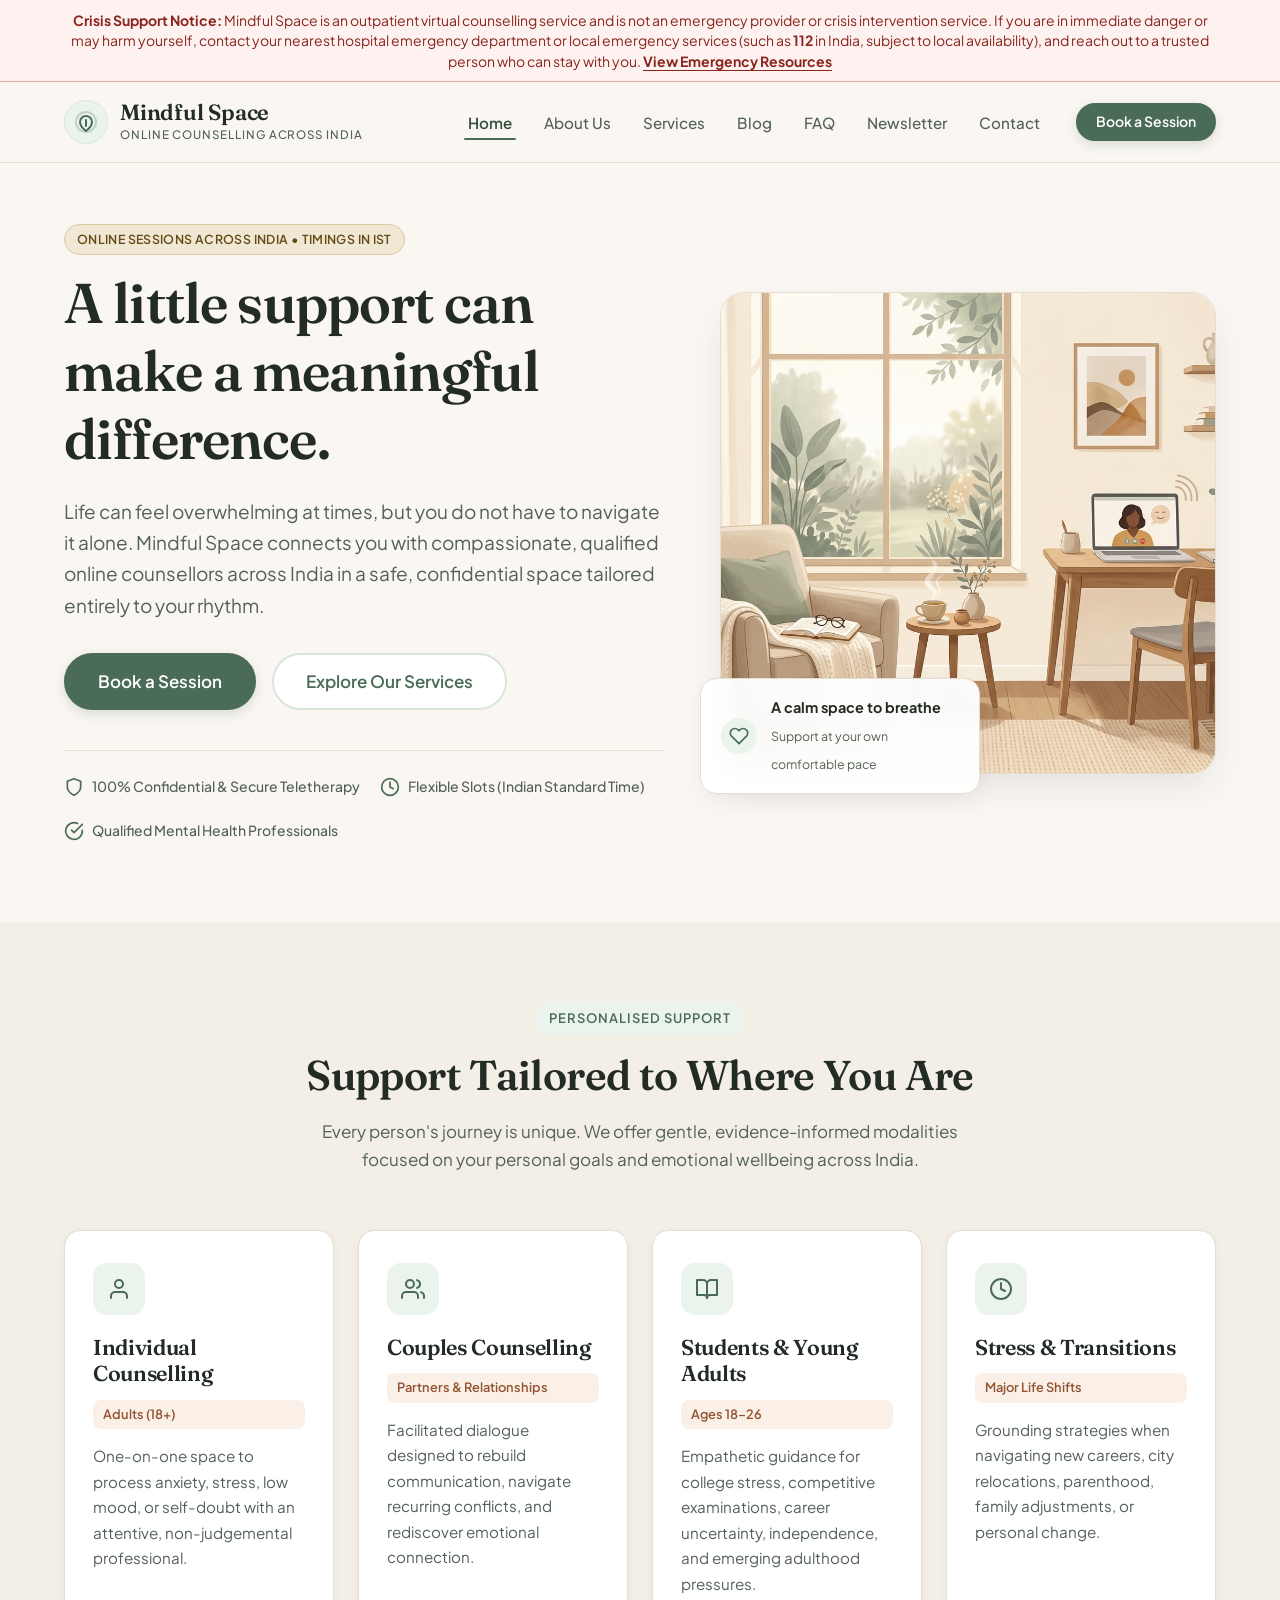
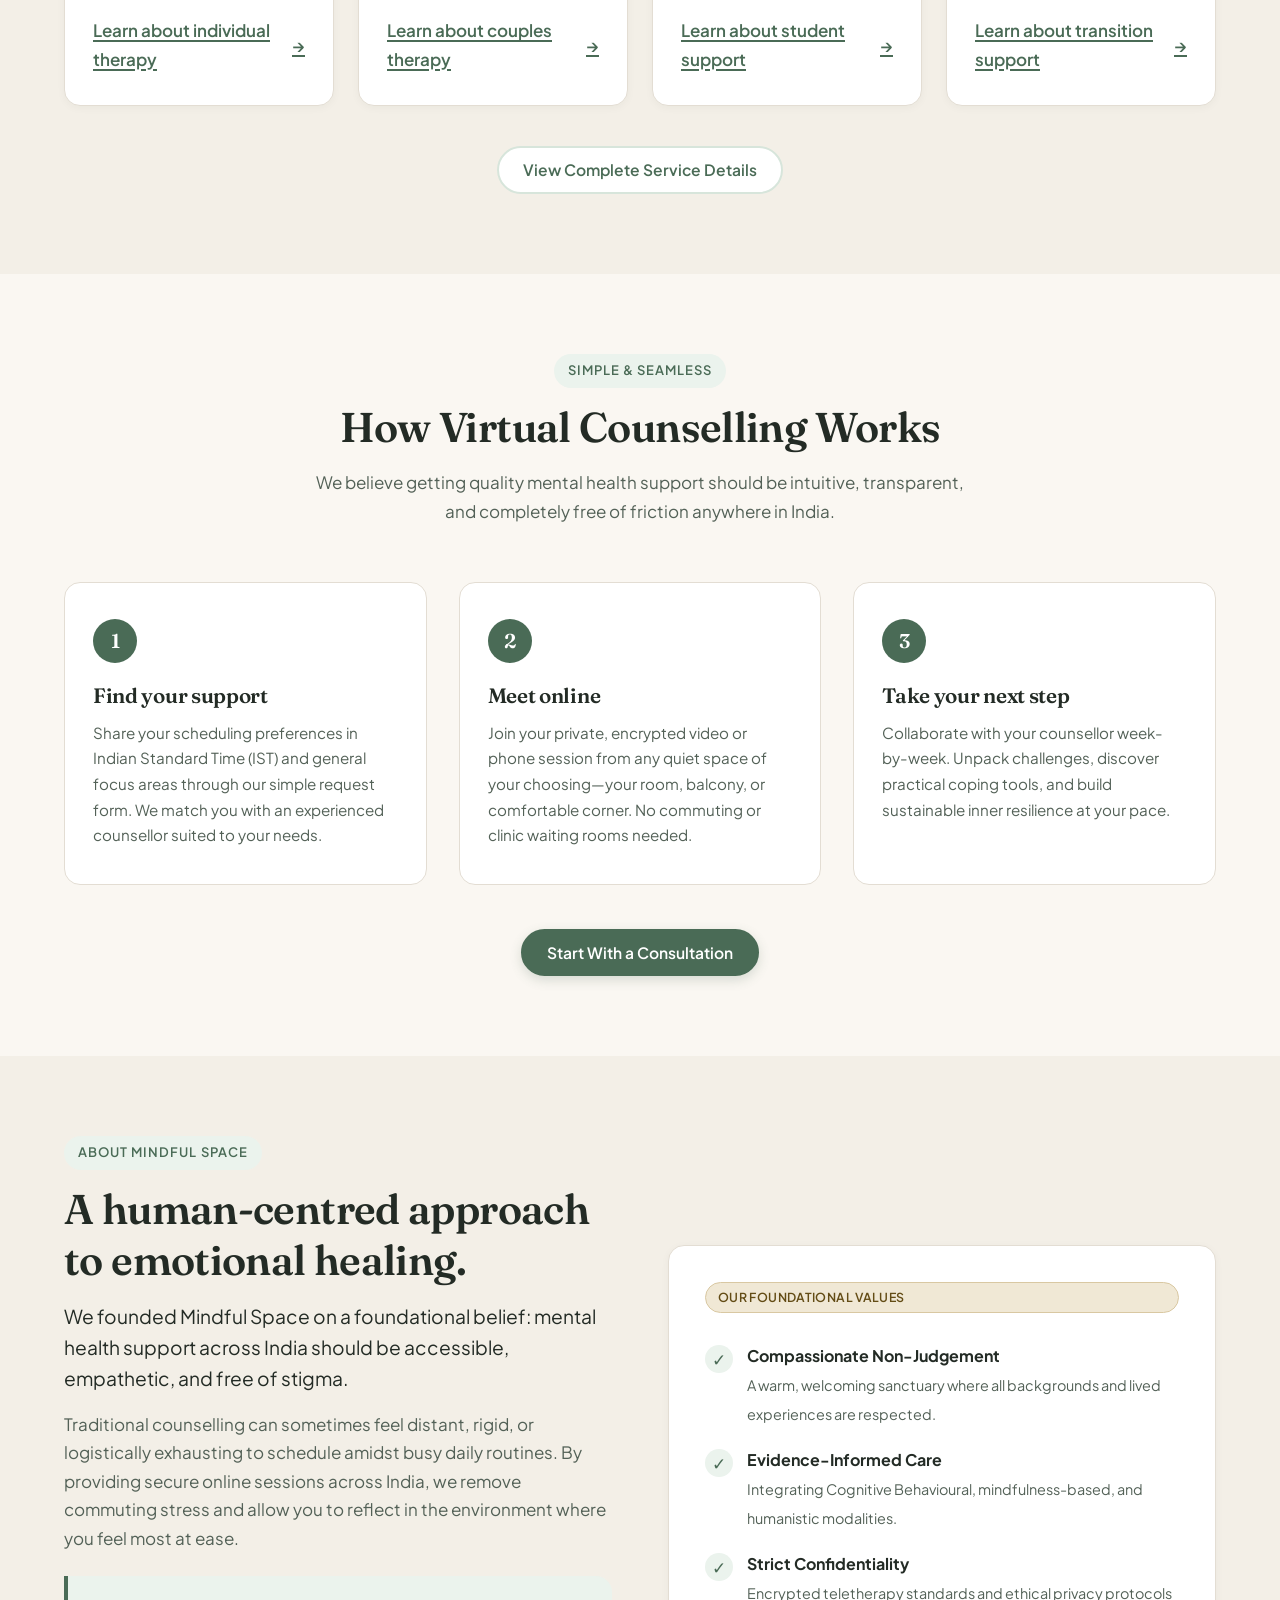
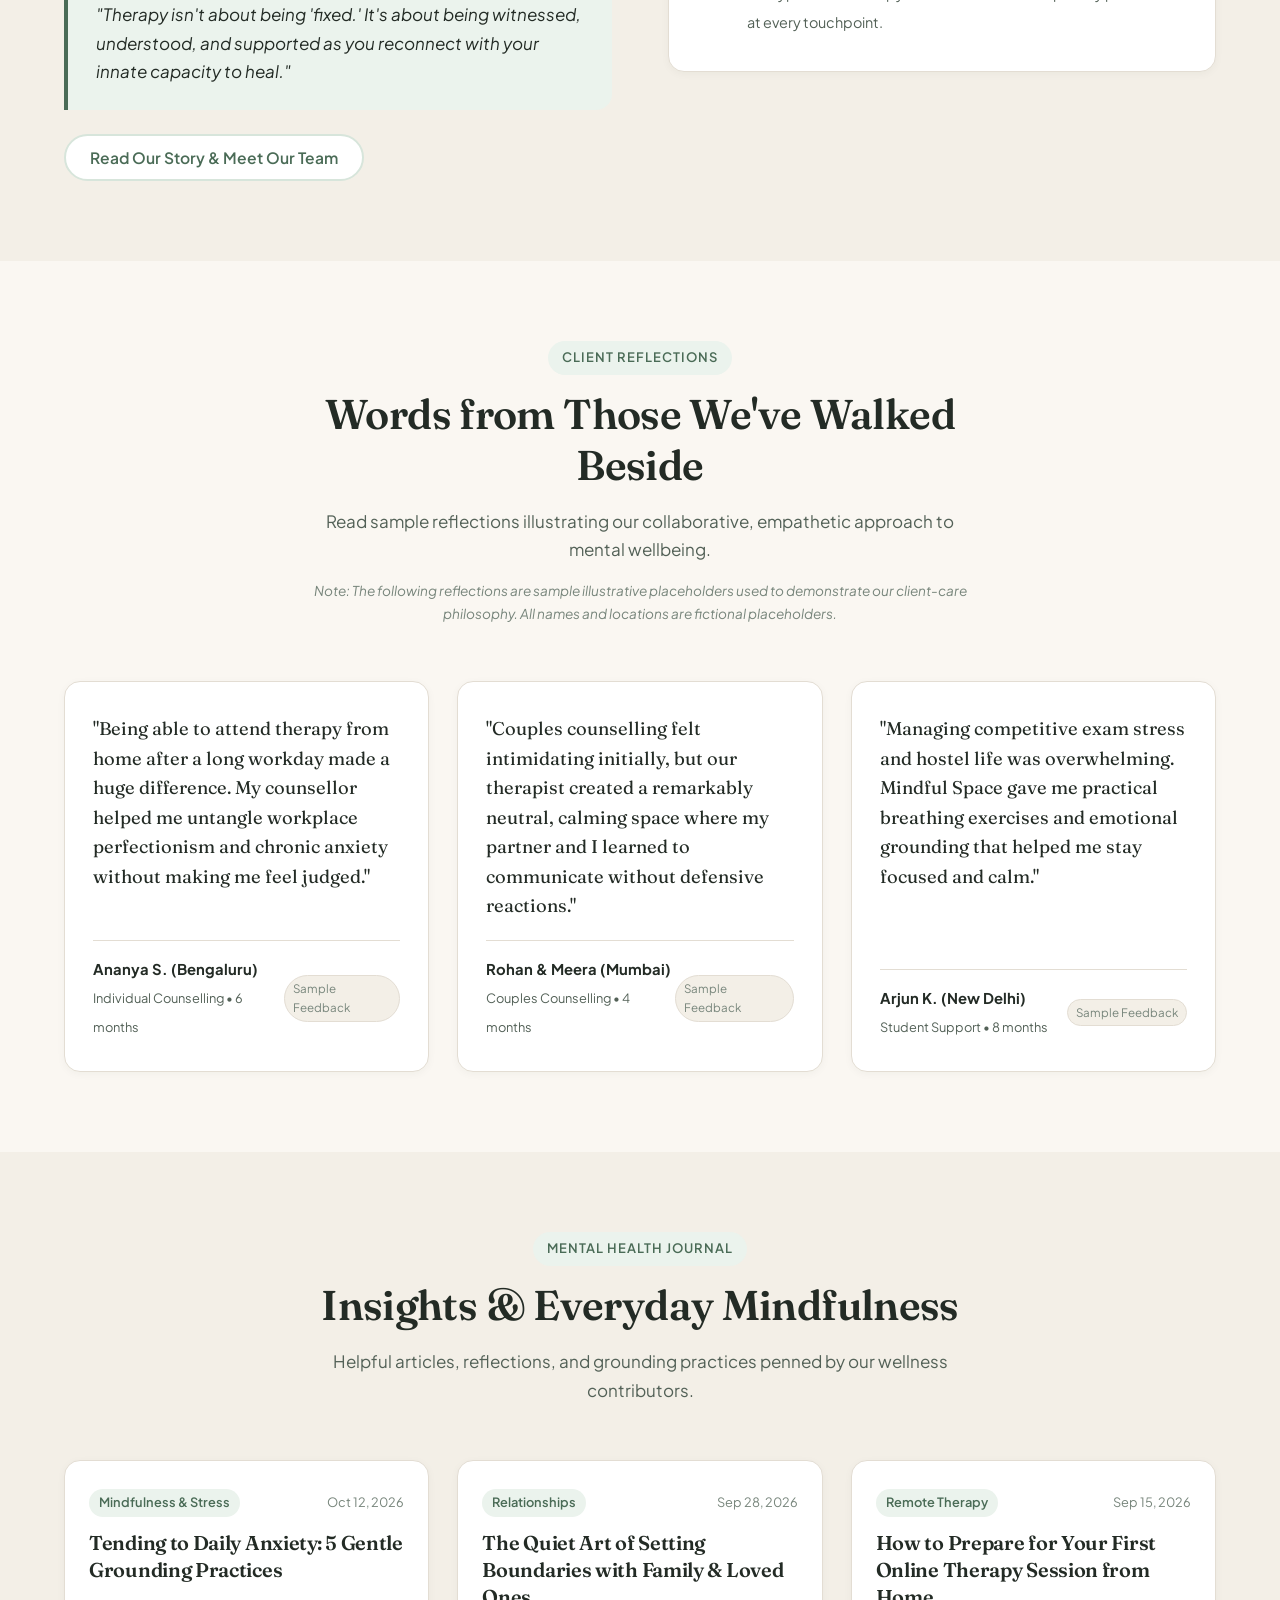
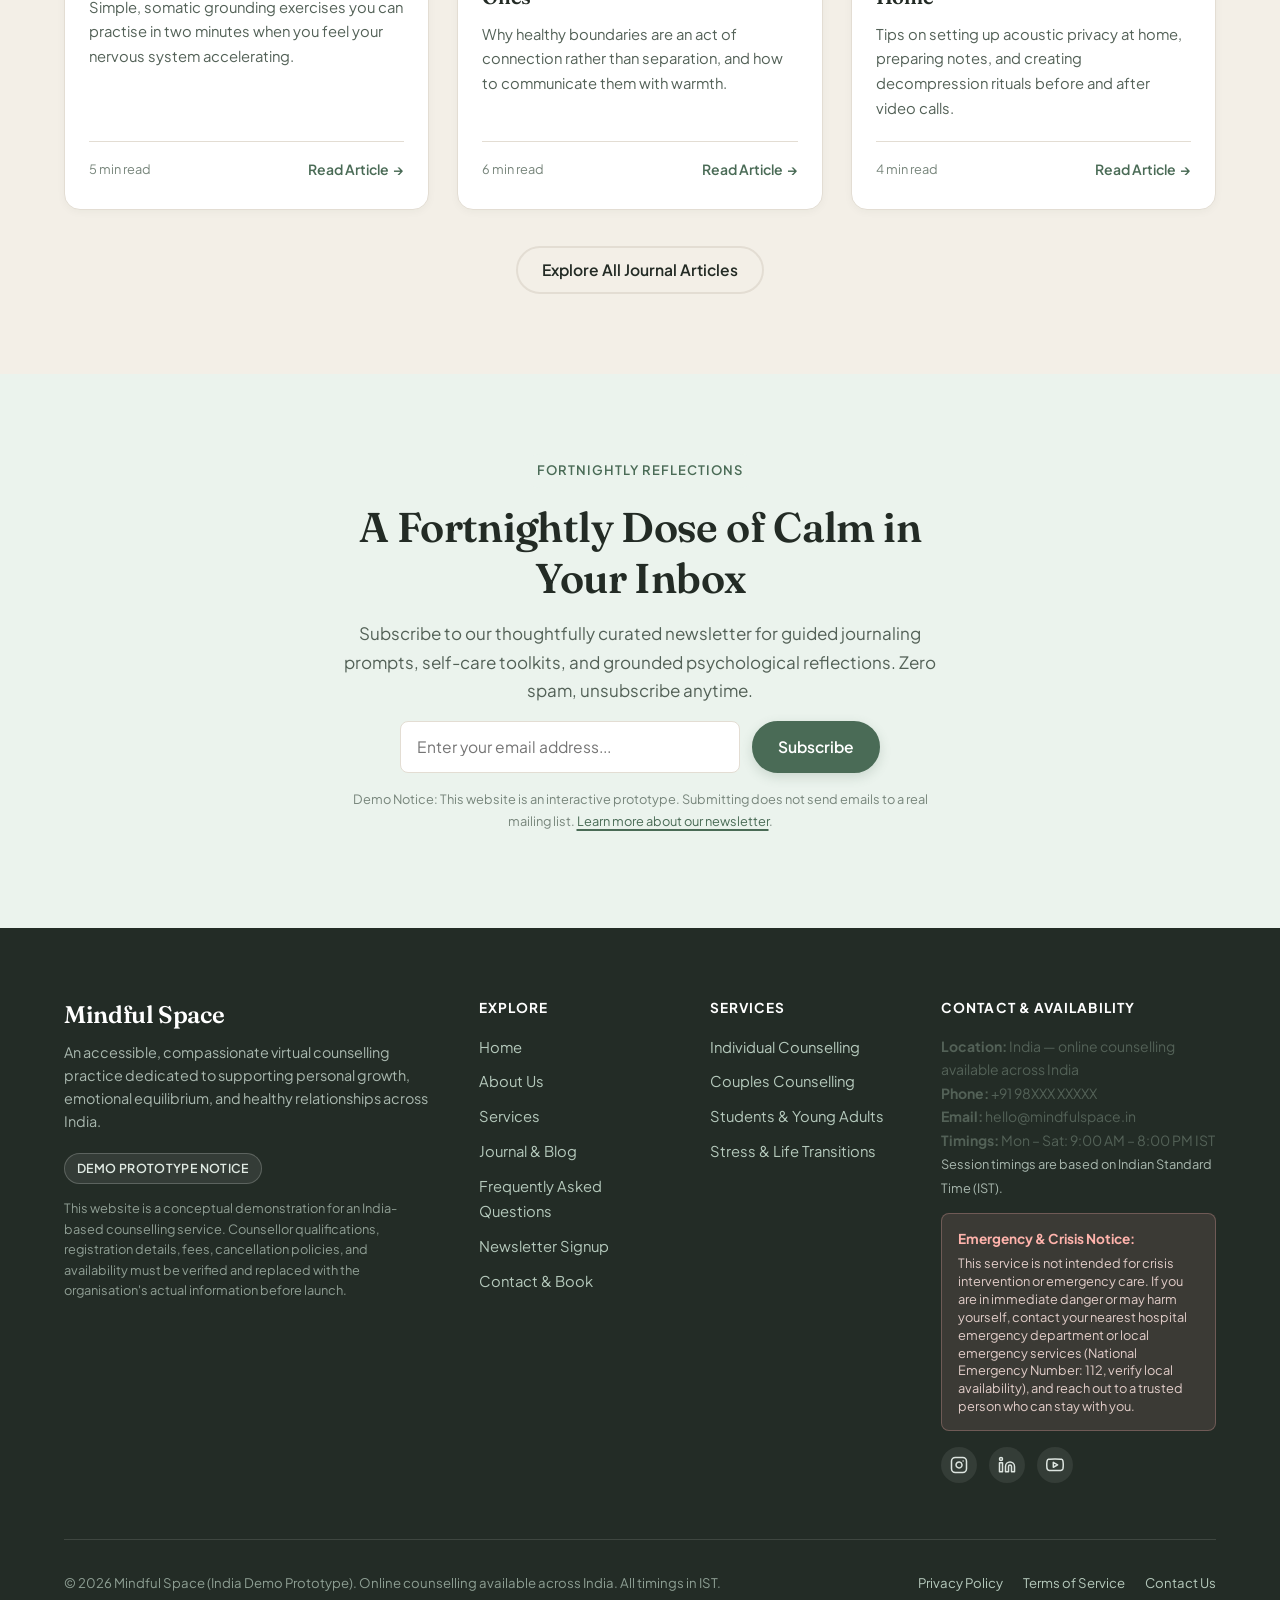
<file: agy/index.html>
<!DOCTYPE html>
<html lang="en">
<head>
  <meta charset="UTF-8">
  <meta name="viewport" content="width=device-width, initial-scale=1.0">
  <meta name="description" content="Mindful Space offers compassionate, professional online counselling across India in Indian Standard Time (IST). Find support for stress, relationships, emotional balance, and life transitions.">
  <title>Mindful Space | Compassionate Online Counselling Across India</title>

  <!-- Google Fonts: Fraunces & Plus Jakarta Sans -->
  <link rel="preconnect" href="https://fonts.googleapis.com">
  <link rel="preconnect" href="https://fonts.gstatic.com" crossorigin>
  <link href="https://fonts.googleapis.com/css2?family=Fraunces:ital,opsz,wght@0,9..144,400;0,9..144,600;0,9..144,700;1,9..144,400&family=Plus+Jakarta+Sans:wght@400;500;600;700&display=swap" rel="stylesheet">

  <link rel="stylesheet" href="style.css">
</head>
<body>
  <!-- Accessible Skip Link -->
  <a href="#main-content" class="skip-link">Skip to main content</a>

  <!-- Crisis / Urgent Notice Banner (India-specific) -->
  <aside class="crisis-top-bar" aria-label="Crisis Support Information">
    <div class="container">
      <strong>Crisis Support Notice:</strong> Mindful Space is an outpatient virtual counselling service and is not an emergency provider or crisis intervention service. If you are in immediate danger or may harm yourself, contact your nearest hospital emergency department or local emergency services (such as <strong>112</strong> in India, subject to local availability), and reach out to a trusted person who can stay with you. <a href="contact.html#crisis-resources">View Emergency Resources</a>
    </div>
  </aside>

  <!-- Main Site Header -->
  <header class="site-header">
    <div class="container nav-wrapper">
      <a href="index.html" class="brand-logo" aria-label="Mindful Space Home">
        <div class="brand-icon" aria-hidden="true">
          <!-- Elegant Leaf & Zen Circle SVG -->
          <svg width="24" height="24" viewBox="0 0 24 24" fill="none" stroke="currentColor" stroke-width="2" stroke-linecap="round" stroke-linejoin="round">
            <path d="M12 2a10 10 0 0 1 10 10c0 5.523-4.477 10-10 10S2 17.523 2 12A10 10 0 0 1 12 2z" opacity="0.25"/>
            <path d="M12 6c-3.314 0-6 2.686-6 6 0 4.5 6 9 6 9s6-4.5 6-9c0-3.314-2.686-6-6-6z"/>
            <path d="M12 10v6"/>
          </svg>
        </div>
        <div class="brand-text">
          <span class="brand-name">Mindful Space</span>
          <span class="brand-tagline">Online Counselling Across India</span>
        </div>
      </a>

      <!-- Hamburger Button (Mobile) -->
      <button class="menu-toggle" aria-expanded="false" aria-label="Open mobile navigation menu" aria-controls="primary-nav">
        <span></span>
        <span></span>
        <span></span>
      </button>

      <!-- Primary Navigation -->
      <nav id="primary-nav" class="main-nav" aria-label="Main Navigation">
        <ul class="nav-links">
          <li><a href="index.html" class="nav-link">Home</a></li>
          <li><a href="about.html" class="nav-link">About Us</a></li>
          <li><a href="services.html" class="nav-link">Services</a></li>
          <li><a href="blog.html" class="nav-link">Blog</a></li>
          <li><a href="faq.html" class="nav-link">FAQ</a></li>
          <li><a href="newsletter.html" class="nav-link">Newsletter</a></li>
          <li><a href="contact.html" class="nav-link">Contact</a></li>
        </ul>
        <div class="nav-cta-btn">
          <a href="contact.html#book" class="btn btn-primary btn-sm">Book a Session</a>
        </div>
      </nav>
    </div>
  </header>

  <main id="main-content">
    <!-- Hero Section -->
    <section class="hero" aria-labelledby="hero-heading">
      <div class="container hero-grid">
        <div class="hero-content">
          <span class="demo-tag">Online Sessions Across India • Timings in IST</span>
          <h1 id="hero-heading" class="hero-title">A little support can make a meaningful difference.</h1>
          <p class="hero-subtitle">
            Life can feel overwhelming at times, but you do not have to navigate it alone. Mindful Space connects you with compassionate, qualified online counsellors across India in a safe, confidential space tailored entirely to your rhythm.
          </p>
          <div class="hero-actions">
            <a href="contact.html#book" class="btn btn-primary btn-lg">Book a Session</a>
            <a href="services.html" class="btn btn-secondary btn-lg">Explore Our Services</a>
          </div>

          <!-- Trust Badges -->
          <div class="hero-badges">
            <div class="hero-badge-item">
              <svg class="hero-badge-icon" viewBox="0 0 24 24" fill="none" stroke="currentColor" stroke-width="2" stroke-linecap="round" stroke-linejoin="round" aria-hidden="true">
                <path d="M12 22s8-4 8-10V5l-8-3-8 3v7c0 6 8 10 8 10z"/>
              </svg>
              <span>100% Confidential & Secure Teletherapy</span>
            </div>
            <div class="hero-badge-item">
              <svg class="hero-badge-icon" viewBox="0 0 24 24" fill="none" stroke="currentColor" stroke-width="2" stroke-linecap="round" stroke-linejoin="round" aria-hidden="true">
                <circle cx="12" cy="12" r="10"/>
                <path d="M12 6v6l4 2"/>
              </svg>
              <span>Flexible Slots (Indian Standard Time)</span>
            </div>
            <div class="hero-badge-item">
              <svg class="hero-badge-icon" viewBox="0 0 24 24" fill="none" stroke="currentColor" stroke-width="2" stroke-linecap="round" stroke-linejoin="round" aria-hidden="true">
                <path d="M22 11.08V12a10 10 0 1 1-5.93-9.14"/>
                <polyline points="22 4 12 14.01 9 11.01"/>
              </svg>
              <span>Qualified Mental Health Professionals</span>
            </div>
          </div>
        </div>

        <div class="hero-visual">
          <div class="hero-image-card">
            <img src="assets/images/hero-calm.jpg" alt="A serene sunlit room with botanical greenery, a cozy chair with a warm cup of tea, and a laptop displaying a supportive virtual counselling session" width="600" height="480">
          </div>
          <div class="hero-floating-card">
            <div class="floating-icon" aria-hidden="true">
              <svg width="20" height="20" viewBox="0 0 24 24" fill="none" stroke="currentColor" stroke-width="2" stroke-linecap="round" stroke-linejoin="round">
                <path d="M20.84 4.61a5.5 5.5 0 0 0-7.78 0L12 5.67l-1.06-1.06a5.5 5.5 0 0 0-7.78 7.78l1.06 1.06L12 21.23l7.78-7.78 1.06-1.06a5.5 5.5 0 0 0 0-7.78z"/>
              </svg>
            </div>
            <div class="floating-text">
              <strong>A calm space to breathe</strong>
              <span>Support at your own comfortable pace</span>
            </div>
          </div>
        </div>
      </div>
    </section>

    <!-- Services Preview Section -->
    <section class="section section-alt" aria-labelledby="services-preview-heading">
      <div class="container">
        <div class="section-header">
          <span class="section-tag">Personalised Support</span>
          <h2 id="services-preview-heading">Support Tailored to Where You Are</h2>
          <p>Every person's journey is unique. We offer gentle, evidence-informed modalities focused on your personal goals and emotional wellbeing across India.</p>
        </div>

        <div class="cards-grid-4">
          <!-- Service 1 -->
          <article class="card service-card">
            <div class="service-icon-wrapper" aria-hidden="true">
              <svg width="24" height="24" viewBox="0 0 24 24" fill="none" stroke="currentColor" stroke-width="2" stroke-linecap="round" stroke-linejoin="round">
                <path d="M20 21v-2a4 4 0 0 0-4-4H8a4 4 0 0 0-4 4v2"/>
                <circle cx="12" cy="7" r="4"/>
              </svg>
            </div>
            <h3>Individual Counselling</h3>
            <span class="service-audience">Adults (18+)</span>
            <p>One-on-one space to process anxiety, stress, low mood, or self-doubt with an attentive, non-judgemental professional.</p>
            <a href="services.html#individual" class="service-link">
              Learn about individual therapy
              <span aria-hidden="true">→</span>
            </a>
          </article>

          <!-- Service 2 -->
          <article class="card service-card">
            <div class="service-icon-wrapper" aria-hidden="true">
              <svg width="24" height="24" viewBox="0 0 24 24" fill="none" stroke="currentColor" stroke-width="2" stroke-linecap="round" stroke-linejoin="round">
                <path d="M17 21v-2a4 4 0 0 0-4-4H5a4 4 0 0 0-4 4v2"/>
                <circle cx="9" cy="7" r="4"/>
                <path d="M23 21v-2a4 4 0 0 0-3-3.87"/>
                <path d="M16 3.13a4 4 0 0 1 0 7.75"/>
              </svg>
            </div>
            <h3>Couples Counselling</h3>
            <span class="service-audience">Partners & Relationships</span>
            <p>Facilitated dialogue designed to rebuild communication, navigate recurring conflicts, and rediscover emotional connection.</p>
            <a href="services.html#couples" class="service-link">
              Learn about couples therapy
              <span aria-hidden="true">→</span>
            </a>
          </article>

          <!-- Service 3 -->
          <article class="card service-card">
            <div class="service-icon-wrapper" aria-hidden="true">
              <svg width="24" height="24" viewBox="0 0 24 24" fill="none" stroke="currentColor" stroke-width="2" stroke-linecap="round" stroke-linejoin="round">
                <path d="M2 3h6a4 4 0 0 1 4 4v14a3 3 0 0 0-3-3H2z"/>
                <path d="M22 3h-6a4 4 0 0 0-4 4v14a3 3 0 0 1 3-3h7z"/>
              </svg>
            </div>
            <h3>Students & Young Adults</h3>
            <span class="service-audience">Ages 18–26</span>
            <p>Empathetic guidance for college stress, competitive examinations, career uncertainty, independence, and emerging adulthood pressures.</p>
            <a href="services.html#students" class="service-link">
              Learn about student support
              <span aria-hidden="true">→</span>
            </a>
          </article>

          <!-- Service 4 -->
          <article class="card service-card">
            <div class="service-icon-wrapper" aria-hidden="true">
              <svg width="24" height="24" viewBox="0 0 24 24" fill="none" stroke="currentColor" stroke-width="2" stroke-linecap="round" stroke-linejoin="round">
                <circle cx="12" cy="12" r="10"/>
                <polyline points="12 6 12 12 16 14"/>
              </svg>
            </div>
            <h3>Stress & Transitions</h3>
            <span class="service-audience">Major Life Shifts</span>
            <p>Grounding strategies when navigating new careers, city relocations, parenthood, family adjustments, or personal change.</p>
            <a href="services.html#transitions" class="service-link">
              Learn about transition support
              <span aria-hidden="true">→</span>
            </a>
          </article>
        </div>

        <div style="text-align: center; margin-top: 40px;">
          <a href="services.html" class="btn btn-secondary">View Complete Service Details</a>
        </div>
      </div>
    </section>

    <!-- 'How It Works' Section -->
    <section class="section" aria-labelledby="how-it-works-heading">
      <div class="container">
        <div class="section-header">
          <span class="section-tag">Simple & Seamless</span>
          <h2 id="how-it-works-heading">How Virtual Counselling Works</h2>
          <p>We believe getting quality mental health support should be intuitive, transparent, and completely free of friction anywhere in India.</p>
        </div>

        <div class="steps-grid">
          <!-- Step 1 -->
          <div class="step-card">
            <div class="step-number" aria-hidden="true">1</div>
            <h3>Find your support</h3>
            <p>Share your scheduling preferences in Indian Standard Time (IST) and general focus areas through our simple request form. We match you with an experienced counsellor suited to your needs.</p>
          </div>

          <!-- Step 2 -->
          <div class="step-card">
            <div class="step-number" aria-hidden="true">2</div>
            <h3>Meet online</h3>
            <p>Join your private, encrypted video or phone session from any quiet space of your choosing—your room, balcony, or comfortable corner. No commuting or clinic waiting rooms needed.</p>
          </div>

          <!-- Step 3 -->
          <div class="step-card">
            <div class="step-number" aria-hidden="true">3</div>
            <h3>Take your next step</h3>
            <p>Collaborate with your counsellor week-by-week. Unpack challenges, discover practical coping tools, and build sustainable inner resilience at your pace.</p>
          </div>
        </div>

        <div style="text-align: center; margin-top: 44px;">
          <a href="contact.html#book" class="btn btn-primary">Start With a Consultation</a>
        </div>
      </div>
    </section>

    <!-- About Preview Section -->
    <section class="section section-alt" aria-labelledby="about-preview-heading">
      <div class="container about-split">
        <div>
          <span class="section-tag">About Mindful Space</span>
          <h2 id="about-preview-heading">A human-centred approach to emotional healing.</h2>
          <p class="lead">
            We founded Mindful Space on a foundational belief: mental health support across India should be accessible, empathetic, and free of stigma.
          </p>
          <p>
            Traditional counselling can sometimes feel distant, rigid, or logistically exhausting to schedule amidst busy daily routines. By providing secure online sessions across India, we remove commuting stress and allow you to reflect in the environment where you feel most at ease.
          </p>
          <div class="quote-box">
            "Therapy isn't about being 'fixed.' It's about being witnessed, understood, and supported as you reconnect with your innate capacity to heal."
          </div>
          <div style="margin-top: 24px;">
            <a href="about.html" class="btn btn-secondary">Read Our Story & Meet Our Team</a>
          </div>
        </div>

        <div>
          <div class="card" style="padding: 36px;">
            <span class="demo-tag">Our Foundational Values</span>
            <ul style="list-style: none; display: flex; flex-direction: column; gap: 20px; margin-top: 16px;">
              <li style="display: flex; gap: 14px; align-items: flex-start;">
                <div style="width: 28px; height: 28px; border-radius: 50%; background-color: var(--color-primary-light); display: flex; align-items: center; justify-content: center; color: var(--color-primary); flex-shrink: 0; margin-top: 2px;">✓</div>
                <div>
                  <strong style="display: block; color: var(--color-text-main); font-size: 1rem;">Compassionate Non-Judgement</strong>
                  <span style="font-size: 0.9rem; color: var(--color-text-muted);">A warm, welcoming sanctuary where all backgrounds and lived experiences are respected.</span>
                </div>
              </li>
              <li style="display: flex; gap: 14px; align-items: flex-start;">
                <div style="width: 28px; height: 28px; border-radius: 50%; background-color: var(--color-primary-light); display: flex; align-items: center; justify-content: center; color: var(--color-primary); flex-shrink: 0; margin-top: 2px;">✓</div>
                <div>
                  <strong style="display: block; color: var(--color-text-main); font-size: 1rem;">Evidence-Informed Care</strong>
                  <span style="font-size: 0.9rem; color: var(--color-text-muted);">Integrating Cognitive Behavioural, mindfulness-based, and humanistic modalities.</span>
                </div>
              </li>
              <li style="display: flex; gap: 14px; align-items: flex-start;">
                <div style="width: 28px; height: 28px; border-radius: 50%; background-color: var(--color-primary-light); display: flex; align-items: center; justify-content: center; color: var(--color-primary); flex-shrink: 0; margin-top: 2px;">✓</div>
                <div>
                  <strong style="display: block; color: var(--color-text-main); font-size: 1rem;">Strict Confidentiality</strong>
                  <span style="font-size: 0.9rem; color: var(--color-text-muted);">Encrypted teletherapy standards and ethical privacy protocols at every touchpoint.</span>
                </div>
              </li>
            </ul>
          </div>
        </div>
      </div>
    </section>

    <!-- Testimonials Section -->
    <section class="section" aria-labelledby="testimonials-heading">
      <div class="container">
        <div class="section-header">
          <span class="section-tag">Client Reflections</span>
          <h2 id="testimonials-heading">Words from Those We've Walked Beside</h2>
          <p>Read sample reflections illustrating our collaborative, empathetic approach to mental wellbeing.</p>
          <p style="font-size: 0.85rem; color: var(--color-text-light); margin-top: 8px;">
            <em>Note: The following reflections are sample illustrative placeholders used to demonstrate our client-care philosophy. All names and locations are fictional placeholders.</em>
          </p>
        </div>

        <div class="cards-grid">
          <!-- Testimonial 1 -->
          <div class="testimonial-card">
            <p class="testimonial-quote">
              "Being able to attend therapy from home after a long workday made a huge difference. My counsellor helped me untangle workplace perfectionism and chronic anxiety without making me feel judged."
            </p>
            <div class="testimonial-author">
              <div class="author-meta">
                <strong>Ananya S. (Bengaluru)</strong>
                <span>Individual Counselling • 6 months</span>
              </div>
              <span class="sample-notice-pill">Sample Feedback</span>
            </div>
          </div>

          <!-- Testimonial 2 -->
          <div class="testimonial-card">
            <p class="testimonial-quote">
              "Couples counselling felt intimidating initially, but our therapist created a remarkably neutral, calming space where my partner and I learned to communicate without defensive reactions."
            </p>
            <div class="testimonial-author">
              <div class="author-meta">
                <strong>Rohan & Meera (Mumbai)</strong>
                <span>Couples Counselling • 4 months</span>
              </div>
              <span class="sample-notice-pill">Sample Feedback</span>
            </div>
          </div>

          <!-- Testimonial 3 -->
          <div class="testimonial-card">
            <p class="testimonial-quote">
              "Managing competitive exam stress and hostel life was overwhelming. Mindful Space gave me practical breathing exercises and emotional grounding that helped me stay focused and calm."
            </p>
            <div class="testimonial-author">
              <div class="author-meta">
                <strong>Arjun K. (New Delhi)</strong>
                <span>Student Support • 8 months</span>
              </div>
              <span class="sample-notice-pill">Sample Feedback</span>
            </div>
          </div>
        </div>
      </div>
    </section>

    <!-- Blog Preview Section -->
    <section class="section section-alt" aria-labelledby="blog-preview-heading">
      <div class="container">
        <div class="section-header">
          <span class="section-tag">Mental Health Journal</span>
          <h2 id="blog-preview-heading">Insights & Everyday Mindfulness</h2>
          <p>Helpful articles, reflections, and grounding practices penned by our wellness contributors.</p>
        </div>

        <div class="cards-grid">
          <!-- Article 1 -->
          <article class="blog-card">
            <div class="blog-card-body">
              <div class="blog-meta-top">
                <span class="blog-category">Mindfulness & Stress</span>
                <span class="blog-date">Oct 12, 2026</span>
              </div>
              <h3>Tending to Daily Anxiety: 5 Gentle Grounding Practices</h3>
              <p class="blog-excerpt">Simple, somatic grounding exercises you can practise in two minutes when you feel your nervous system accelerating.</p>
              <div class="blog-read-action">
                <span class="read-time">5 min read</span>
                <a href="blog.html" class="read-btn">Read Article <span aria-hidden="true">→</span></a>
              </div>
            </div>
          </article>

          <!-- Article 2 -->
          <article class="blog-card">
            <div class="blog-card-body">
              <div class="blog-meta-top">
                <span class="blog-category">Relationships</span>
                <span class="blog-date">Sep 28, 2026</span>
              </div>
              <h3>The Quiet Art of Setting Boundaries with Family & Loved Ones</h3>
              <p class="blog-excerpt">Why healthy boundaries are an act of connection rather than separation, and how to communicate them with warmth.</p>
              <div class="blog-read-action">
                <span class="read-time">6 min read</span>
                <a href="blog.html" class="read-btn">Read Article <span aria-hidden="true">→</span></a>
              </div>
            </div>
          </article>

          <!-- Article 3 -->
          <article class="blog-card">
            <div class="blog-card-body">
              <div class="blog-meta-top">
                <span class="blog-category">Remote Therapy</span>
                <span class="blog-date">Sep 15, 2026</span>
              </div>
              <h3>How to Prepare for Your First Online Therapy Session from Home</h3>
              <p class="blog-excerpt">Tips on setting up acoustic privacy at home, preparing notes, and creating decompression rituals before and after video calls.</p>
              <div class="blog-read-action">
                <span class="read-time">4 min read</span>
                <a href="blog.html" class="read-btn">Read Article <span aria-hidden="true">→</span></a>
              </div>
            </div>
          </article>
        </div>

        <div style="text-align: center; margin-top: 36px;">
          <a href="blog.html" class="btn btn-outline">Explore All Journal Articles</a>
        </div>
      </div>
    </section>

    <!-- Newsletter Signup Section -->
    <section class="section section-tint" aria-labelledby="newsletter-preview-heading">
      <div class="container text-center" style="max-width: 640px;">
        <span class="section-tag">Fortnightly Reflections</span>
        <h2 id="newsletter-preview-heading">A Fortnightly Dose of Calm in Your Inbox</h2>
        <p>Subscribe to our thoughtfully curated newsletter for guided journaling prompts, self-care toolkits, and grounded psychological reflections. Zero spam, unsubscribe anytime.</p>
        
        <form class="newsletter-inline-form" aria-label="Quick newsletter signup form">
          <label for="home-newsletter-email" class="sr-only">Your email address</label>
          <input type="email" id="home-newsletter-email" class="form-input" placeholder="Enter your email address..." required>
          <button type="submit" class="btn btn-primary">Subscribe</button>
        </form>
        <div class="newsletter-feedback" style="margin-top: 12px; font-size: 0.85rem;" aria-live="polite"></div>

        <p style="font-size: 0.8rem; color: var(--color-text-light); margin-top: 16px;">
          Demo Notice: This website is an interactive prototype. Submitting does not send emails to a real mailing list. <a href="newsletter.html">Learn more about our newsletter</a>.
        </p>
      </div>
    </section>
  </main>

  <!-- Complete Site Footer (India-specific) -->
  <footer class="site-footer">
    <div class="container">
      <div class="footer-grid">
        <!-- Col 1: Brand & Demo Disclaimer -->
        <div class="footer-brand">
          <h3>Mindful Space</h3>
          <p>
            An accessible, compassionate virtual counselling practice dedicated to supporting personal growth, emotional equilibrium, and healthy relationships across India.
          </p>
          <div class="demo-tag" style="background: rgba(255,255,255,0.08); color: #E0EAE3; border-color: rgba(255,255,255,0.2);">
            Demo Prototype Notice
          </div>
          <p style="font-size: 0.8rem; color: #8F9E94;">
            This website is a conceptual demonstration for an India-based counselling service. Counsellor qualifications, registration details, fees, cancellation policies, and availability must be verified and replaced with the organisation's actual information before launch.
          </p>
        </div>

        <!-- Col 2: Navigation Links -->
        <div>
          <h4 class="footer-heading">Explore</h4>
          <ul class="footer-links-list">
            <li><a href="index.html">Home</a></li>
            <li><a href="about.html">About Us</a></li>
            <li><a href="services.html">Services</a></li>
            <li><a href="blog.html">Journal & Blog</a></li>
            <li><a href="faq.html">Frequently Asked Questions</a></li>
            <li><a href="newsletter.html">Newsletter Signup</a></li>
            <li><a href="contact.html">Contact & Book</a></li>
          </ul>
        </div>

        <!-- Col 3: Services -->
        <div>
          <h4 class="footer-heading">Services</h4>
          <ul class="footer-links-list">
            <li><a href="services.html#individual">Individual Counselling</a></li>
            <li><a href="services.html#couples">Couples Counselling</a></li>
            <li><a href="services.html#students">Students & Young Adults</a></li>
            <li><a href="services.html#transitions">Stress & Life Transitions</a></li>
          </ul>
        </div>

        <!-- Col 4: Contact & Crisis Notice -->
        <div>
          <h4 class="footer-heading">Contact & Availability</h4>
          <p style="font-size: 0.875rem; margin-bottom: 8px;">
            <strong>Location:</strong> India — online counselling available across India<br>
            <strong>Phone:</strong> +91 98XXX XXXXX<br>
            <strong>Email:</strong> hello@mindfulspace.in<br>
            <strong>Timings:</strong> Mon – Sat: 9:00 AM – 8:00 PM IST<br>
            <span style="font-size: 0.8rem; color: #A9B8AF;">Session timings are based on Indian Standard Time (IST).</span>
          </p>

          <div class="footer-crisis-box">
            <strong>Emergency & Crisis Notice:</strong>
            <p>This service is not intended for crisis intervention or emergency care. If you are in immediate danger or may harm yourself, contact your nearest hospital emergency department or local emergency services (National Emergency Number: 112, verify local availability), and reach out to a trusted person who can stay with you.</p>
          </div>

          <div class="footer-socials" aria-label="Social media links">
            <a href="#" class="social-icon-link" aria-label="Mindful Space on Instagram (Demo link)">
              <svg width="18" height="18" viewBox="0 0 24 24" fill="none" stroke="currentColor" stroke-width="2" stroke-linecap="round" stroke-linejoin="round"><rect x="2" y="2" width="20" height="20" rx="5" ry="5"/><path d="M16 11.37A4 4 0 1 1 12.63 8 4 4 0 0 1 16 11.37z"/><line x1="17.5" y1="6.5" x2="17.51" y2="6.5"/></svg>
            </a>
            <a href="#" class="social-icon-link" aria-label="Mindful Space on LinkedIn (Demo link)">
              <svg width="18" height="18" viewBox="0 0 24 24" fill="none" stroke="currentColor" stroke-width="2" stroke-linecap="round" stroke-linejoin="round"><path d="M16 8a6 6 0 0 1 6 6v7h-4v-7a2 2 0 0 0-2-2 2 2 0 0 0-2 2v7h-4v-7a6 6 0 0 1 6-6z"/><rect x="2" y="9" width="4" height="12"/><circle cx="4" cy="4" r="2"/></svg>
            </a>
            <a href="#" class="social-icon-link" aria-label="Mindful Space on YouTube (Demo link)">
              <svg width="18" height="18" viewBox="0 0 24 24" fill="none" stroke="currentColor" stroke-width="2" stroke-linecap="round" stroke-linejoin="round"><path d="M22.54 6.42a2.78 2.78 0 0 0-1.94-2C18.88 4 12 4 12 4s-6.88 0-8.6.46a2.78 2.78 0 0 0-1.94 2A29 29 0 0 0 1 11.75a29 29 0 0 0 .46 5.33A2.78 2.78 0 0 0 3.4 19c1.72.46 8.6.46 8.6.46s6.88 0 8.6-.46a2.78 2.78 0 0 0 1.94-2 29 29 0 0 0 .46-5.25 29 29 0 0 0-.46-5.33z"/><polygon points="9.75 15.02 15.5 11.75 9.75 8.48 9.75 15.02"/></svg>
            </a>
          </div>
        </div>
      </div>

      <!-- Footer Bottom -->
      <div class="footer-bottom">
        <div>
          &copy; 2026 Mindful Space (India Demo Prototype). Online counselling available across India. All timings in IST.
        </div>
        <div class="footer-legal-links">
          <a href="privacy.html">Privacy Policy</a>
          <a href="terms.html">Terms of Service</a>
          <a href="contact.html">Contact Us</a>
        </div>
      </div>
    </div>
  </footer>

  <!-- Floating Back to Top Button -->
  <button class="back-to-top" aria-label="Scroll back to top">
    <svg width="22" height="22" viewBox="0 0 24 24" fill="none" stroke="currentColor" stroke-width="2.5" stroke-linecap="round" stroke-linejoin="round" aria-hidden="true">
      <polyline points="18 15 12 9 6 15"/>
    </svg>
  </button>

  <script src="script.js"></script>
</body>
</html>
</file>
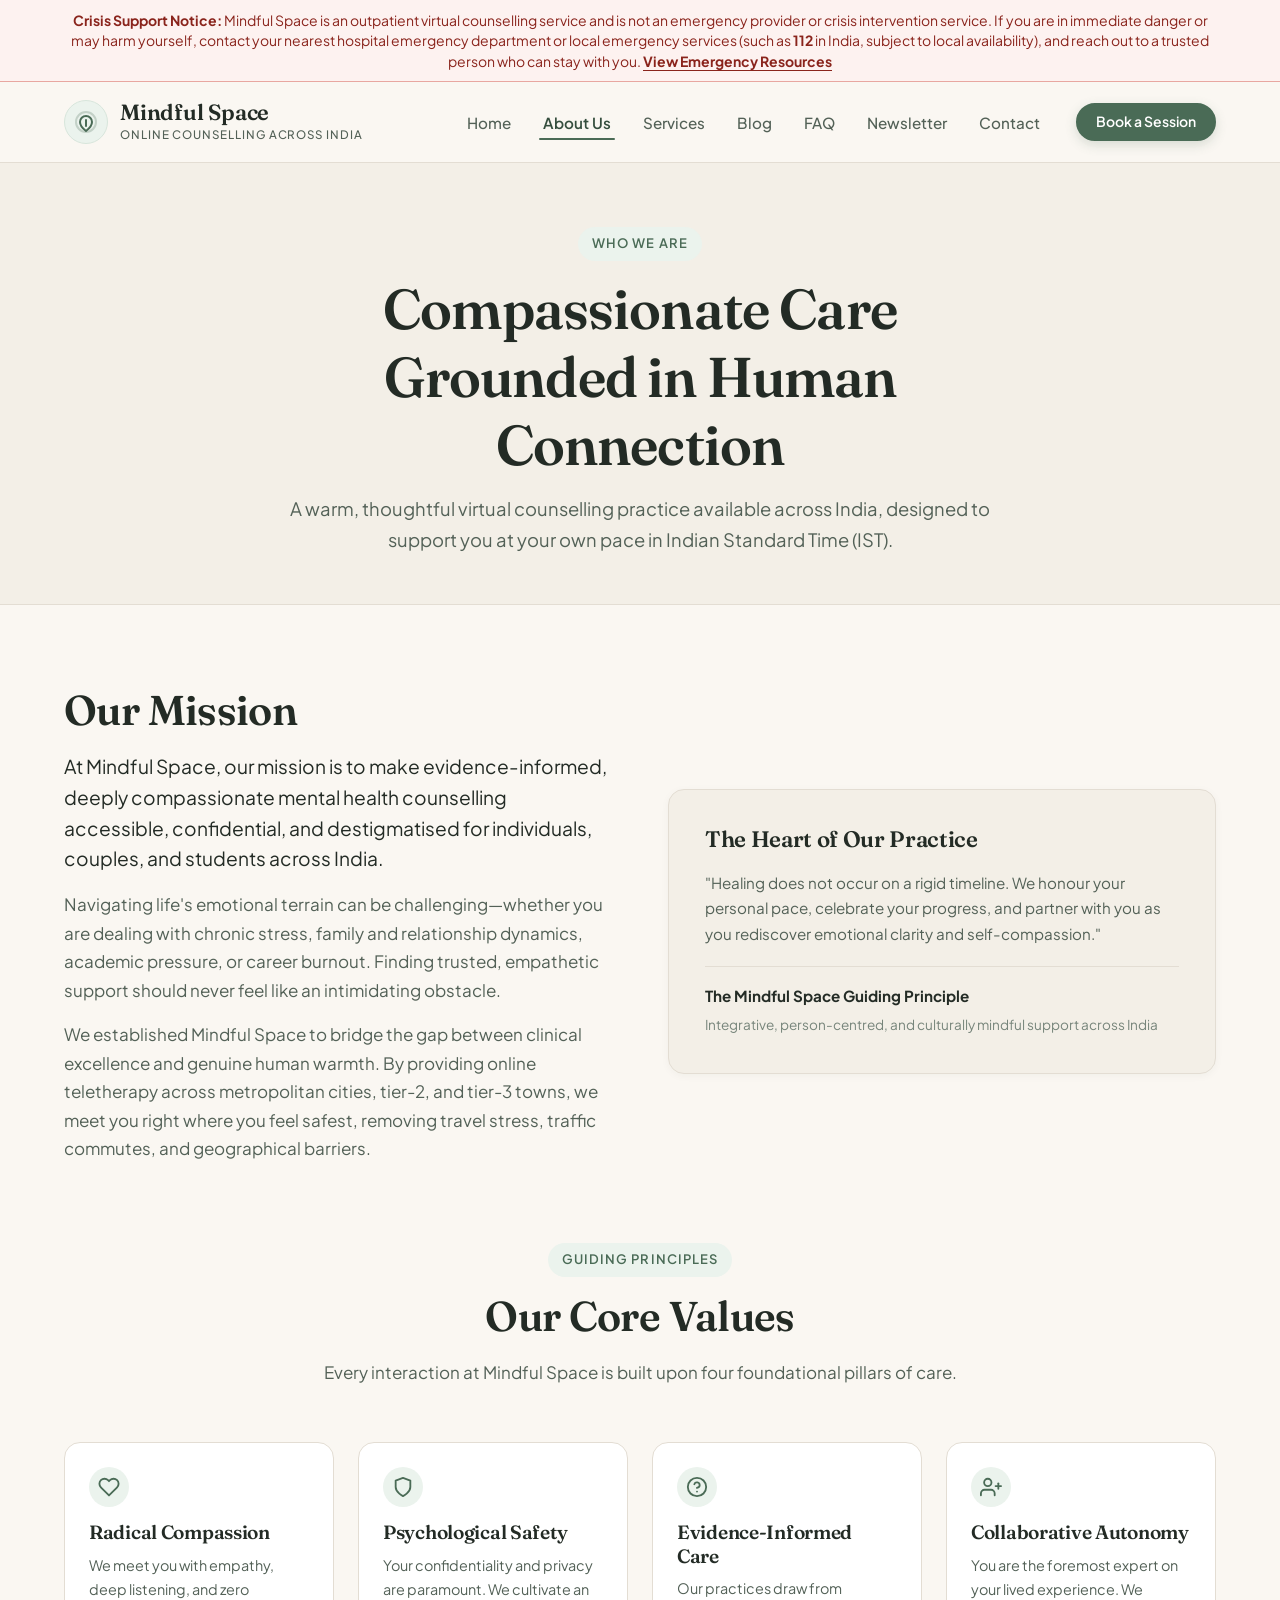
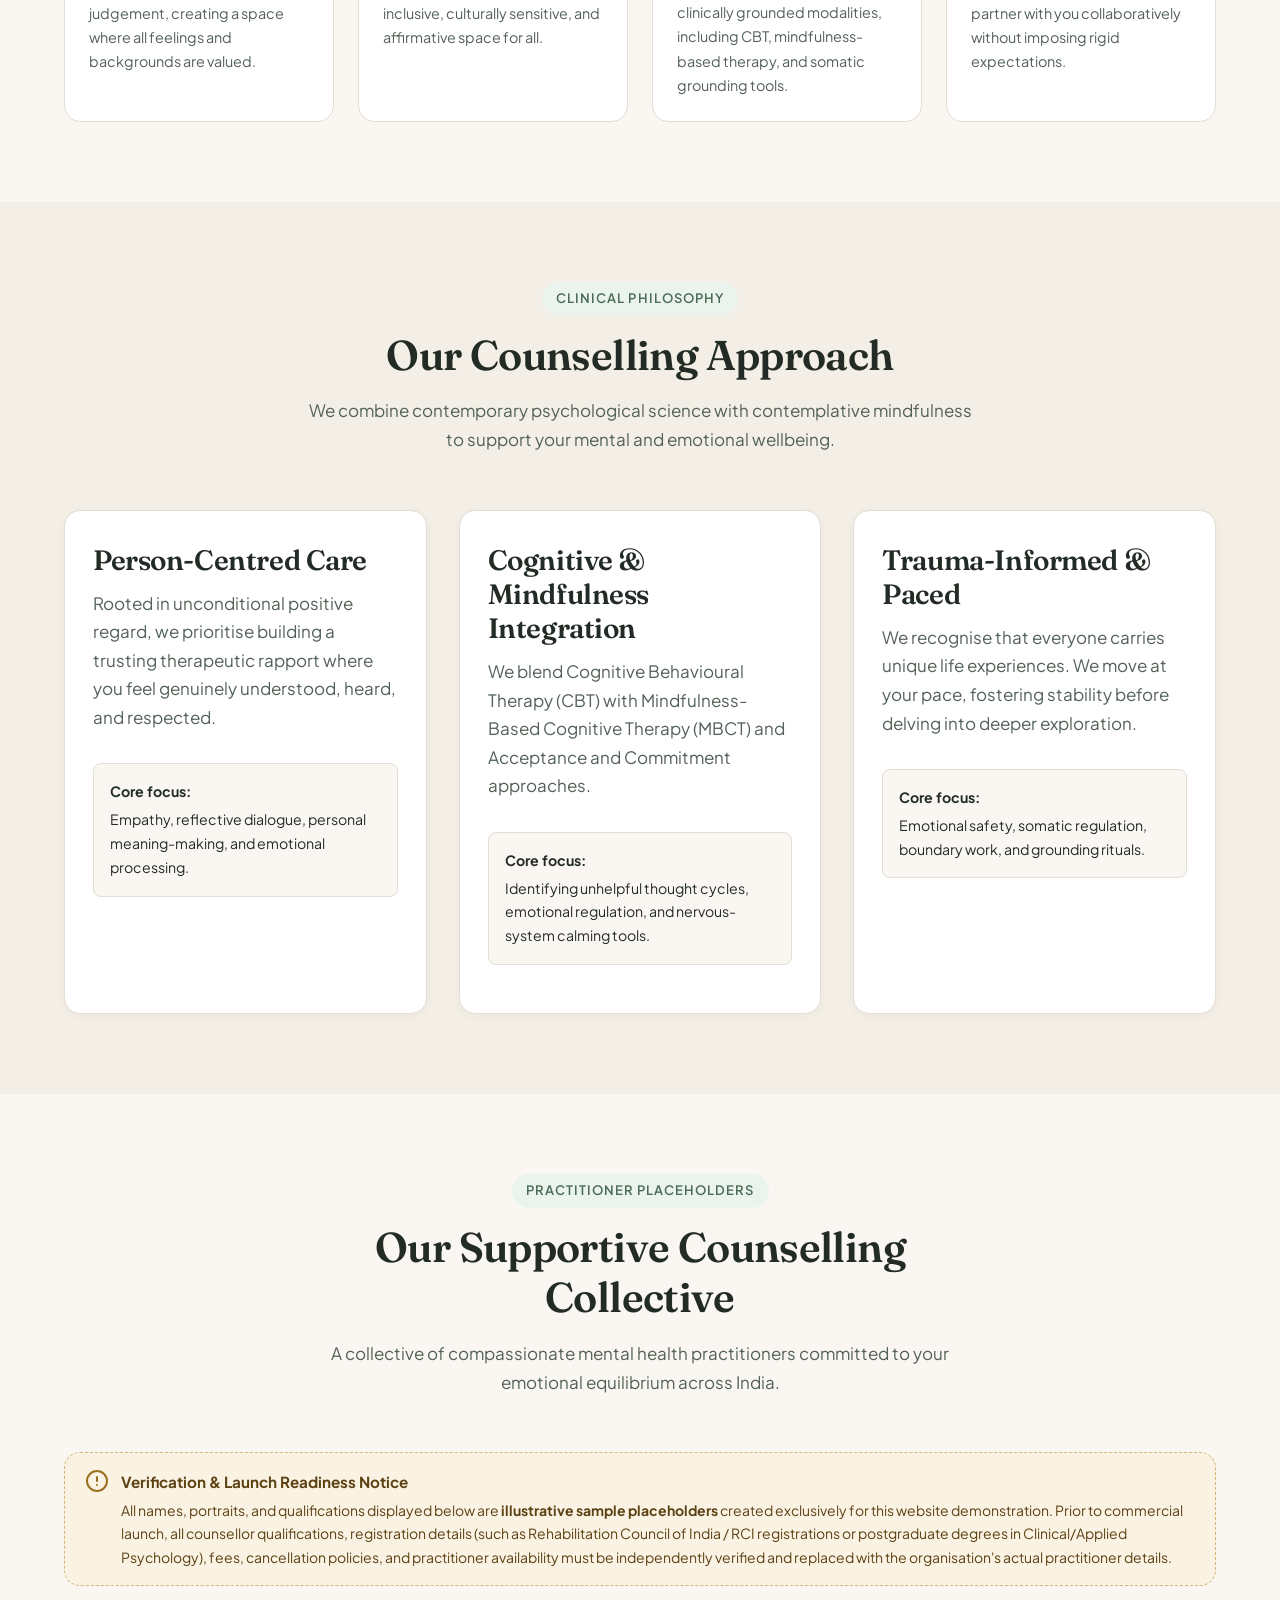
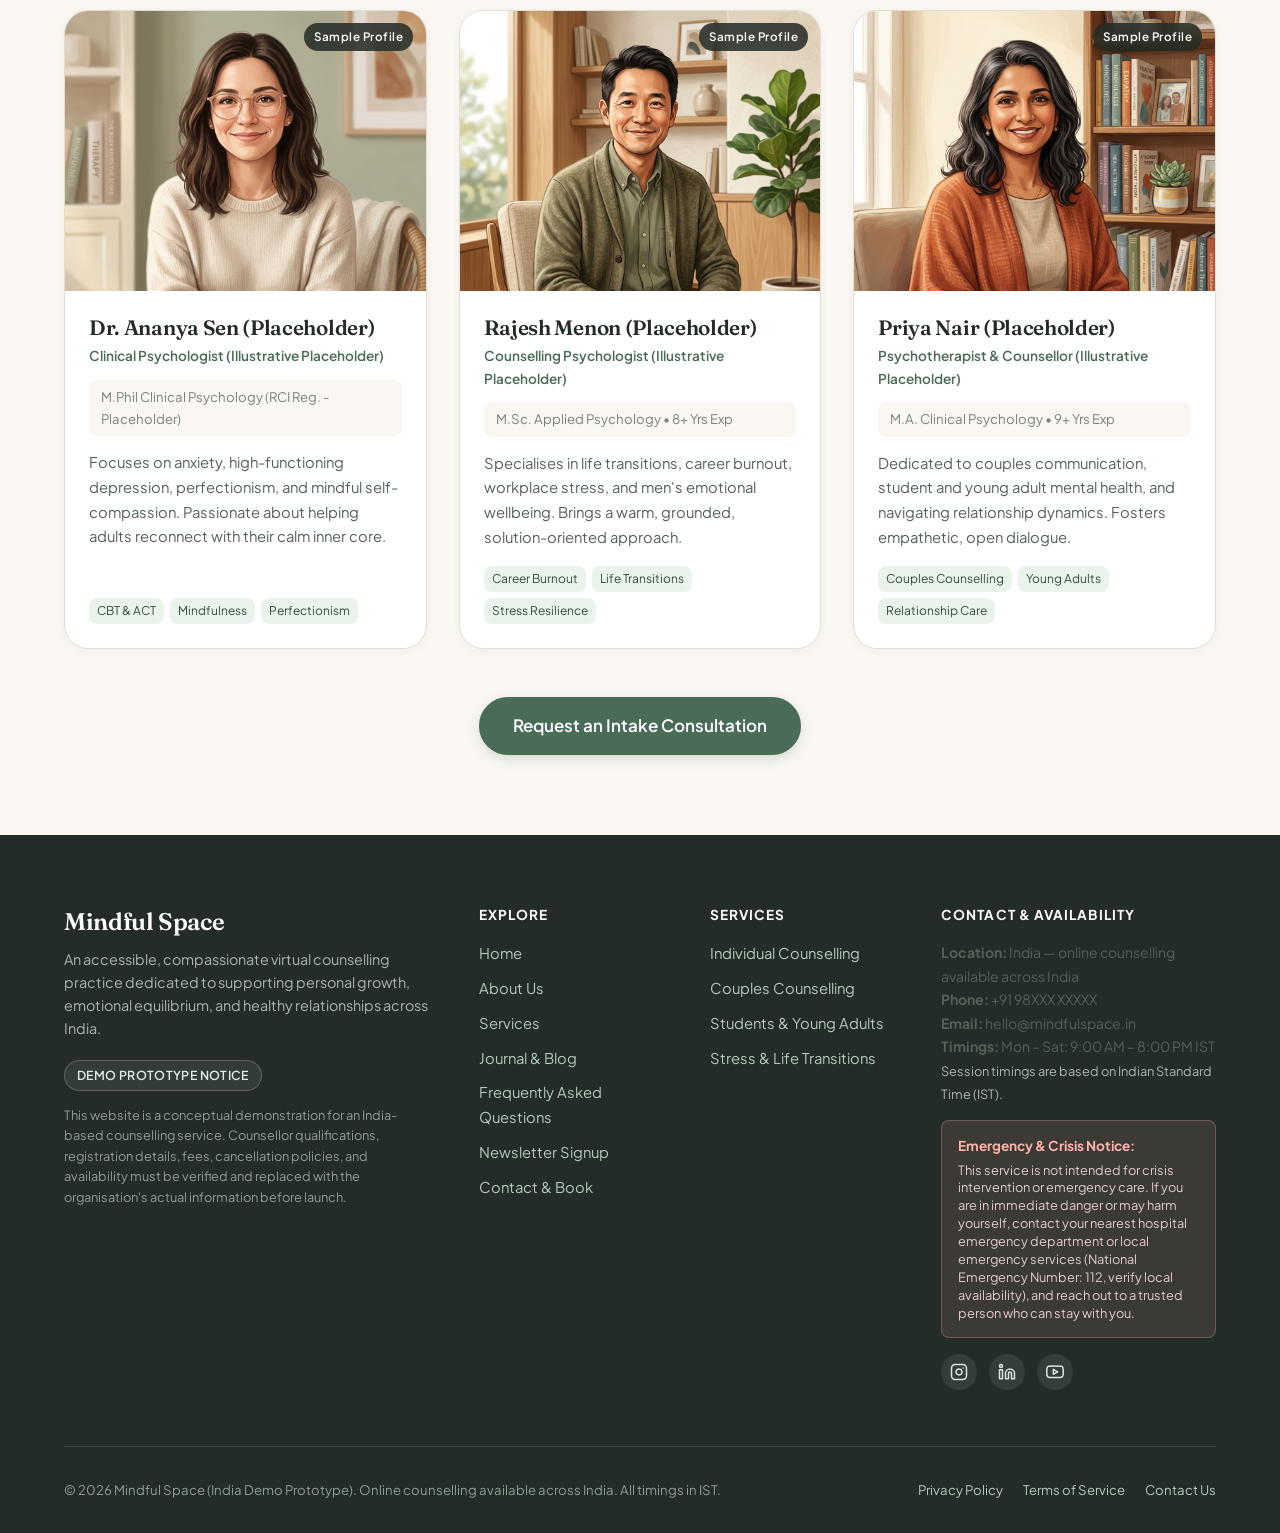
<file: agy/about.html>
<!DOCTYPE html>
<html lang="en">
<head>
  <meta charset="UTF-8">
  <meta name="viewport" content="width=device-width, initial-scale=1.0">
  <meta name="description" content="Learn about Mindful Space's compassionate mission, counselling approach across India, and our dedicated team of placeholder online practitioners in India.">
  <title>About Us | Mindful Space Online Counselling India</title>

  <!-- Google Fonts: Fraunces & Plus Jakarta Sans -->
  <link rel="preconnect" href="https://fonts.googleapis.com">
  <link rel="preconnect" href="https://fonts.gstatic.com" crossorigin>
  <link href="https://fonts.googleapis.com/css2?family=Fraunces:ital,opsz,wght@0,9..144,400;0,9..144,600;0,9..144,700;1,9..144,400&family=Plus+Jakarta+Sans:wght@400;500;600;700&display=swap" rel="stylesheet">

  <link rel="stylesheet" href="style.css">
</head>
<body>
  <!-- Accessible Skip Link -->
  <a href="#main-content" class="skip-link">Skip to main content</a>

  <!-- Crisis / Urgent Notice Banner (India-specific) -->
  <aside class="crisis-top-bar" aria-label="Crisis Support Information">
    <div class="container">
      <strong>Crisis Support Notice:</strong> Mindful Space is an outpatient virtual counselling service and is not an emergency provider or crisis intervention service. If you are in immediate danger or may harm yourself, contact your nearest hospital emergency department or local emergency services (such as <strong>112</strong> in India, subject to local availability), and reach out to a trusted person who can stay with you. <a href="contact.html#crisis-resources">View Emergency Resources</a>
    </div>
  </aside>

  <!-- Main Site Header -->
  <header class="site-header">
    <div class="container nav-wrapper">
      <a href="index.html" class="brand-logo" aria-label="Mindful Space Home">
        <div class="brand-icon" aria-hidden="true">
          <svg width="24" height="24" viewBox="0 0 24 24" fill="none" stroke="currentColor" stroke-width="2" stroke-linecap="round" stroke-linejoin="round">
            <path d="M12 2a10 10 0 0 1 10 10c0 5.523-4.477 10-10 10S2 17.523 2 12A10 10 0 0 1 12 2z" opacity="0.25"/>
            <path d="M12 6c-3.314 0-6 2.686-6 6 0 4.5 6 9 6 9s6-4.5 6-9c0-3.314-2.686-6-6-6z"/>
            <path d="M12 10v6"/>
          </svg>
        </div>
        <div class="brand-text">
          <span class="brand-name">Mindful Space</span>
          <span class="brand-tagline">Online Counselling Across India</span>
        </div>
      </a>

      <!-- Hamburger Button (Mobile) -->
      <button class="menu-toggle" aria-expanded="false" aria-label="Open mobile navigation menu" aria-controls="primary-nav">
        <span></span>
        <span></span>
        <span></span>
      </button>

      <!-- Primary Navigation -->
      <nav id="primary-nav" class="main-nav" aria-label="Main Navigation">
        <ul class="nav-links">
          <li><a href="index.html" class="nav-link">Home</a></li>
          <li><a href="about.html" class="nav-link">About Us</a></li>
          <li><a href="services.html" class="nav-link">Services</a></li>
          <li><a href="blog.html" class="nav-link">Blog</a></li>
          <li><a href="faq.html" class="nav-link">FAQ</a></li>
          <li><a href="newsletter.html" class="nav-link">Newsletter</a></li>
          <li><a href="contact.html" class="nav-link">Contact</a></li>
        </ul>
        <div class="nav-cta-btn">
          <a href="contact.html#book" class="btn btn-primary btn-sm">Book a Session</a>
        </div>
      </nav>
    </div>
  </header>

  <main id="main-content">
    <!-- Subpage Page Header -->
    <header class="page-header">
      <div class="container">
        <span class="section-tag">Who We Are</span>
        <h1>Compassionate Care Grounded in Human Connection</h1>
        <p>A warm, thoughtful virtual counselling practice available across India, designed to support you at your own pace in Indian Standard Time (IST).</p>
      </div>
    </header>

    <!-- Mission & Story -->
    <section class="section" aria-labelledby="mission-heading">
      <div class="container">
        <div class="about-split">
          <div>
            <h2 id="mission-heading">Our Mission</h2>
            <p class="lead">
              At Mindful Space, our mission is to make evidence-informed, deeply compassionate mental health counselling accessible, confidential, and destigmatised for individuals, couples, and students across India.
            </p>
            <p>
              Navigating life's emotional terrain can be challenging—whether you are dealing with chronic stress, family and relationship dynamics, academic pressure, or career burnout. Finding trusted, empathetic support should never feel like an intimidating obstacle.
            </p>
            <p>
              We established Mindful Space to bridge the gap between clinical excellence and genuine human warmth. By providing online teletherapy across metropolitan cities, tier-2, and tier-3 towns, we meet you right where you feel safest, removing travel stress, traffic commutes, and geographical barriers.
            </p>
          </div>
          <div>
            <div class="card" style="background-color: var(--color-bg-alt); padding: 36px; border: 1px solid var(--color-border);">
              <h3 style="font-size: 1.4rem; margin-bottom: 16px;">The Heart of Our Practice</h3>
              <p style="font-size: 0.95rem; margin-bottom: 20px;">
                "Healing does not occur on a rigid timeline. We honour your personal pace, celebrate your progress, and partner with you as you rediscover emotional clarity and self-compassion."
              </p>
              <div style="border-top: 1px solid var(--color-border); padding-top: 16px;">
                <strong style="display: block; font-size: 0.95rem;">The Mindful Space Guiding Principle</strong>
                <span style="font-size: 0.85rem; color: var(--color-text-light);">Integrative, person-centred, and culturally mindful support across India</span>
              </div>
            </div>
          </div>
        </div>

        <!-- Core Values Grid -->
        <div style="margin-top: 64px;">
          <div class="section-header">
            <span class="section-tag">Guiding Principles</span>
            <h2>Our Core Values</h2>
            <p>Every interaction at Mindful Space is built upon four foundational pillars of care.</p>
          </div>

          <div class="values-grid">
            <!-- Value 1 -->
            <div class="value-card">
              <div class="value-icon" aria-hidden="true">
                <svg width="22" height="22" viewBox="0 0 24 24" fill="none" stroke="currentColor" stroke-width="2" stroke-linecap="round" stroke-linejoin="round">
                  <path d="M20.84 4.61a5.5 5.5 0 0 0-7.78 0L12 5.67l-1.06-1.06a5.5 5.5 0 0 0-7.78 7.78l1.06 1.06L12 21.23l7.78-7.78 1.06-1.06a5.5 5.5 0 0 0 0-7.78z"/>
                </svg>
              </div>
              <h4>Radical Compassion</h4>
              <p style="font-size: 0.9rem; margin-bottom: 0;">We meet you with empathy, deep listening, and zero judgement, creating a space where all feelings and backgrounds are valued.</p>
            </div>

            <!-- Value 2 -->
            <div class="value-card">
              <div class="value-icon" aria-hidden="true">
                <svg width="22" height="22" viewBox="0 0 24 24" fill="none" stroke="currentColor" stroke-width="2" stroke-linecap="round" stroke-linejoin="round">
                  <path d="M12 22s8-4 8-10V5l-8-3-8 3v7c0 6 8 10 8 10z"/>
                </svg>
              </div>
              <h4>Psychological Safety</h4>
              <p style="font-size: 0.9rem; margin-bottom: 0;">Your confidentiality and privacy are paramount. We cultivate an inclusive, culturally sensitive, and affirmative space for all.</p>
            </div>

            <!-- Value 3 -->
            <div class="value-card">
              <div class="value-icon" aria-hidden="true">
                <svg width="22" height="22" viewBox="0 0 24 24" fill="none" stroke="currentColor" stroke-width="2" stroke-linecap="round" stroke-linejoin="round">
                  <circle cx="12" cy="12" r="10"/>
                  <path d="M9.09 9a3 3 0 0 1 5.83 1c0 2-3 3-3 3"/>
                  <line x1="12" y1="17" x2="12.01" y2="17"/>
                </svg>
              </div>
              <h4>Evidence-Informed Care</h4>
              <p style="font-size: 0.9rem; margin-bottom: 0;">Our practices draw from clinically grounded modalities, including CBT, mindfulness-based therapy, and somatic grounding tools.</p>
            </div>

            <!-- Value 4 -->
            <div class="value-card">
              <div class="value-icon" aria-hidden="true">
                <svg width="22" height="22" viewBox="0 0 24 24" fill="none" stroke="currentColor" stroke-width="2" stroke-linecap="round" stroke-linejoin="round">
                  <path d="M16 21v-2a4 4 0 0 0-4-4H5a4 4 0 0 0-4 4v2"/>
                  <circle cx="8.5" cy="7" r="4"/>
                  <line x1="20" y1="8" x2="20" y2="14"/>
                  <line x1="23" y1="11" x2="17" y2="11"/>
                </svg>
              </div>
              <h4>Collaborative Autonomy</h4>
              <p style="font-size: 0.9rem; margin-bottom: 0;">You are the foremost expert on your lived experience. We partner with you collaboratively without imposing rigid expectations.</p>
            </div>
          </div>
        </div>
      </div>
    </section>

    <!-- Counselling Approach Section -->
    <section class="section section-alt" aria-labelledby="approach-heading">
      <div class="container">
        <div class="section-header">
          <span class="section-tag">Clinical Philosophy</span>
          <h2 id="approach-heading">Our Counselling Approach</h2>
          <p>We combine contemporary psychological science with contemplative mindfulness to support your mental and emotional wellbeing.</p>
        </div>

        <div class="cards-grid-3">
          <div class="card">
            <h3>Person-Centred Care</h3>
            <p>Rooted in unconditional positive regard, we prioritise building a trusting therapeutic rapport where you feel genuinely understood, heard, and respected.</p>
            <div class="service-detail-box">
              <strong>Core focus:</strong>
              Empathy, reflective dialogue, personal meaning-making, and emotional processing.
            </div>
          </div>

          <div class="card">
            <h3>Cognitive & Mindfulness Integration</h3>
            <p>We blend Cognitive Behavioural Therapy (CBT) with Mindfulness-Based Cognitive Therapy (MBCT) and Acceptance and Commitment approaches.</p>
            <div class="service-detail-box">
              <strong>Core focus:</strong>
              Identifying unhelpful thought cycles, emotional regulation, and nervous-system calming tools.
            </div>
          </div>

          <div class="card">
            <h3>Trauma-Informed & Paced</h3>
            <p>We recognise that everyone carries unique life experiences. We move at your pace, fostering stability before delving into deeper exploration.</p>
            <div class="service-detail-box">
              <strong>Core focus:</strong>
              Emotional safety, somatic regulation, boundary work, and grounding rituals.
            </div>
          </div>
        </div>
      </div>
    </section>

    <!-- Counsellor Team Placeholder Section -->
    <section class="section" aria-labelledby="team-heading">
      <div class="container">
        <div class="section-header">
          <span class="section-tag">Practitioner Placeholders</span>
          <h2 id="team-heading">Our Supportive Counselling Collective</h2>
          <p>A collective of compassionate mental health practitioners committed to your emotional equilibrium across India.</p>
        </div>

        <!-- Verification Disclaimer Notice (India-specific) -->
        <div class="demo-banner" role="note" aria-label="Credential Verification Notice">
          <svg width="24" height="24" viewBox="0 0 24 24" fill="none" stroke="currentColor" stroke-width="2" stroke-linecap="round" stroke-linejoin="round" style="flex-shrink:0; color: #9B701F;">
            <circle cx="12" cy="12" r="10"/>
            <line x1="12" y1="8" x2="12" y2="12"/>
            <line x1="12" y1="16" x2="12.01" y2="16"/>
          </svg>
          <div>
            <strong style="display: block; font-size: 0.95rem; margin-bottom: 4px; color: #5C4113;">
              Verification & Launch Readiness Notice
            </strong>
            <p style="margin-bottom: 0; font-size: 0.875rem; color: #5C4113;">
              All names, portraits, and qualifications displayed below are <strong>illustrative sample placeholders</strong> created exclusively for this website demonstration. Prior to commercial launch, all counsellor qualifications, registration details (such as Rehabilitation Council of India / RCI registrations or postgraduate degrees in Clinical/Applied Psychology), fees, cancellation policies, and practitioner availability must be independently verified and replaced with the organisation's actual practitioner details.
            </p>
          </div>
        </div>

        <!-- Counsellor Cards Grid -->
        <div class="cards-grid-3">
          <!-- Counsellor 1 -->
          <article class="counsellor-card">
            <div class="counsellor-image-wrapper">
              <img src="assets/images/counsellor-1.jpg" alt="Illustrated placeholder portrait of Dr. Ananya Sen smiling warmly in a cream sweater with gentle glasses" width="380" height="280">
              <span class="placeholder-badge">Sample Profile</span>
            </div>
            <div class="counsellor-info">
              <h3 class="counsellor-name">Dr. Ananya Sen (Placeholder)</h3>
              <span class="counsellor-role">Clinical Psychologist (Illustrative Placeholder)</span>
              <span class="counsellor-quals">M.Phil Clinical Psychology (RCI Reg. - Placeholder)</span>
              <p class="counsellor-bio">
                Focuses on anxiety, high-functioning depression, perfectionism, and mindful self-compassion. Passionate about helping adults reconnect with their calm inner core.
              </p>
              <div class="counsellor-tags">
                <span class="tag-pill">CBT & ACT</span>
                <span class="tag-pill">Mindfulness</span>
                <span class="tag-pill">Perfectionism</span>
              </div>
            </div>
          </article>

          <!-- Counsellor 2 -->
          <article class="counsellor-card">
            <div class="counsellor-image-wrapper">
              <img src="assets/images/counsellor-2.jpg" alt="Illustrated placeholder portrait of Rajesh Menon smiling gently in an olive sweater" width="380" height="280">
              <span class="placeholder-badge">Sample Profile</span>
            </div>
            <div class="counsellor-info">
              <h3 class="counsellor-name">Rajesh Menon (Placeholder)</h3>
              <span class="counsellor-role">Counselling Psychologist (Illustrative Placeholder)</span>
              <span class="counsellor-quals">M.Sc. Applied Psychology • 8+ Yrs Exp</span>
              <p class="counsellor-bio">
                Specialises in life transitions, career burnout, workplace stress, and men's emotional wellbeing. Brings a warm, grounded, solution-oriented approach.
              </p>
              <div class="counsellor-tags">
                <span class="tag-pill">Career Burnout</span>
                <span class="tag-pill">Life Transitions</span>
                <span class="tag-pill">Stress Resilience</span>
              </div>
            </div>
          </article>

          <!-- Counsellor 3 -->
          <article class="counsellor-card">
            <div class="counsellor-image-wrapper">
              <img src="assets/images/counsellor-3.jpg" alt="Illustrated placeholder portrait of Priya Nair in an inviting terracotta wrap sitting in front of bookshelves" width="380" height="280">
              <span class="placeholder-badge">Sample Profile</span>
            </div>
            <div class="counsellor-info">
              <h3 class="counsellor-name">Priya Nair (Placeholder)</h3>
              <span class="counsellor-role">Psychotherapist & Counsellor (Illustrative Placeholder)</span>
              <span class="counsellor-quals">M.A. Clinical Psychology • 9+ Yrs Exp</span>
              <p class="counsellor-bio">
                Dedicated to couples communication, student and young adult mental health, and navigating relationship dynamics. Fosters empathetic, open dialogue.
              </p>
              <div class="counsellor-tags">
                <span class="tag-pill">Couples Counselling</span>
                <span class="tag-pill">Young Adults</span>
                <span class="tag-pill">Relationship Care</span>
              </div>
            </div>
          </article>
        </div>

        <div style="text-align: center; margin-top: 48px;">
          <a href="contact.html#book" class="btn btn-primary btn-lg">Request an Intake Consultation</a>
        </div>
      </div>
    </section>
  </main>

  <!-- Complete Site Footer (India-specific) -->
  <footer class="site-footer">
    <div class="container">
      <div class="footer-grid">
        <div class="footer-brand">
          <h3>Mindful Space</h3>
          <p>
            An accessible, compassionate virtual counselling practice dedicated to supporting personal growth, emotional equilibrium, and healthy relationships across India.
          </p>
          <div class="demo-tag" style="background: rgba(255,255,255,0.08); color: #E0EAE3; border-color: rgba(255,255,255,0.2);">
            Demo Prototype Notice
          </div>
          <p style="font-size: 0.8rem; color: #8F9E94;">
            This website is a conceptual demonstration for an India-based counselling service. Counsellor qualifications, registration details, fees, cancellation policies, and availability must be verified and replaced with the organisation's actual information before launch.
          </p>
        </div>

        <div>
          <h4 class="footer-heading">Explore</h4>
          <ul class="footer-links-list">
            <li><a href="index.html">Home</a></li>
            <li><a href="about.html">About Us</a></li>
            <li><a href="services.html">Services</a></li>
            <li><a href="blog.html">Journal & Blog</a></li>
            <li><a href="faq.html">Frequently Asked Questions</a></li>
            <li><a href="newsletter.html">Newsletter Signup</a></li>
            <li><a href="contact.html">Contact & Book</a></li>
          </ul>
        </div>

        <div>
          <h4 class="footer-heading">Services</h4>
          <ul class="footer-links-list">
            <li><a href="services.html#individual">Individual Counselling</a></li>
            <li><a href="services.html#couples">Couples Counselling</a></li>
            <li><a href="services.html#students">Students & Young Adults</a></li>
            <li><a href="services.html#transitions">Stress & Life Transitions</a></li>
          </ul>
        </div>

        <div>
          <h4 class="footer-heading">Contact & Availability</h4>
          <p style="font-size: 0.875rem; margin-bottom: 8px;">
            <strong>Location:</strong> India — online counselling available across India<br>
            <strong>Phone:</strong> +91 98XXX XXXXX<br>
            <strong>Email:</strong> hello@mindfulspace.in<br>
            <strong>Timings:</strong> Mon – Sat: 9:00 AM – 8:00 PM IST<br>
            <span style="font-size: 0.8rem; color: #A9B8AF;">Session timings are based on Indian Standard Time (IST).</span>
          </p>

          <div class="footer-crisis-box">
            <strong>Emergency & Crisis Notice:</strong>
            <p>This service is not intended for crisis intervention or emergency care. If you are in immediate danger or may harm yourself, contact your nearest hospital emergency department or local emergency services (National Emergency Number: 112, verify local availability), and reach out to a trusted person who can stay with you.</p>
          </div>

          <div class="footer-socials" aria-label="Social media links">
            <a href="#" class="social-icon-link" aria-label="Mindful Space on Instagram (Demo link)">
              <svg width="18" height="18" viewBox="0 0 24 24" fill="none" stroke="currentColor" stroke-width="2" stroke-linecap="round" stroke-linejoin="round"><rect x="2" y="2" width="20" height="20" rx="5" ry="5"/><path d="M16 11.37A4 4 0 1 1 12.63 8 4 4 0 0 1 16 11.37z"/><line x1="17.5" y1="6.5" x2="17.51" y2="6.5"/></svg>
            </a>
            <a href="#" class="social-icon-link" aria-label="Mindful Space on LinkedIn (Demo link)">
              <svg width="18" height="18" viewBox="0 0 24 24" fill="none" stroke="currentColor" stroke-width="2" stroke-linecap="round" stroke-linejoin="round"><path d="M16 8a6 6 0 0 1 6 6v7h-4v-7a2 2 0 0 0-2-2 2 2 0 0 0-2 2v7h-4v-7a6 6 0 0 1 6-6z"/><rect x="2" y="9" width="4" height="12"/><circle cx="4" cy="4" r="2"/></svg>
            </a>
            <a href="#" class="social-icon-link" aria-label="Mindful Space on YouTube (Demo link)">
              <svg width="18" height="18" viewBox="0 0 24 24" fill="none" stroke="currentColor" stroke-width="2" stroke-linecap="round" stroke-linejoin="round"><path d="M22.54 6.42a2.78 2.78 0 0 0-1.94-2C18.88 4 12 4 12 4s-6.88 0-8.6.46a2.78 2.78 0 0 0-1.94 2A29 29 0 0 0 1 11.75a29 29 0 0 0 .46 5.33A2.78 2.78 0 0 0 3.4 19c1.72.46 8.6.46 8.6.46s6.88 0 8.6-.46a2.78 2.78 0 0 0 1.94-2 29 29 0 0 0 .46-5.25 29 29 0 0 0-.46-5.33z"/><polygon points="9.75 15.02 15.5 11.75 9.75 8.48 9.75 15.02"/></svg>
            </a>
          </div>
        </div>
      </div>

      <div class="footer-bottom">
        <div>
          &copy; 2026 Mindful Space (India Demo Prototype). Online counselling available across India. All timings in IST.
        </div>
        <div class="footer-legal-links">
          <a href="privacy.html">Privacy Policy</a>
          <a href="terms.html">Terms of Service</a>
          <a href="contact.html">Contact Us</a>
        </div>
      </div>
    </div>
  </footer>

  <!-- Floating Back to Top Button -->
  <button class="back-to-top" aria-label="Scroll back to top">
    <svg width="22" height="22" viewBox="0 0 24 24" fill="none" stroke="currentColor" stroke-width="2.5" stroke-linecap="round" stroke-linejoin="round" aria-hidden="true">
      <polyline points="18 15 12 9 6 15"/>
    </svg>
  </button>

  <script src="script.js"></script>
</body>
</html>
</file>
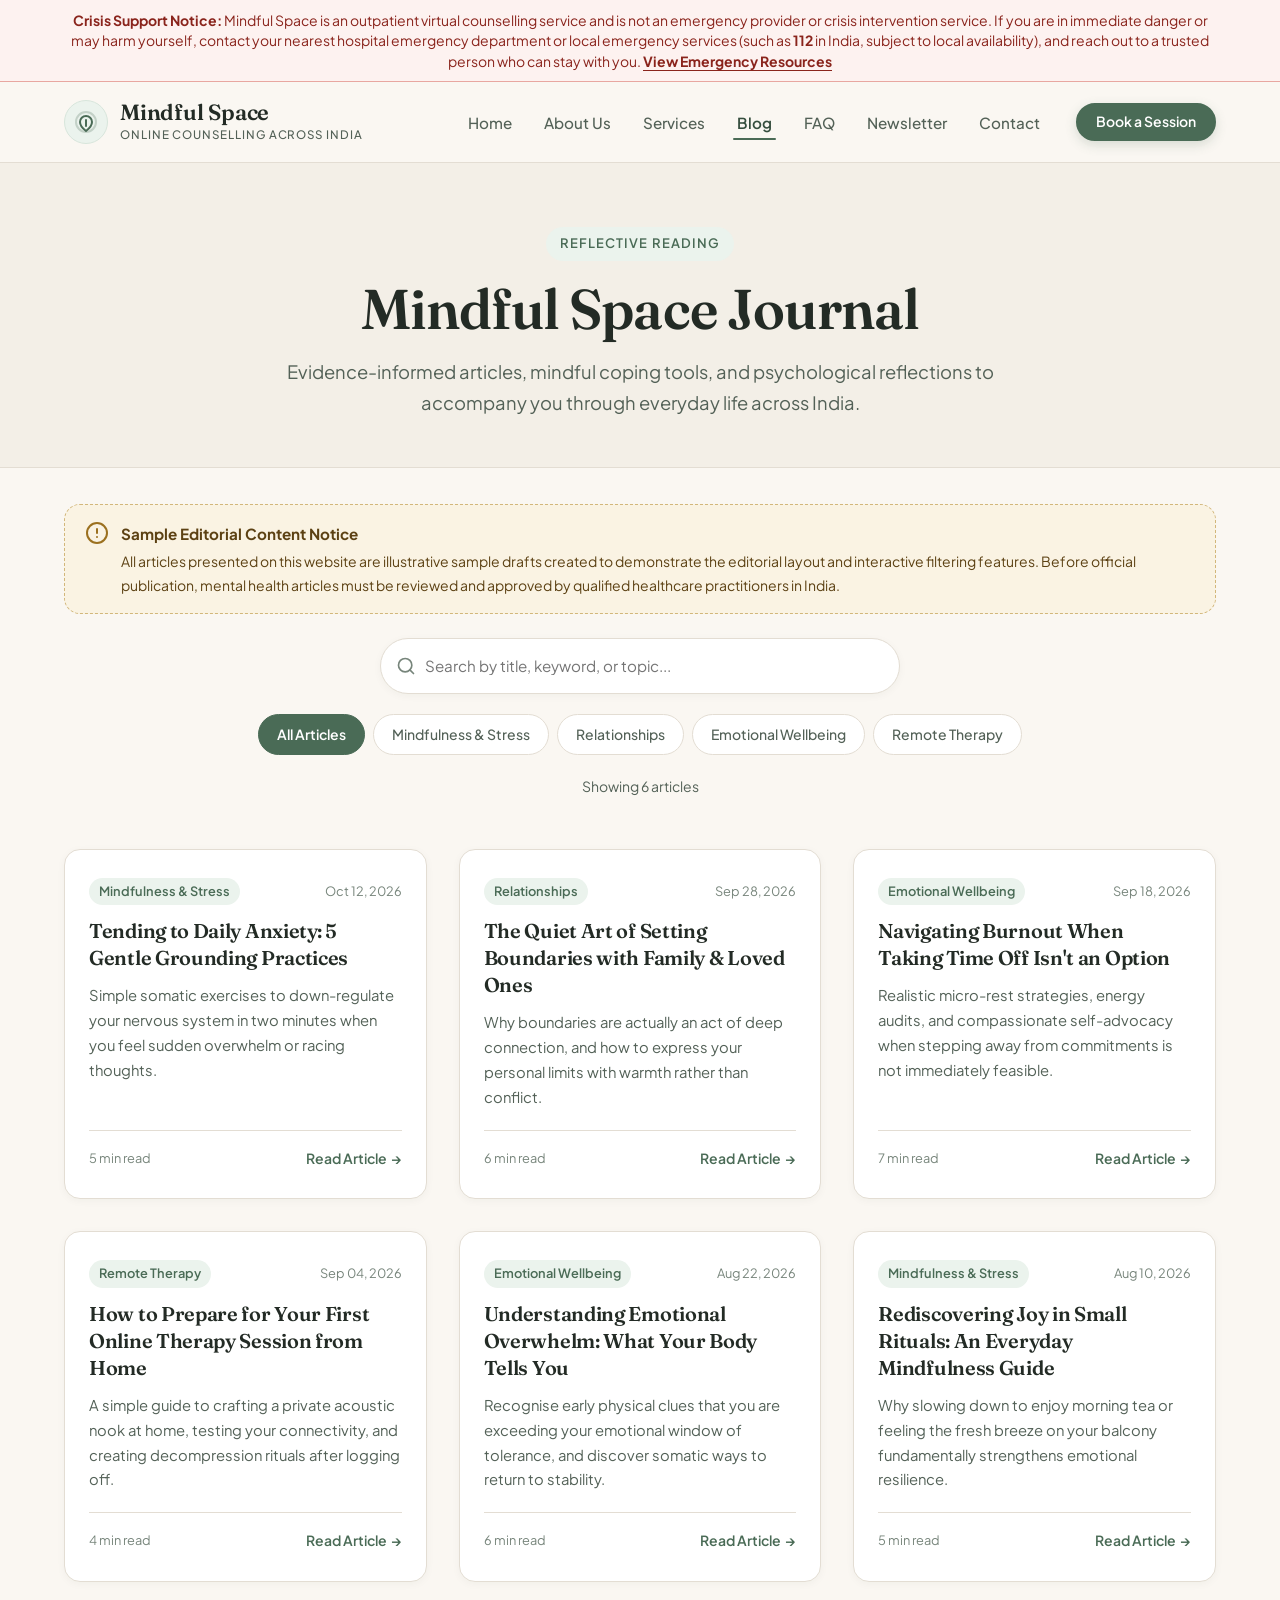
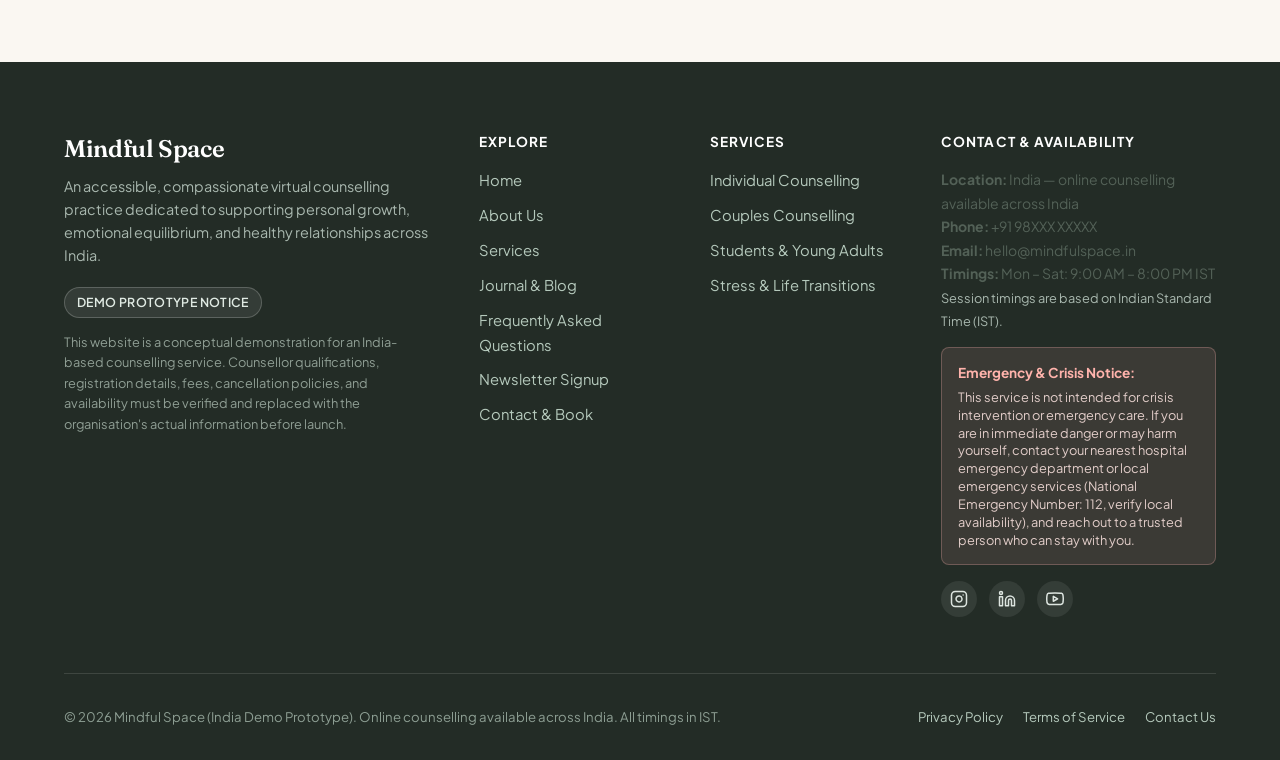
<file: agy/blog.html>
<!DOCTYPE html>
<html lang="en">
<head>
  <meta charset="UTF-8">
  <meta name="viewport" content="width=device-width, initial-scale=1.0">
  <meta name="description" content="Read reflective articles, grounding practices, and mental health insights on the Mindful Space Journal. Online counselling across India.">
  <title>Journal & Blog | Mindful Space Online Counselling India</title>

  <!-- Google Fonts: Fraunces & Plus Jakarta Sans -->
  <link rel="preconnect" href="https://fonts.googleapis.com">
  <link rel="preconnect" href="https://fonts.gstatic.com" crossorigin>
  <link href="https://fonts.googleapis.com/css2?family=Fraunces:ital,opsz,wght@0,9..144,400;0,9..144,600;0,9..144,700;1,9..144,400&family=Plus+Jakarta+Sans:wght@400;500;600;700&display=swap" rel="stylesheet">

  <link rel="stylesheet" href="style.css">
</head>
<body>
  <!-- Accessible Skip Link -->
  <a href="#main-content" class="skip-link">Skip to main content</a>

  <!-- Crisis / Urgent Notice Banner (India-specific) -->
  <aside class="crisis-top-bar" aria-label="Crisis Support Information">
    <div class="container">
      <strong>Crisis Support Notice:</strong> Mindful Space is an outpatient virtual counselling service and is not an emergency provider or crisis intervention service. If you are in immediate danger or may harm yourself, contact your nearest hospital emergency department or local emergency services (such as <strong>112</strong> in India, subject to local availability), and reach out to a trusted person who can stay with you. <a href="contact.html#crisis-resources">View Emergency Resources</a>
    </div>
  </aside>

  <!-- Main Site Header -->
  <header class="site-header">
    <div class="container nav-wrapper">
      <a href="index.html" class="brand-logo" aria-label="Mindful Space Home">
        <div class="brand-icon" aria-hidden="true">
          <svg width="24" height="24" viewBox="0 0 24 24" fill="none" stroke="currentColor" stroke-width="2" stroke-linecap="round" stroke-linejoin="round">
            <path d="M12 2a10 10 0 0 1 10 10c0 5.523-4.477 10-10 10S2 17.523 2 12A10 10 0 0 1 12 2z" opacity="0.25"/>
            <path d="M12 6c-3.314 0-6 2.686-6 6 0 4.5 6 9 6 9s6-4.5 6-9c0-3.314-2.686-6-6-6z"/>
            <path d="M12 10v6"/>
          </svg>
        </div>
        <div class="brand-text">
          <span class="brand-name">Mindful Space</span>
          <span class="brand-tagline">Online Counselling Across India</span>
        </div>
      </a>

      <!-- Hamburger Button (Mobile) -->
      <button class="menu-toggle" aria-expanded="false" aria-label="Open mobile navigation menu" aria-controls="primary-nav">
        <span></span>
        <span></span>
        <span></span>
      </button>

      <!-- Primary Navigation -->
      <nav id="primary-nav" class="main-nav" aria-label="Main Navigation">
        <ul class="nav-links">
          <li><a href="index.html" class="nav-link">Home</a></li>
          <li><a href="about.html" class="nav-link">About Us</a></li>
          <li><a href="services.html" class="nav-link">Services</a></li>
          <li><a href="blog.html" class="nav-link">Blog</a></li>
          <li><a href="faq.html" class="nav-link">FAQ</a></li>
          <li><a href="newsletter.html" class="nav-link">Newsletter</a></li>
          <li><a href="contact.html" class="nav-link">Contact</a></li>
        </ul>
        <div class="nav-cta-btn">
          <a href="contact.html#book" class="btn btn-primary btn-sm">Book a Session</a>
        </div>
      </nav>
    </div>
  </header>

  <main id="main-content">
    <!-- Subpage Page Header -->
    <header class="page-header">
      <div class="container">
        <span class="section-tag">Reflective Reading</span>
        <h1>Mindful Space Journal</h1>
        <p>Evidence-informed articles, mindful coping tools, and psychological reflections to accompany you through everyday life across India.</p>
      </div>
    </header>

    <div class="container" style="margin-top: 36px;">
      <!-- Professional Review Notice -->
      <div class="demo-banner" role="note" aria-label="Clinical Content Disclaimer">
        <svg width="24" height="24" viewBox="0 0 24 24" fill="none" stroke="currentColor" stroke-width="2" stroke-linecap="round" stroke-linejoin="round" style="flex-shrink:0; color: #9B701F;">
          <circle cx="12" cy="12" r="10"/>
          <line x1="12" y1="8" x2="12" y2="12"/>
          <line x1="12" y1="16" x2="12.01" y2="16"/>
        </svg>
        <div>
          <strong style="display: block; font-size: 0.95rem; margin-bottom: 4px; color: #5C4113;">
            Sample Editorial Content Notice
          </strong>
          <p style="margin-bottom: 0; font-size: 0.875rem; color: #5C4113;">
            All articles presented on this website are illustrative sample drafts created to demonstrate the editorial layout and interactive filtering features. Before official publication, mental health articles must be reviewed and approved by qualified healthcare practitioners in India.
          </p>
        </div>
      </div>

      <!-- Search & Category Filters -->
      <section class="blog-controls" aria-label="Article Search and Filters">
        <div class="search-box-wrapper">
          <svg class="search-icon" viewBox="0 0 24 24" fill="none" stroke="currentColor" stroke-width="2" stroke-linecap="round" stroke-linejoin="round" aria-hidden="true">
            <circle cx="11" cy="11" r="8"/>
            <line x1="21" y1="21" x2="16.65" y2="16.65"/>
          </svg>
          <label for="blog-search-input" class="sr-only">Search journal articles</label>
          <input type="search" id="blog-search-input" class="search-input" placeholder="Search by title, keyword, or topic...">
        </div>

        <div class="category-filters" role="group" aria-label="Filter articles by category">
          <button type="button" class="filter-btn active" data-category="all" aria-pressed="true">All Articles</button>
          <button type="button" class="filter-btn" data-category="mindfulness" aria-pressed="false">Mindfulness & Stress</button>
          <button type="button" class="filter-btn" data-category="relationships" aria-pressed="false">Relationships</button>
          <button type="button" class="filter-btn" data-category="wellbeing" aria-pressed="false">Emotional Wellbeing</button>
          <button type="button" class="filter-btn" data-category="teletherapy" aria-pressed="false">Remote Therapy</button>
        </div>

        <div style="text-align: center; font-size: 0.875rem; color: var(--color-text-muted);" id="blog-count-display" aria-live="polite">
          Showing 6 articles
        </div>
      </section>

      <!-- Articles Grid -->
      <section class="section" style="padding-top: 10px;" aria-label="Articles Collection">
        <div class="cards-grid-3">
          <!-- Article 1 -->
          <article class="blog-card" data-category="mindfulness">
            <div class="blog-card-body">
              <div class="blog-meta-top">
                <span class="blog-category">Mindfulness & Stress</span>
                <span class="blog-date">Oct 12, 2026</span>
              </div>
              <h3>Tending to Daily Anxiety: 5 Gentle Grounding Practices</h3>
              <p class="blog-excerpt">
                Simple somatic exercises to down-regulate your nervous system in two minutes when you feel sudden overwhelm or racing thoughts.
              </p>
              <div class="blog-read-action">
                <span class="read-time">5 min read</span>
                <button type="button" class="read-btn read-article-btn">
                  Read Article <span aria-hidden="true">→</span>
                </button>
              </div>

              <!-- Full Article Content (Hidden container for modal) -->
              <div class="article-full-content" style="display:none;">
                <p class="lead">When anxiety strikes, our sympathetic nervous system triggers fight-or-flight reactions. Trying to rationalise out of acute panic can be difficult; helping your body feel physical safety first is key.</p>
                <h4>1. The Physiological Double Sigh</h4>
                <p>Two quick consecutive inhales through your nose followed by a long, slow audible exhalation through the mouth activates your parasympathetic nervous system rapidly.</p>
                <h4>2. The 5-4-3-2-1 Sensory Scan</h4>
                <p>Anchor yourself back into the present moment by noticing five things you see, four things you can physically touch, three things you hear, two things you smell, and one thing you taste.</p>
                <h4>3. Grounding Palm Contact</h4>
                <p>Placing one palm firmly over your chest and the other over your lower abdomen sends reassuring signals of containment directly to your nervous system.</p>
                <div class="modal-takeaway-box">
                  <h5>Key Takeaway</h5>
                  <p style="margin-bottom:0;">Anxiety is not a personal failure; it is your nervous system attempting to protect you. Practise patience and soothe the body before analysing the thought.</p>
                </div>
              </div>
            </div>
          </article>

          <!-- Article 2 -->
          <article class="blog-card" data-category="relationships">
            <div class="blog-card-body">
              <div class="blog-meta-top">
                <span class="blog-category">Relationships</span>
                <span class="blog-date">Sep 28, 2026</span>
              </div>
              <h3>The Quiet Art of Setting Boundaries with Family & Loved Ones</h3>
              <p class="blog-excerpt">
                Why boundaries are actually an act of deep connection, and how to express your personal limits with warmth rather than conflict.
              </p>
              <div class="blog-read-action">
                <span class="read-time">6 min read</span>
                <button type="button" class="read-btn read-article-btn">
                  Read Article <span aria-hidden="true">→</span>
                </button>
              </div>

              <div class="article-full-content" style="display:none;">
                <p class="lead">Many individuals hesitate to set boundaries because they worry about seeming distant or disrespectful to family and friends. However, unexpressed boundaries often lead to silent exhaustion.</p>
                <h4>Clear Communication with Warmth</h4>
                <p>A boundary simply clarifies what you need to remain in a healthy, loving relationship with someone. Expressing your limits clearly—such as needing quiet downtime in the evenings—helps protect your emotional energy and relationship longevity.</p>
                <h4>Navigating Pushback with Grace</h4>
                <p>When loved ones are unaccustomed to your boundaries, it may take time for them to adapt. You can acknowledge their perspective while gently holding your space: "I value our conversations deeply, and taking this time helps me show up fully when we connect."</p>
                <div class="modal-takeaway-box">
                  <h5>Key Takeaway</h5>
                  <p style="margin-bottom:0;">Boundaries do not build walls; they build bridges of mutual clarity and respect.</p>
                </div>
              </div>
            </div>
          </article>

          <!-- Article 3 -->
          <article class="blog-card" data-category="wellbeing">
            <div class="blog-card-body">
              <div class="blog-meta-top">
                <span class="blog-category">Emotional Wellbeing</span>
                <span class="blog-date">Sep 18, 2026</span>
              </div>
              <h3>Navigating Burnout When Taking Time Off Isn't an Option</h3>
              <p class="blog-excerpt">
                Realistic micro-rest strategies, energy audits, and compassionate self-advocacy when stepping away from commitments is not immediately feasible.
              </p>
              <div class="blog-read-action">
                <span class="read-time">7 min read</span>
                <button type="button" class="read-btn read-article-btn">
                  Read Article <span aria-hidden="true">→</span>
                </button>
              </div>

              <div class="article-full-content" style="display:none;">
                <p class="lead">Advice that tells people to "take a month off" overlooks the day-to-day realities of career responsibilities, family caregiving, and financial obligations. Managing burnout requires accessible micro-interventions.</p>
                <h4>Distinguish Physical Fatigue from Mental Depletion</h4>
                <p>Physical exhaustion calls for sleep, whereas mental and emotional burnout requires stillness, play, and emotional safety. Identify which reservoir feels most drained.</p>
                <h4>The 90-Second Transition Pause</h4>
                <p>Between online meetings or upon concluding your workday, pause for 90 seconds in silence without looking at your smartphone. Give your nervous system a conscious buffer between responsibilities.</p>
                <div class="modal-takeaway-box">
                  <h5>Key Takeaway</h5>
                  <p style="margin-bottom:0;">If stepping away completely is not possible, reduce your internal pressure by 10% each day through intentional micro-pauses.</p>
                </div>
              </div>
            </div>
          </article>

          <!-- Article 4 -->
          <article class="blog-card" data-category="teletherapy">
            <div class="blog-card-body">
              <div class="blog-meta-top">
                <span class="blog-category">Remote Therapy</span>
                <span class="blog-date">Sep 04, 2026</span>
              </div>
              <h3>How to Prepare for Your First Online Therapy Session from Home</h3>
              <p class="blog-excerpt">
                A simple guide to crafting a private acoustic nook at home, testing your connectivity, and creating decompression rituals after logging off.
              </p>
              <div class="blog-read-action">
                <span class="read-time">4 min read</span>
                <button type="button" class="read-btn read-article-btn">
                  Read Article <span aria-hidden="true">→</span>
                </button>
              </div>

              <div class="article-full-content" style="display:none;">
                <p class="lead">Virtual counselling across India provides the comfort of your own space, but it also requires setting up clear boundaries so you can speak freely and privately.</p>
                <h4>1. Protecting Acoustic Privacy</h4>
                <p>Using earphones or headphones ensures that your counsellor's voice remains private. Choosing a room with a closed door or playing gentle background music in an adjoining corridor can provide added peace of mind.</p>
                <h4>2. The 10-Minute Post-Session Buffer</h4>
                <p>Avoid scheduling high-intensity work calls or family errands immediately following your therapy hour. Give yourself ten unhurried minutes to drink water, write reflections, or stretch before returning to your routine.</p>
                <div class="modal-takeaway-box">
                  <h5>Key Takeaway</h5>
                  <p style="margin-bottom:0;">Your session begins the moment you step into your quiet space, and ends only after you have allowed yourself a gentle moment of integration.</p>
                </div>
              </div>
            </div>
          </article>

          <!-- Article 5 -->
          <article class="blog-card" data-category="wellbeing">
            <div class="blog-card-body">
              <div class="blog-meta-top">
                <span class="blog-category">Emotional Wellbeing</span>
                <span class="blog-date">Aug 22, 2026</span>
              </div>
              <h3>Understanding Emotional Overwhelm: What Your Body Tells You</h3>
              <p class="blog-excerpt">
                Recognise early physical clues that you are exceeding your emotional window of tolerance, and discover somatic ways to return to stability.
              </p>
              <div class="blog-read-action">
                <span class="read-time">6 min read</span>
                <button type="button" class="read-btn read-article-btn">
                  Read Article <span aria-hidden="true">→</span>
                </button>
              </div>

              <div class="article-full-content" style="display:none;">
                <p class="lead">The 'Window of Tolerance' represents the optimal zone in which we can process everyday emotions without feeling either panicky or completely numb.</p>
                <h4>Hyper-Arousal vs. Hypo-Arousal</h4>
                <p>When pushed above our window, we may feel restless, irritable, and hyper-alert. When pushed below, we experience emotional detachment, sluggishness, and fatigue. Learning your personal cues is the first step toward self-regulation.</p>
                <div class="modal-takeaway-box">
                  <h5>Key Takeaway</h5>
                  <p style="margin-bottom:0;">Emotions have physical lifecycles. Noticing them without immediate judgement allows the intensity to peak and subside naturally.</p>
                </div>
              </div>
            </div>
          </article>

          <!-- Article 6 -->
          <article class="blog-card" data-category="mindfulness">
            <div class="blog-card-body">
              <div class="blog-meta-top">
                <span class="blog-category">Mindfulness & Stress</span>
                <span class="blog-date">Aug 10, 2026</span>
              </div>
              <h3>Rediscovering Joy in Small Rituals: An Everyday Mindfulness Guide</h3>
              <p class="blog-excerpt">
                Why slowing down to enjoy morning tea or feeling the fresh breeze on your balcony fundamentally strengthens emotional resilience.
              </p>
              <div class="blog-read-action">
                <span class="read-time">5 min read</span>
                <button type="button" class="read-btn read-article-btn">
                  Read Article <span aria-hidden="true">→</span>
                </button>
              </div>

              <div class="article-full-content" style="display:none;">
                <p class="lead">Mindfulness does not require complex meditation routines. It begins with the simple sensory richness of ordinary moments in your day.</p>
                <h4>Savouring the Everyday</h4>
                <p>Notice the aroma of warm tea between your palms, the changing evening light outside your window, or the quiet moment before starting your morning tasks. Savouring calm experiences for 15 seconds allows neural pathways of equilibrium to strengthen.</p>
                <div class="modal-takeaway-box">
                  <h5>Key Takeaway</h5>
                  <p style="margin-bottom:0;">Joy often arrives quietly in moments of unhurried appreciation and intentional presence.</p>
                </div>
              </div>
            </div>
          </article>
        </div>

        <!-- Empty Search State -->
        <div id="blog-empty-state" style="display:none; text-align:center; padding: 48px 20px; background: var(--color-surface); border-radius: var(--radius-md); border: 1px solid var(--color-border); margin-top: 24px;">
          <h3 style="font-size: 1.3rem;">No articles found</h3>
          <p>We couldn't find any articles matching your search query. Try clearing your filters or search for another term.</p>
        </div>
      </section>
    </div>
  </main>

  <!-- Article Modal Reader Dialog -->
  <dialog id="article-modal" class="article-modal" aria-labelledby="modal-article-title">
    <div class="modal-inner">
      <div class="modal-header">
        <div>
          <span id="modal-article-meta" style="font-size: 0.85rem; color: var(--color-text-light); font-weight: 600; text-transform: uppercase; letter-spacing: 0.05em; display: block; margin-bottom: 6px;"></span>
          <h3 id="modal-article-title" style="margin-bottom: 0; font-size: 1.6rem;"></h3>
        </div>
        <button type="button" class="modal-close-btn" aria-label="Close article popup">&times;</button>
      </div>

      <!-- Sample Content Clinical Disclaimer (India-specific) -->
      <div class="demo-banner" style="margin: 16px 0 24px 0; padding: 12px 16px;" role="note">
        <svg width="20" height="20" viewBox="0 0 24 24" fill="none" stroke="currentColor" stroke-width="2" stroke-linecap="round" stroke-linejoin="round" style="flex-shrink:0; color: #9B701F;">
          <circle cx="12" cy="12" r="10"/><line x1="12" y1="8" x2="12" y2="12"/><line x1="12" y1="16" x2="12.01" y2="16"/>
        </svg>
        <span style="font-size: 0.825rem; color: #5C4113;">
          <strong>Sample Editorial Content:</strong> This text is for illustrative demonstration. Clinical mental-health advice must be verified by a registered mental health professional in India before publication.
        </span>
      </div>

      <div id="modal-article-content" class="modal-body">
        <!-- Content dynamically injected from script.js -->
      </div>

      <div style="margin-top: 32px; padding-top: 20px; border-top: 1px solid var(--color-border); display: flex; justify-content: space-between; align-items: center; flex-wrap: wrap; gap: 16px;">
        <span style="font-size: 0.85rem; color: var(--color-text-muted);">Looking for personalised support across India?</span>
        <a href="contact.html#book" class="btn btn-primary btn-sm">Speak with a Counsellor</a>
      </div>
    </div>
  </dialog>

  <!-- Complete Site Footer (India-specific) -->
  <footer class="site-footer">
    <div class="container">
      <div class="footer-grid">
        <div class="footer-brand">
          <h3>Mindful Space</h3>
          <p>
            An accessible, compassionate virtual counselling practice dedicated to supporting personal growth, emotional equilibrium, and healthy relationships across India.
          </p>
          <div class="demo-tag" style="background: rgba(255,255,255,0.08); color: #E0EAE3; border-color: rgba(255,255,255,0.2);">
            Demo Prototype Notice
          </div>
          <p style="font-size: 0.8rem; color: #8F9E94;">
            This website is a conceptual demonstration for an India-based counselling service. Counsellor qualifications, registration details, fees, cancellation policies, and availability must be verified and replaced with the organisation's actual information before launch.
          </p>
        </div>

        <div>
          <h4 class="footer-heading">Explore</h4>
          <ul class="footer-links-list">
            <li><a href="index.html">Home</a></li>
            <li><a href="about.html">About Us</a></li>
            <li><a href="services.html">Services</a></li>
            <li><a href="blog.html">Journal & Blog</a></li>
            <li><a href="faq.html">Frequently Asked Questions</a></li>
            <li><a href="newsletter.html">Newsletter Signup</a></li>
            <li><a href="contact.html">Contact & Book</a></li>
          </ul>
        </div>

        <div>
          <h4 class="footer-heading">Services</h4>
          <ul class="footer-links-list">
            <li><a href="services.html#individual">Individual Counselling</a></li>
            <li><a href="services.html#couples">Couples Counselling</a></li>
            <li><a href="services.html#students">Students & Young Adults</a></li>
            <li><a href="services.html#transitions">Stress & Life Transitions</a></li>
          </ul>
        </div>

        <div>
          <h4 class="footer-heading">Contact & Availability</h4>
          <p style="font-size: 0.875rem; margin-bottom: 8px;">
            <strong>Location:</strong> India — online counselling available across India<br>
            <strong>Phone:</strong> +91 98XXX XXXXX<br>
            <strong>Email:</strong> hello@mindfulspace.in<br>
            <strong>Timings:</strong> Mon – Sat: 9:00 AM – 8:00 PM IST<br>
            <span style="font-size: 0.8rem; color: #A9B8AF;">Session timings are based on Indian Standard Time (IST).</span>
          </p>

          <div class="footer-crisis-box">
            <strong>Emergency & Crisis Notice:</strong>
            <p>This service is not intended for crisis intervention or emergency care. If you are in immediate danger or may harm yourself, contact your nearest hospital emergency department or local emergency services (National Emergency Number: 112, verify local availability), and reach out to a trusted person who can stay with you.</p>
          </div>

          <div class="footer-socials" aria-label="Social media links">
            <a href="#" class="social-icon-link" aria-label="Mindful Space on Instagram (Demo link)">
              <svg width="18" height="18" viewBox="0 0 24 24" fill="none" stroke="currentColor" stroke-width="2" stroke-linecap="round" stroke-linejoin="round"><rect x="2" y="2" width="20" height="20" rx="5" ry="5"/><path d="M16 11.37A4 4 0 1 1 12.63 8 4 4 0 0 1 16 11.37z"/><line x1="17.5" y1="6.5" x2="17.51" y2="6.5"/></svg>
            </a>
            <a href="#" class="social-icon-link" aria-label="Mindful Space on LinkedIn (Demo link)">
              <svg width="18" height="18" viewBox="0 0 24 24" fill="none" stroke="currentColor" stroke-width="2" stroke-linecap="round" stroke-linejoin="round"><path d="M16 8a6 6 0 0 1 6 6v7h-4v-7a2 2 0 0 0-2-2 2 2 0 0 0-2 2v7h-4v-7a6 6 0 0 1 6-6z"/><rect x="2" y="9" width="4" height="12"/><circle cx="4" cy="4" r="2"/></svg>
            </a>
            <a href="#" class="social-icon-link" aria-label="Mindful Space on YouTube (Demo link)">
              <svg width="18" height="18" viewBox="0 0 24 24" fill="none" stroke="currentColor" stroke-width="2" stroke-linecap="round" stroke-linejoin="round"><path d="M22.54 6.42a2.78 2.78 0 0 0-1.94-2C18.88 4 12 4 12 4s-6.88 0-8.6.46a2.78 2.78 0 0 0-1.94 2A29 29 0 0 0 1 11.75a29 29 0 0 0 .46 5.33A2.78 2.78 0 0 0 3.4 19c1.72.46 8.6.46 8.6.46s6.88 0 8.6-.46a2.78 2.78 0 0 0 1.94-2 29 29 0 0 0 .46-5.25 29 29 0 0 0-.46-5.33z"/><polygon points="9.75 15.02 15.5 11.75 9.75 8.48 9.75 15.02"/></svg>
            </a>
          </div>
        </div>
      </div>

      <div class="footer-bottom">
        <div>
          &copy; 2026 Mindful Space (India Demo Prototype). Online counselling available across India. All timings in IST.
        </div>
        <div class="footer-legal-links">
          <a href="privacy.html">Privacy Policy</a>
          <a href="terms.html">Terms of Service</a>
          <a href="contact.html">Contact Us</a>
        </div>
      </div>
    </div>
  </footer>

  <!-- Floating Back to Top Button -->
  <button class="back-to-top" aria-label="Scroll back to top">
    <svg width="22" height="22" viewBox="0 0 24 24" fill="none" stroke="currentColor" stroke-width="2.5" stroke-linecap="round" stroke-linejoin="round" aria-hidden="true">
      <polyline points="18 15 12 9 6 15"/>
    </svg>
  </button>

  <script src="script.js"></script>
</body>
</html>
</file>
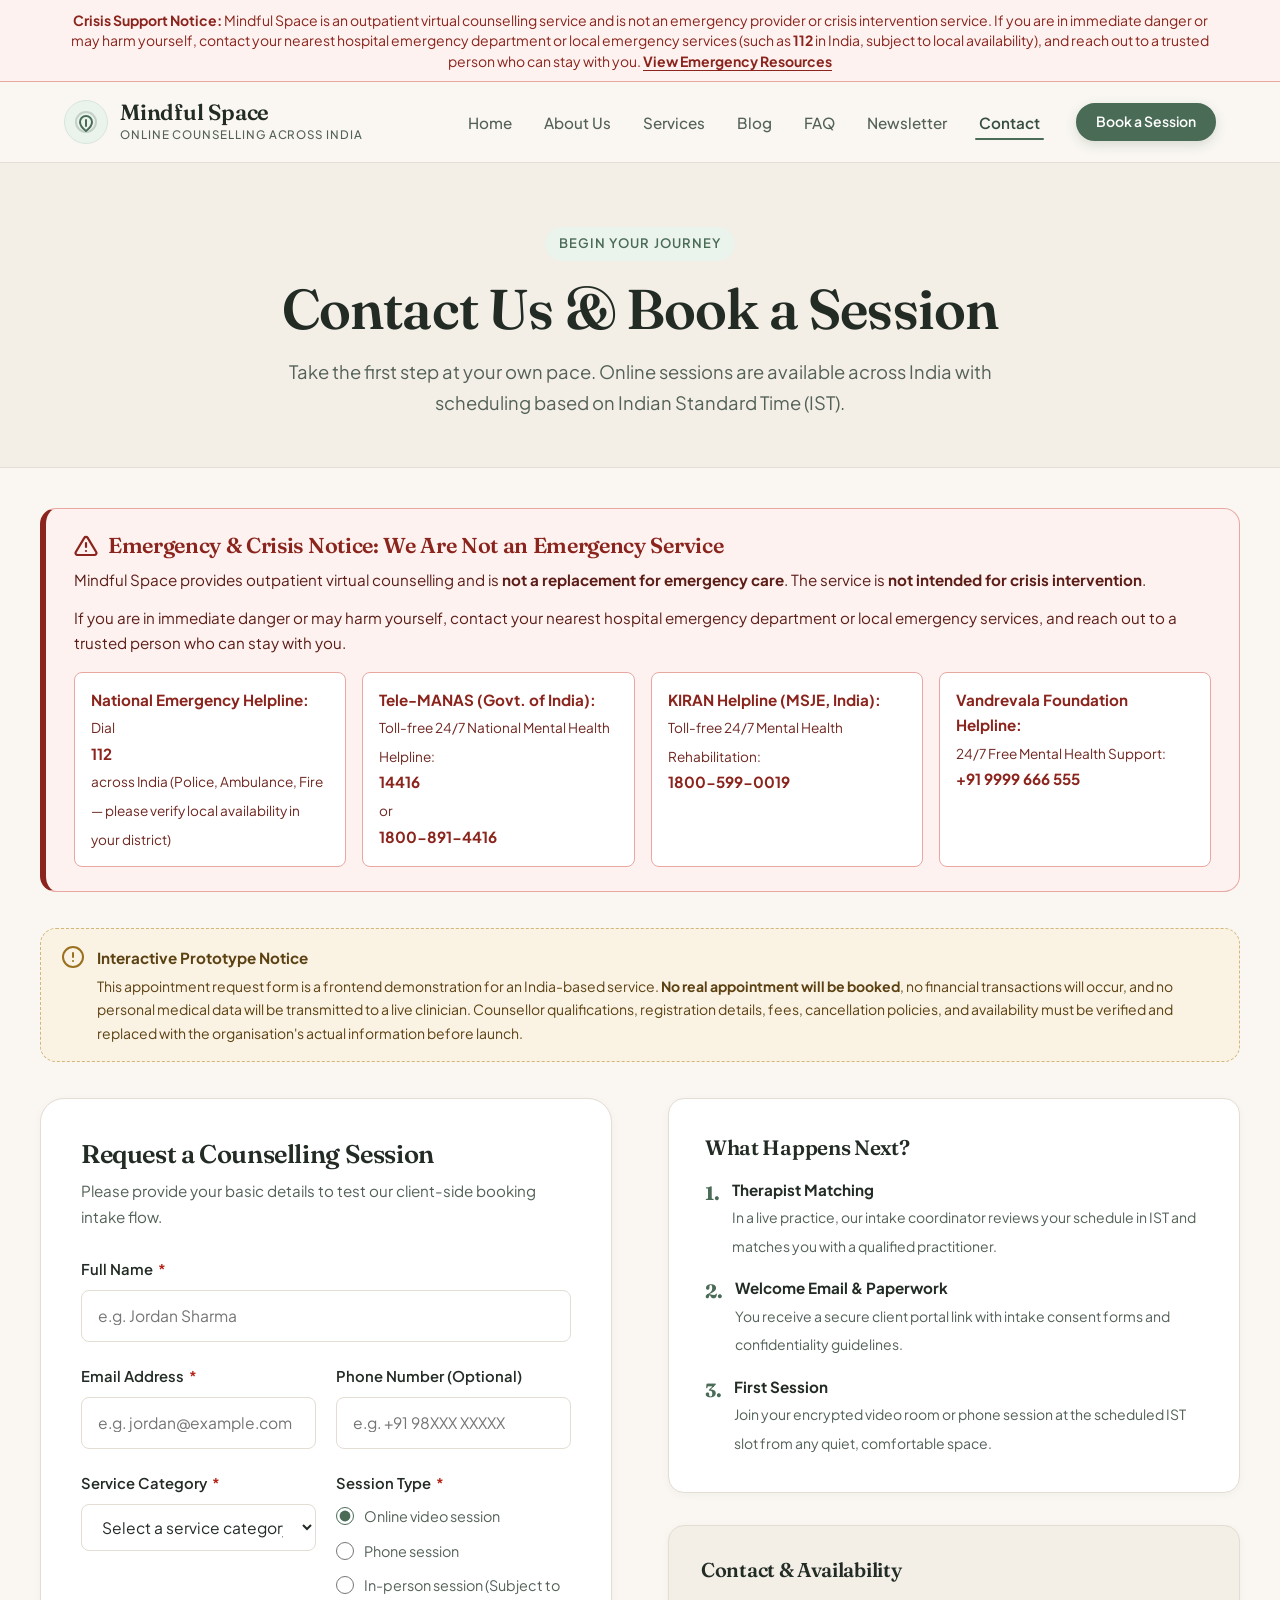
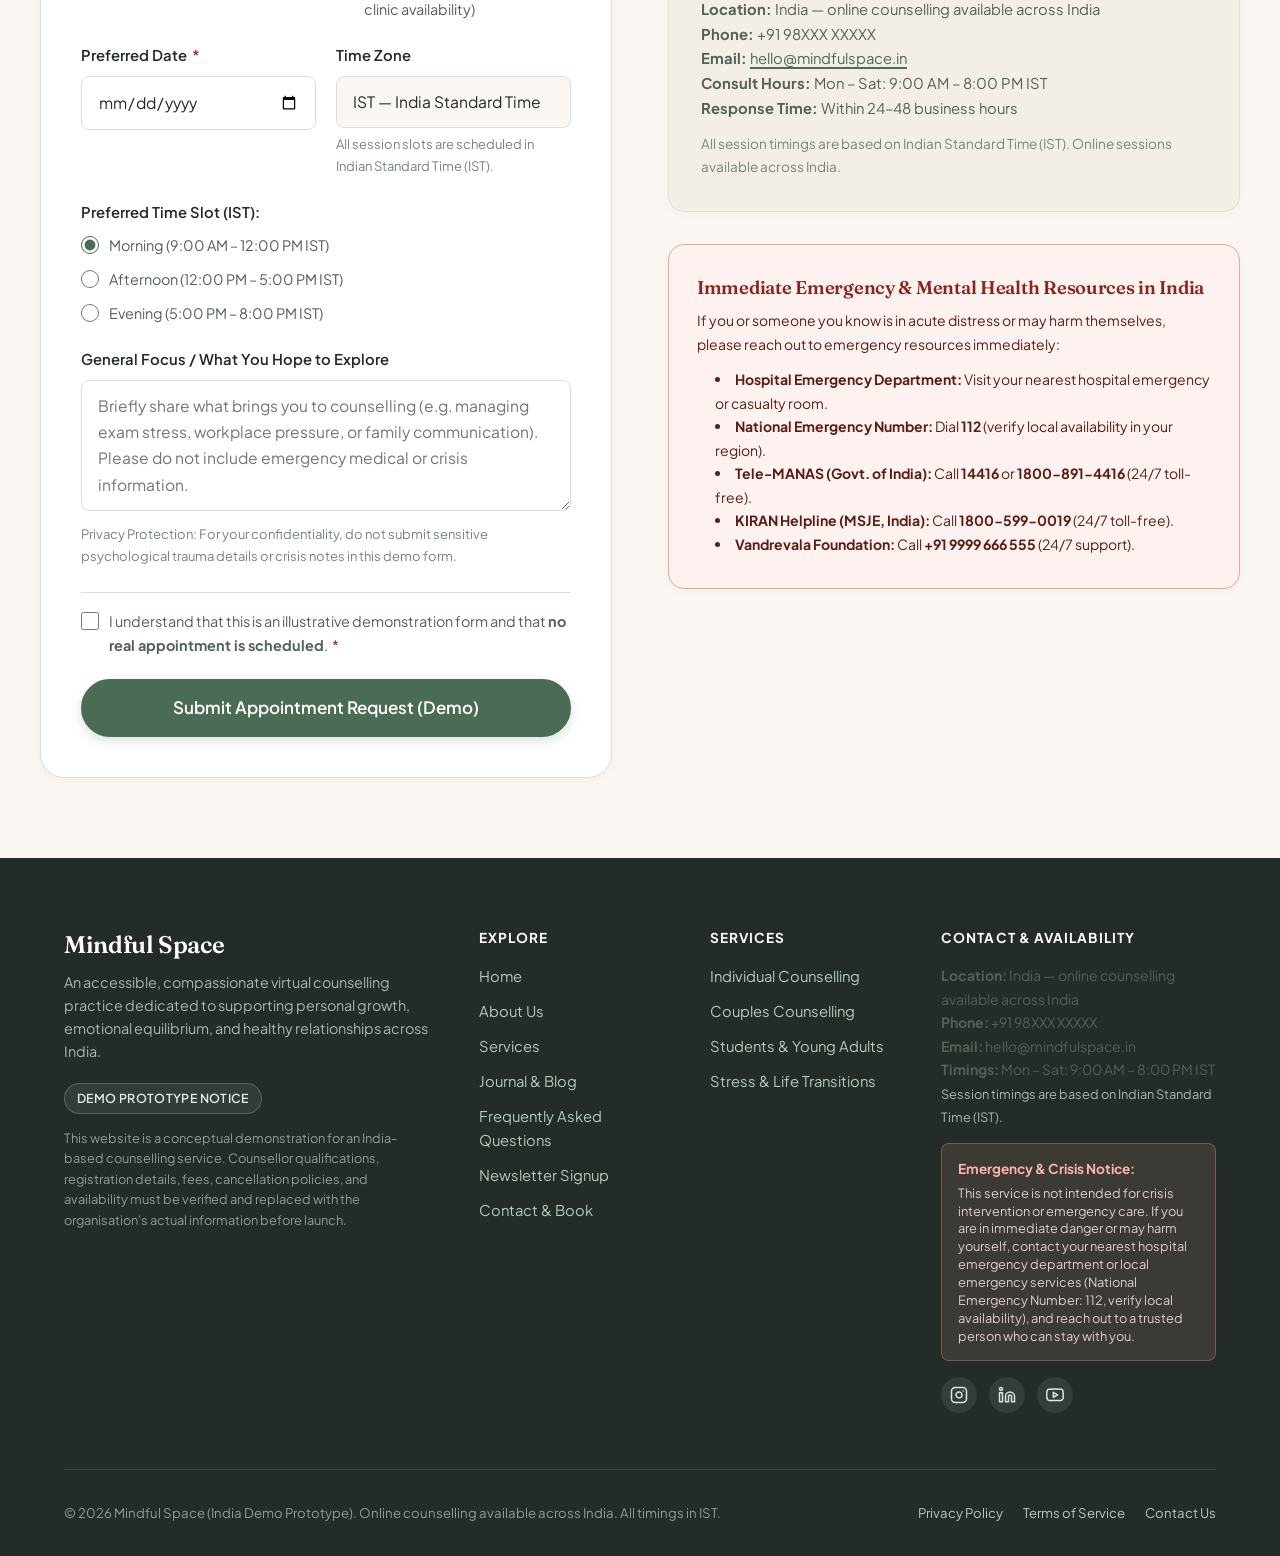
<file: agy/contact.html>
<!DOCTYPE html>
<html lang="en">
<head>
  <meta charset="UTF-8">
  <meta name="viewport" content="width=device-width, initial-scale=1.0">
  <meta name="description" content="Book a virtual counselling session or send an inquiry to Mindful Space. Practice compassionate, confidential online therapy across India in Indian Standard Time (IST).">
  <title>Contact & Book a Session | Mindful Space Online Counselling India</title>

  <!-- Google Fonts: Fraunces & Plus Jakarta Sans -->
  <link rel="preconnect" href="https://fonts.googleapis.com">
  <link rel="preconnect" href="https://fonts.gstatic.com" crossorigin>
  <link href="https://fonts.googleapis.com/css2?family=Fraunces:ital,opsz,wght@0,9..144,400;0,9..144,600;0,9..144,700;1,9..144,400&family=Plus+Jakarta+Sans:wght@400;500;600;700&display=swap" rel="stylesheet">

  <link rel="stylesheet" href="style.css">
</head>
<body>
  <!-- Accessible Skip Link -->
  <a href="#main-content" class="skip-link">Skip to main content</a>

  <!-- Crisis / Urgent Notice Banner (India-specific) -->
  <aside class="crisis-top-bar" aria-label="Crisis Support Information">
    <div class="container">
      <strong>Crisis Support Notice:</strong> Mindful Space is an outpatient virtual counselling service and is not an emergency provider or crisis intervention service. If you are in immediate danger or may harm yourself, contact your nearest hospital emergency department or local emergency services (such as <strong>112</strong> in India, subject to local availability), and reach out to a trusted person who can stay with you. <a href="#crisis-resources">View Emergency Resources</a>
    </div>
  </aside>

  <!-- Main Site Header -->
  <header class="site-header">
    <div class="container nav-wrapper">
      <a href="index.html" class="brand-logo" aria-label="Mindful Space Home">
        <div class="brand-icon" aria-hidden="true">
          <svg width="24" height="24" viewBox="0 0 24 24" fill="none" stroke="currentColor" stroke-width="2" stroke-linecap="round" stroke-linejoin="round">
            <path d="M12 2a10 10 0 0 1 10 10c0 5.523-4.477 10-10 10S2 17.523 2 12A10 10 0 0 1 12 2z" opacity="0.25"/>
            <path d="M12 6c-3.314 0-6 2.686-6 6 0 4.5 6 9 6 9s6-4.5 6-9c0-3.314-2.686-6-6-6z"/>
            <path d="M12 10v6"/>
          </svg>
        </div>
        <div class="brand-text">
          <span class="brand-name">Mindful Space</span>
          <span class="brand-tagline">Online Counselling Across India</span>
        </div>
      </a>

      <!-- Hamburger Button (Mobile) -->
      <button class="menu-toggle" aria-expanded="false" aria-label="Open mobile navigation menu" aria-controls="primary-nav">
        <span></span>
        <span></span>
        <span></span>
      </button>

      <!-- Primary Navigation -->
      <nav id="primary-nav" class="main-nav" aria-label="Main Navigation">
        <ul class="nav-links">
          <li><a href="index.html" class="nav-link">Home</a></li>
          <li><a href="about.html" class="nav-link">About Us</a></li>
          <li><a href="services.html" class="nav-link">Services</a></li>
          <li><a href="blog.html" class="nav-link">Blog</a></li>
          <li><a href="faq.html" class="nav-link">FAQ</a></li>
          <li><a href="newsletter.html" class="nav-link">Newsletter</a></li>
          <li><a href="contact.html" class="nav-link">Contact</a></li>
        </ul>
        <div class="nav-cta-btn">
          <a href="contact.html#book" class="btn btn-primary btn-sm">Book a Session</a>
        </div>
      </nav>
    </div>
  </header>

  <main id="main-content">
    <!-- Subpage Page Header -->
    <header class="page-header">
      <div class="container">
        <span class="section-tag">Begin Your Journey</span>
        <h1>Contact Us & Book a Session</h1>
        <p>Take the first step at your own pace. Online sessions are available across India with scheduling based on Indian Standard Time (IST).</p>
      </div>
    </header>

    <div class="container section" style="padding-top: 40px;">
      <!-- Prominent Crisis & Emergency Care Notice (India-specific) -->
      <div class="crisis-card" role="alert" aria-label="Emergency Crisis Warning">
        <h3>
          <svg width="24" height="24" viewBox="0 0 24 24" fill="none" stroke="currentColor" stroke-width="2.2" stroke-linecap="round" stroke-linejoin="round" aria-hidden="true">
            <path d="M10.29 3.86L1.82 18a2 2 0 0 0 1.71 3h16.94a2 2 0 0 0 1.71-3L13.71 3.86a2 2 0 0 0-3.42 0z"/>
            <line x1="12" y1="9" x2="12" y2="13"/>
            <line x1="12" y1="17" x2="12.01" y2="17"/>
          </svg>
          Emergency & Crisis Notice: We Are Not an Emergency Service
        </h3>
        <p>
          Mindful Space provides outpatient virtual counselling and is <strong>not a replacement for emergency care</strong>. The service is <strong>not intended for crisis intervention</strong>.
        </p>
        <p style="font-size: 0.95rem; color: #5C1D17; margin-bottom: 12px;">
          If you are in immediate danger or may harm yourself, contact your nearest hospital emergency department or local emergency services, and reach out to a trusted person who can stay with you.
        </p>
        <div class="crisis-helplines-grid">
          <div class="helpline-box">
            <strong>National Emergency Helpline:</strong>
            <span>Dial <strong>112</strong> across India (Police, Ambulance, Fire — please verify local availability in your district)</span>
          </div>
          <div class="helpline-box">
            <strong>Tele-MANAS (Govt. of India):</strong>
            <span>Toll-free 24/7 National Mental Health Helpline: <strong>14416</strong> or <strong>1800-891-4416</strong></span>
          </div>
          <div class="helpline-box">
            <strong>KIRAN Helpline (MSJE, India):</strong>
            <span>Toll-free 24/7 Mental Health Rehabilitation: <strong>1800-599-0019</strong></span>
          </div>
          <div class="helpline-box">
            <strong>Vandrevala Foundation Helpline:</strong>
            <span>24/7 Free Mental Health Support: <strong>+91 9999 666 555</strong></span>
          </div>
        </div>
      </div>

      <!-- Demo Disclaimer Notice -->
      <div class="demo-banner" role="note" aria-label="Demonstration Notice">
        <svg width="24" height="24" viewBox="0 0 24 24" fill="none" stroke="currentColor" stroke-width="2" stroke-linecap="round" stroke-linejoin="round" style="flex-shrink:0; color: #9B701F;">
          <circle cx="12" cy="12" r="10"/><line x1="12" y1="8" x2="12" y2="12"/><line x1="12" y1="16" x2="12.01" y2="16"/>
        </svg>
        <div>
          <strong style="display: block; font-size: 0.95rem; margin-bottom: 4px; color: #5C4113;">
            Interactive Prototype Notice
          </strong>
          <p style="margin-bottom: 0; font-size: 0.875rem; color: #5C4113;">
            This appointment request form is a frontend demonstration for an India-based service. <strong>No real appointment will be booked</strong>, no financial transactions will occur, and no personal medical data will be transmitted to a live clinician. Counsellor qualifications, registration details, fees, cancellation policies, and availability must be verified and replaced with the organisation's actual information before launch.
          </p>
        </div>
      </div>

      <!-- Main Layout: Form (Left) + Details (Right) -->
      <div id="book" class="about-split" style="align-items: flex-start; margin-top: 36px;">
        <!-- Column 1: Request Form -->
        <div class="form-container">
          <h2 style="font-size: 1.6rem; margin-bottom: 8px;">Request a Counselling Session</h2>
          <p style="font-size: 0.95rem; margin-bottom: 28px;">Please provide your basic details to test our client-side booking intake flow.</p>

          <form id="booking-form" novalidate aria-label="Session Booking Form">
            <!-- Full Name -->
            <div class="form-group">
              <label for="client-name">Full Name <span class="required-indicator" aria-hidden="true">*</span></label>
              <input type="text" id="client-name" class="form-input" placeholder="e.g. Jordan Sharma" required aria-required="true" aria-describedby="client-name-error">
              <div id="client-name-error" class="form-error-msg" role="alert"></div>
            </div>

            <!-- Email & Phone Row -->
            <div class="form-row">
              <div class="form-group">
                <label for="client-email">Email Address <span class="required-indicator" aria-hidden="true">*</span></label>
                <input type="email" id="client-email" class="form-input" placeholder="e.g. jordan@example.com" required aria-required="true" aria-describedby="client-email-error">
                <div id="client-email-error" class="form-error-msg" role="alert"></div>
              </div>
              <div class="form-group">
                <label for="client-phone">Phone Number (Optional)</label>
                <input type="tel" id="client-phone" class="form-input" placeholder="e.g. +91 98XXX XXXXX">
              </div>
            </div>

            <!-- Session Category & Session Type Row -->
            <div class="form-row">
              <div class="form-group">
                <label for="session-type">Service Category <span class="required-indicator" aria-hidden="true">*</span></label>
                <select id="session-type" class="form-select" required aria-required="true" aria-describedby="session-type-error">
                  <option value="">Select a service category...</option>
                  <option value="individual">Individual Counselling (50 min)</option>
                  <option value="couples">Couples Counselling (60 min)</option>
                  <option value="student">Student & Young Adult Support (50 min)</option>
                  <option value="transitions">Stress & Life Transitions (50 min)</option>
                </select>
                <div id="session-type-error" class="form-error-msg" role="alert"></div>
              </div>

              <div class="form-group">
                <label>Session Type <span class="required-indicator" aria-hidden="true">*</span></label>
                <div class="checkbox-group" style="margin-top: 6px;">
                  <label class="form-checkbox-label">
                    <input type="radio" name="session-format" value="Online video session" checked>
                    <span>Online video session</span>
                  </label>
                  <label class="form-checkbox-label">
                    <input type="radio" name="session-format" value="Phone session">
                    <span>Phone session</span>
                  </label>
                  <label class="form-checkbox-label">
                    <input type="radio" name="session-format" value="In-person session">
                    <span>In-person session (Subject to clinic availability)</span>
                  </label>
                </div>
              </div>
            </div>

            <!-- Preferred Date, Preferred Time & Time Zone -->
            <div class="form-row">
              <div class="form-group">
                <label for="session-date">Preferred Date <span class="required-indicator" aria-hidden="true">*</span></label>
                <input type="date" id="session-date" class="form-input" required aria-required="true" aria-describedby="session-date-error">
                <div id="session-date-error" class="form-error-msg" role="alert"></div>
              </div>

              <div class="form-group">
                <label for="time-zone-display">Time Zone</label>
                <input type="text" id="time-zone-display" class="form-input" value="IST — India Standard Time" readonly style="background-color: var(--color-bg); cursor: not-allowed;">
                <div class="form-help">All session slots are scheduled in Indian Standard Time (IST).</div>
              </div>
            </div>

            <!-- Preferred Time -->
            <div class="form-group">
              <label>Preferred Time Slot (IST):</label>
              <div class="checkbox-group" style="margin-top: 6px;">
                <label class="form-checkbox-label">
                  <input type="radio" name="preferred-time" value="Morning (9:00 AM – 12:00 PM IST)" checked>
                  <span>Morning (9:00 AM – 12:00 PM IST)</span>
                </label>
                <label class="form-checkbox-label">
                  <input type="radio" name="preferred-time" value="Afternoon (12:00 PM – 5:00 PM IST)">
                  <span>Afternoon (12:00 PM – 5:00 PM IST)</span>
                </label>
                <label class="form-checkbox-label">
                  <input type="radio" name="preferred-time" value="Evening (5:00 PM – 8:00 PM IST)">
                  <span>Evening (5:00 PM – 8:00 PM IST)</span>
                </label>
              </div>
            </div>

            <!-- Non-sensitive message guidance -->
            <div class="form-group">
              <label for="client-message">General Focus / What You Hope to Explore</label>
              <textarea id="client-message" class="form-textarea" rows="4" placeholder="Briefly share what brings you to counselling (e.g. managing exam stress, workplace pressure, or family communication). Please do not include emergency medical or crisis information."></textarea>
              <div class="form-help">
                Privacy Protection: For your confidentiality, do not submit sensitive psychological trauma details or crisis notes in this demo form.
              </div>
            </div>

            <!-- Demo Consent Checkbox -->
            <div class="form-group" style="margin-top: 24px; padding-top: 16px; border-top: 1px solid var(--color-border);">
              <label class="form-checkbox-label">
                <input type="checkbox" id="demo-consent" required aria-required="true" aria-describedby="demo-consent-error">
                <span>
                  I understand that this is an illustrative demonstration form and that <strong>no real appointment is scheduled</strong>. <span class="required-indicator" aria-hidden="true">*</span>
                </span>
              </label>
              <div id="demo-consent-error" class="form-error-msg" role="alert"></div>
            </div>

            <button type="submit" class="btn btn-primary btn-lg" style="width: 100%;">
              Submit Appointment Request (Demo)
            </button>
          </form>

          <!-- Success Card -->
          <div id="booking-success-card" class="form-success-card" role="region" aria-live="polite">
            <h4>
              <svg width="24" height="24" viewBox="0 0 24 24" fill="none" stroke="currentColor" stroke-width="2" stroke-linecap="round" stroke-linejoin="round">
                <path d="M22 11.08V12a10 10 0 1 1-5.93-9.14"/>
                <polyline points="22 4 12 14.01 9 11.01"/>
              </svg>
              Demo Appointment Request Received!
            </h4>
            <p style="font-size: 0.95rem; margin-bottom: 14px;">
              Thank you! Your simulated appointment request was processed by our client-side verification engine. Here is a summary of the details entered:
            </p>
            <div id="booking-success-summary" style="background: rgba(255,255,255,0.7); border: 1px solid var(--color-success-border); border-radius: var(--radius-sm); padding: 14px 16px; margin-bottom: 14px; font-size: 0.9rem;">
              <!-- Dynamically populated by script.js -->
            </div>
            <p style="font-size: 0.85rem; color: #2D4C33; margin-bottom: 0;">
              <strong>Note:</strong> Since this is an illustrative demo, no calendar hold or email notification has been triggered.
            </p>
          </div>
        </div>

        <!-- Column 2: What Happens Next & Contact Info -->
        <div>
          <div class="card" style="padding: 36px; margin-bottom: 32px;">
            <h3 style="font-size: 1.3rem; margin-bottom: 16px;">What Happens Next?</h3>
            <ol style="list-style: none; display: flex; flex-direction: column; gap: 16px; padding-left: 0;">
              <li style="display: flex; gap: 12px;">
                <span style="font-weight: 700; color: var(--color-primary); font-family: var(--font-serif); font-size: 1.2rem;">1.</span>
                <div>
                  <strong style="display: block; font-size: 0.95rem; color: var(--color-text-main);">Therapist Matching</strong>
                  <span style="font-size: 0.875rem; color: var(--color-text-muted);">In a live practice, our intake coordinator reviews your schedule in IST and matches you with a qualified practitioner.</span>
                </div>
              </li>
              <li style="display: flex; gap: 12px;">
                <span style="font-weight: 700; color: var(--color-primary); font-family: var(--font-serif); font-size: 1.2rem;">2.</span>
                <div>
                  <strong style="display: block; font-size: 0.95rem; color: var(--color-text-main);">Welcome Email & Paperwork</strong>
                  <span style="font-size: 0.875rem; color: var(--color-text-muted);">You receive a secure client portal link with intake consent forms and confidentiality guidelines.</span>
                </div>
              </li>
              <li style="display: flex; gap: 12px;">
                <span style="font-weight: 700; color: var(--color-primary); font-family: var(--font-serif); font-size: 1.2rem;">3.</span>
                <div>
                  <strong style="display: block; font-size: 0.95rem; color: var(--color-text-main);">First Session</strong>
                  <span style="font-size: 0.875rem; color: var(--color-text-muted);">Join your encrypted video room or phone session at the scheduled IST slot from any quiet, comfortable space.</span>
                </div>
              </li>
            </ol>
          </div>

          <!-- Practice Details Box -->
          <div class="card" style="background-color: var(--color-bg-alt); padding: 32px;">
            <h3 style="font-size: 1.25rem; margin-bottom: 14px;">Contact & Availability</h3>
            <p style="font-size: 0.925rem; margin-bottom: 12px;">
              <strong>Location:</strong> India — online counselling available across India<br>
              <strong>Phone:</strong> +91 98XXX XXXXX<br>
              <strong>Email:</strong> <a href="mailto:hello@mindfulspace.in">hello@mindfulspace.in</a><br>
              <strong>Consult Hours:</strong> Mon – Sat: 9:00 AM – 8:00 PM IST<br>
              <strong>Response Time:</strong> Within 24–48 business hours
            </p>
            <p style="font-size: 0.85rem; color: var(--color-text-light); margin-bottom: 0;">
              All session timings are based on Indian Standard Time (IST). Online sessions available across India.
            </p>
          </div>

          <!-- Detailed Crisis Resources Anchor -->
          <div id="crisis-resources" class="card" style="margin-top: 32px; border-color: var(--color-crisis-border); background-color: var(--color-crisis-bg);">
            <h4 style="color: var(--color-crisis-text); font-size: 1.15rem; margin-bottom: 10px;">
              Immediate Emergency & Mental Health Resources in India
            </h4>
            <p style="font-size: 0.875rem; color: #5C1D17; margin-bottom: 12px;">
              If you or someone you know is in acute distress or may harm themselves, please reach out to emergency resources immediately:
            </p>
            <ul style="font-size: 0.875rem; color: #5C1D17; padding-left: 18px; margin-bottom: 0;">
              <li><strong>Hospital Emergency Department:</strong> Visit your nearest hospital emergency or casualty room.</li>
              <li><strong>National Emergency Number:</strong> Dial <strong>112</strong> (verify local availability in your region).</li>
              <li><strong>Tele-MANAS (Govt. of India):</strong> Call <strong>14416</strong> or <strong>1800-891-4416</strong> (24/7 toll-free).</li>
              <li><strong>KIRAN Helpline (MSJE, India):</strong> Call <strong>1800-599-0019</strong> (24/7 toll-free).</li>
              <li><strong>Vandrevala Foundation:</strong> Call <strong>+91 9999 666 555</strong> (24/7 support).</li>
            </ul>
          </div>
        </div>
      </div>
    </div>
  </main>

  <!-- Complete Site Footer (India-specific) -->
  <footer class="site-footer">
    <div class="container">
      <div class="footer-grid">
        <div class="footer-brand">
          <h3>Mindful Space</h3>
          <p>
            An accessible, compassionate virtual counselling practice dedicated to supporting personal growth, emotional equilibrium, and healthy relationships across India.
          </p>
          <div class="demo-tag" style="background: rgba(255,255,255,0.08); color: #E0EAE3; border-color: rgba(255,255,255,0.2);">
            Demo Prototype Notice
          </div>
          <p style="font-size: 0.8rem; color: #8F9E94;">
            This website is a conceptual demonstration for an India-based counselling service. Counsellor qualifications, registration details, fees, cancellation policies, and availability must be verified and replaced with the organisation's actual information before launch.
          </p>
        </div>

        <div>
          <h4 class="footer-heading">Explore</h4>
          <ul class="footer-links-list">
            <li><a href="index.html">Home</a></li>
            <li><a href="about.html">About Us</a></li>
            <li><a href="services.html">Services</a></li>
            <li><a href="blog.html">Journal & Blog</a></li>
            <li><a href="faq.html">Frequently Asked Questions</a></li>
            <li><a href="newsletter.html">Newsletter Signup</a></li>
            <li><a href="contact.html">Contact & Book</a></li>
          </ul>
        </div>

        <div>
          <h4 class="footer-heading">Services</h4>
          <ul class="footer-links-list">
            <li><a href="services.html#individual">Individual Counselling</a></li>
            <li><a href="services.html#couples">Couples Counselling</a></li>
            <li><a href="services.html#students">Students & Young Adults</a></li>
            <li><a href="services.html#transitions">Stress & Life Transitions</a></li>
          </ul>
        </div>

        <div>
          <h4 class="footer-heading">Contact & Availability</h4>
          <p style="font-size: 0.875rem; margin-bottom: 8px;">
            <strong>Location:</strong> India — online counselling available across India<br>
            <strong>Phone:</strong> +91 98XXX XXXXX<br>
            <strong>Email:</strong> hello@mindfulspace.in<br>
            <strong>Timings:</strong> Mon – Sat: 9:00 AM – 8:00 PM IST<br>
            <span style="font-size: 0.8rem; color: #A9B8AF;">Session timings are based on Indian Standard Time (IST).</span>
          </p>

          <div class="footer-crisis-box">
            <strong>Emergency & Crisis Notice:</strong>
            <p>This service is not intended for crisis intervention or emergency care. If you are in immediate danger or may harm yourself, contact your nearest hospital emergency department or local emergency services (National Emergency Number: 112, verify local availability), and reach out to a trusted person who can stay with you.</p>
          </div>

          <div class="footer-socials" aria-label="Social media links">
            <a href="#" class="social-icon-link" aria-label="Mindful Space on Instagram (Demo link)">
              <svg width="18" height="18" viewBox="0 0 24 24" fill="none" stroke="currentColor" stroke-width="2" stroke-linecap="round" stroke-linejoin="round"><rect x="2" y="2" width="20" height="20" rx="5" ry="5"/><path d="M16 11.37A4 4 0 1 1 12.63 8 4 4 0 0 1 16 11.37z"/><line x1="17.5" y1="6.5" x2="17.51" y2="6.5"/></svg>
            </a>
            <a href="#" class="social-icon-link" aria-label="Mindful Space on LinkedIn (Demo link)">
              <svg width="18" height="18" viewBox="0 0 24 24" fill="none" stroke="currentColor" stroke-width="2" stroke-linecap="round" stroke-linejoin="round"><path d="M16 8a6 6 0 0 1 6 6v7h-4v-7a2 2 0 0 0-2-2 2 2 0 0 0-2 2v7h-4v-7a6 6 0 0 1 6-6z"/><rect x="2" y="9" width="4" height="12"/><circle cx="4" cy="4" r="2"/></svg>
            </a>
            <a href="#" class="social-icon-link" aria-label="Mindful Space on YouTube (Demo link)">
              <svg width="18" height="18" viewBox="0 0 24 24" fill="none" stroke="currentColor" stroke-width="2" stroke-linecap="round" stroke-linejoin="round"><path d="M22.54 6.42a2.78 2.78 0 0 0-1.94-2C18.88 4 12 4 12 4s-6.88 0-8.6.46a2.78 2.78 0 0 0-1.94 2A29 29 0 0 0 1 11.75a29 29 0 0 0 .46 5.33A2.78 2.78 0 0 0 3.4 19c1.72.46 8.6.46 8.6.46s6.88 0 8.6-.46a2.78 2.78 0 0 0 1.94-2 29 29 0 0 0 .46-5.25 29 29 0 0 0-.46-5.33z"/><polygon points="9.75 15.02 15.5 11.75 9.75 8.48 9.75 15.02"/></svg>
            </a>
          </div>
        </div>
      </div>

      <div class="footer-bottom">
        <div>
          &copy; 2026 Mindful Space (India Demo Prototype). Online counselling available across India. All timings in IST.
        </div>
        <div class="footer-legal-links">
          <a href="privacy.html">Privacy Policy</a>
          <a href="terms.html">Terms of Service</a>
          <a href="contact.html">Contact Us</a>
        </div>
      </div>
    </div>
  </footer>

  <!-- Floating Back to Top Button -->
  <button class="back-to-top" aria-label="Scroll back to top">
    <svg width="22" height="22" viewBox="0 0 24 24" fill="none" stroke="currentColor" stroke-width="2.5" stroke-linecap="round" stroke-linejoin="round" aria-hidden="true">
      <polyline points="18 15 12 9 6 15"/>
    </svg>
  </button>

  <script src="script.js"></script>
</body>
</html>
</file>
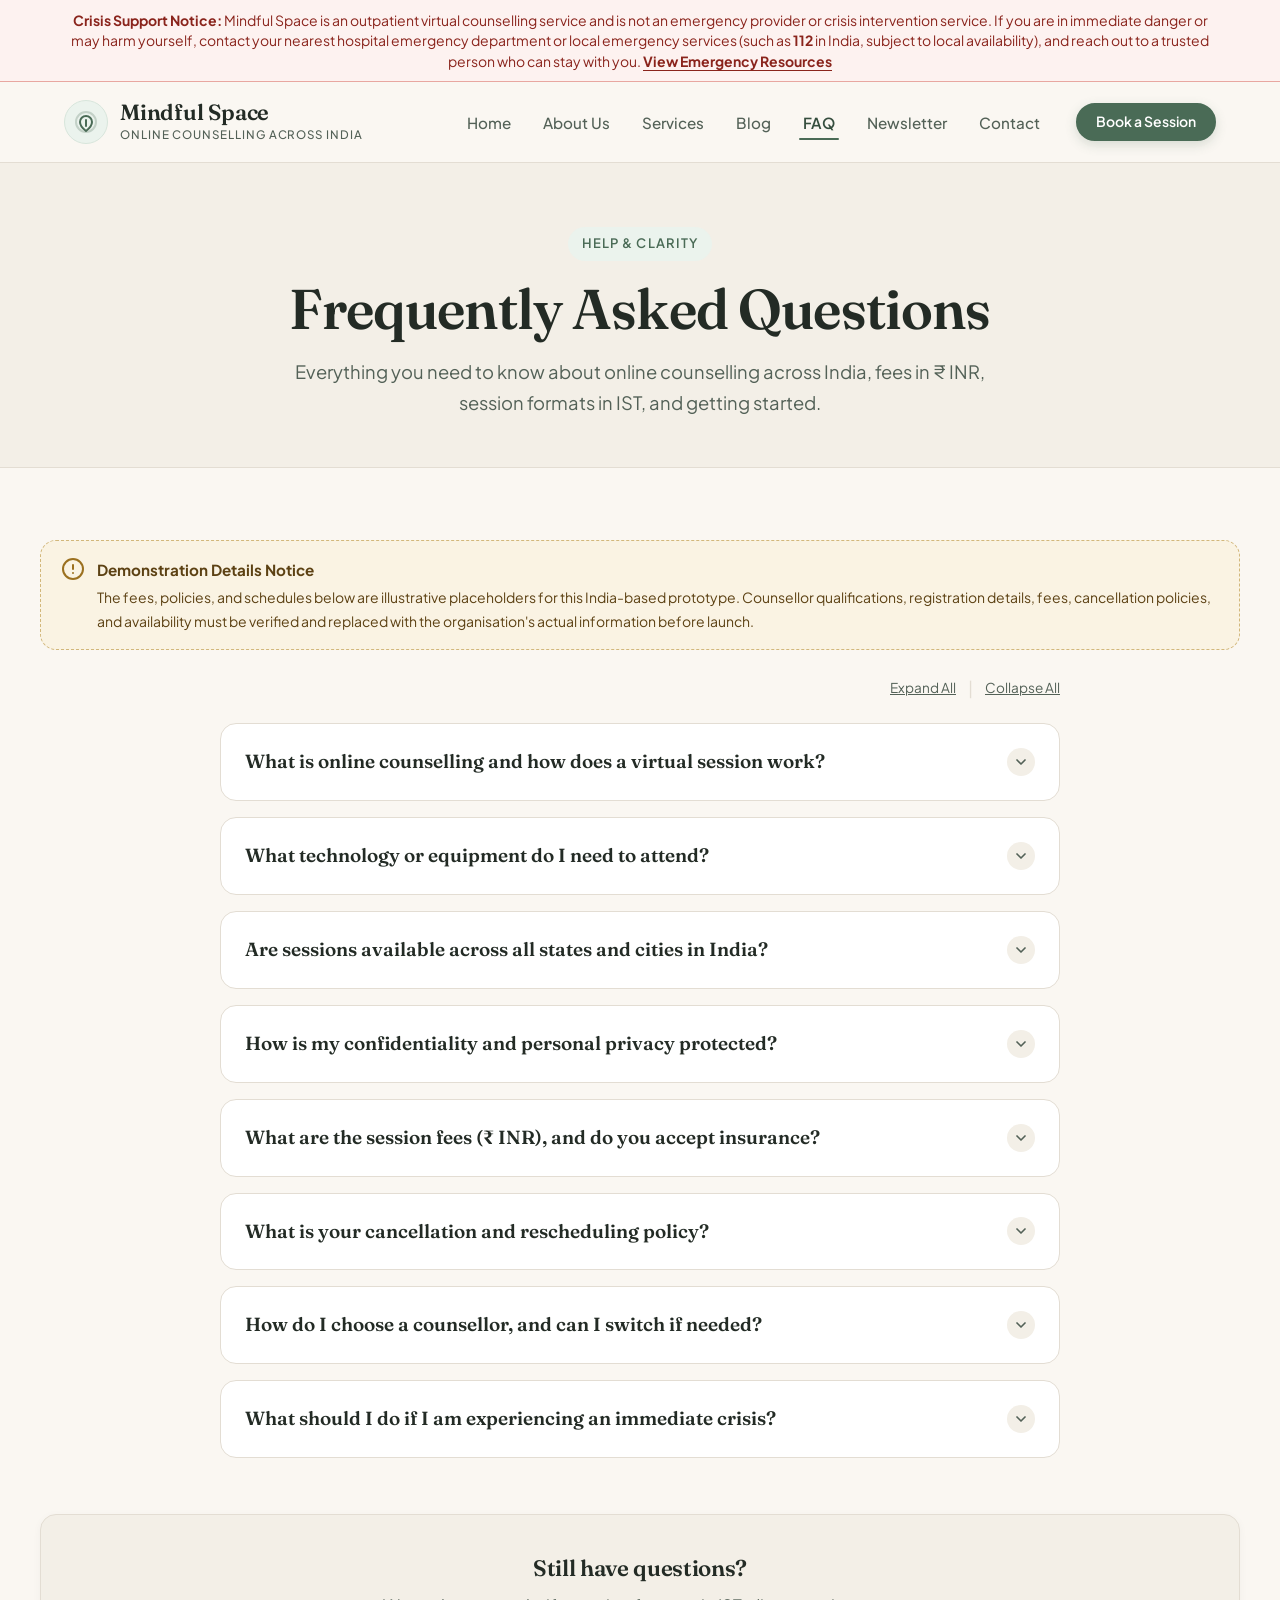
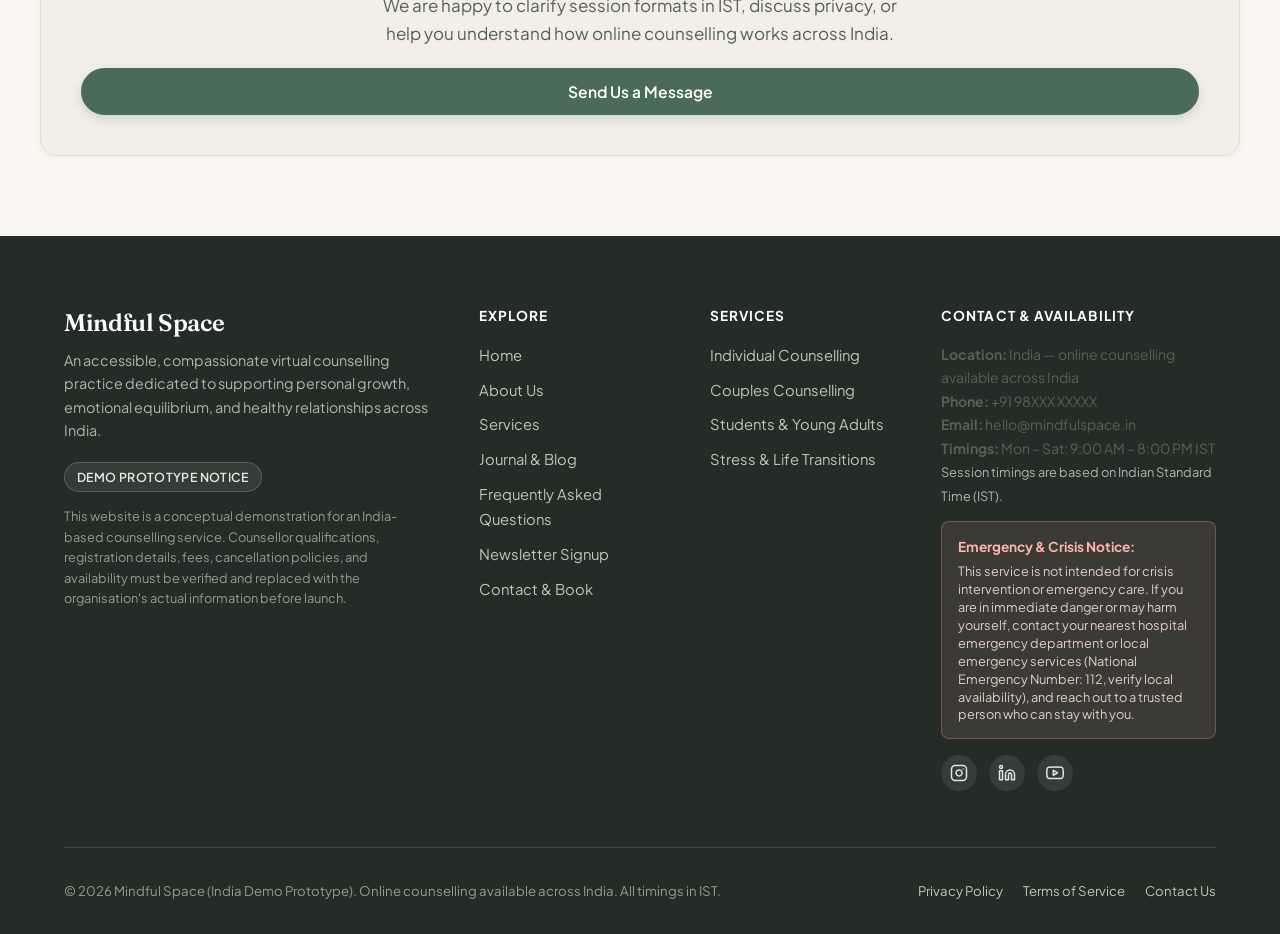
<file: agy/faq.html>
<!DOCTYPE html>
<html lang="en">
<head>
  <meta charset="UTF-8">
  <meta name="viewport" content="width=device-width, initial-scale=1.0">
  <meta name="description" content="Find answers to common questions about online counselling across India, fees in ₹ INR, session formats in IST, confidentiality, and choosing a therapist.">
  <title>Frequently Asked Questions | Mindful Space Online Counselling India</title>

  <!-- Google Fonts: Fraunces & Plus Jakarta Sans -->
  <link rel="preconnect" href="https://fonts.googleapis.com">
  <link rel="preconnect" href="https://fonts.gstatic.com" crossorigin>
  <link href="https://fonts.googleapis.com/css2?family=Fraunces:ital,opsz,wght@0,9..144,400;0,9..144,600;0,9..144,700;1,9..144,400&family=Plus+Jakarta+Sans:wght@400;500;600;700&display=swap" rel="stylesheet">

  <link rel="stylesheet" href="style.css">
</head>
<body>
  <!-- Accessible Skip Link -->
  <a href="#main-content" class="skip-link">Skip to main content</a>

  <!-- Crisis / Urgent Notice Banner (India-specific) -->
  <aside class="crisis-top-bar" aria-label="Crisis Support Information">
    <div class="container">
      <strong>Crisis Support Notice:</strong> Mindful Space is an outpatient virtual counselling service and is not an emergency provider or crisis intervention service. If you are in immediate danger or may harm yourself, contact your nearest hospital emergency department or local emergency services (such as <strong>112</strong> in India, subject to local availability), and reach out to a trusted person who can stay with you. <a href="contact.html#crisis-resources">View Emergency Resources</a>
    </div>
  </aside>

  <!-- Main Site Header -->
  <header class="site-header">
    <div class="container nav-wrapper">
      <a href="index.html" class="brand-logo" aria-label="Mindful Space Home">
        <div class="brand-icon" aria-hidden="true">
          <svg width="24" height="24" viewBox="0 0 24 24" fill="none" stroke="currentColor" stroke-width="2" stroke-linecap="round" stroke-linejoin="round">
            <path d="M12 2a10 10 0 0 1 10 10c0 5.523-4.477 10-10 10S2 17.523 2 12A10 10 0 0 1 12 2z" opacity="0.25"/>
            <path d="M12 6c-3.314 0-6 2.686-6 6 0 4.5 6 9 6 9s6-4.5 6-9c0-3.314-2.686-6-6-6z"/>
            <path d="M12 10v6"/>
          </svg>
        </div>
        <div class="brand-text">
          <span class="brand-name">Mindful Space</span>
          <span class="brand-tagline">Online Counselling Across India</span>
        </div>
      </a>

      <!-- Hamburger Button (Mobile) -->
      <button class="menu-toggle" aria-expanded="false" aria-label="Open mobile navigation menu" aria-controls="primary-nav">
        <span></span>
        <span></span>
        <span></span>
      </button>

      <!-- Primary Navigation -->
      <nav id="primary-nav" class="main-nav" aria-label="Main Navigation">
        <ul class="nav-links">
          <li><a href="index.html" class="nav-link">Home</a></li>
          <li><a href="about.html" class="nav-link">About Us</a></li>
          <li><a href="services.html" class="nav-link">Services</a></li>
          <li><a href="blog.html" class="nav-link">Blog</a></li>
          <li><a href="faq.html" class="nav-link">FAQ</a></li>
          <li><a href="newsletter.html" class="nav-link">Newsletter</a></li>
          <li><a href="contact.html" class="nav-link">Contact</a></li>
        </ul>
        <div class="nav-cta-btn">
          <a href="contact.html#book" class="btn btn-primary btn-sm">Book a Session</a>
        </div>
      </nav>
    </div>
  </header>

  <main id="main-content">
    <!-- Subpage Page Header -->
    <header class="page-header">
      <div class="container">
        <span class="section-tag">Help & Clarity</span>
        <h1>Frequently Asked Questions</h1>
        <p>Everything you need to know about online counselling across India, fees in ₹ INR, session formats in IST, and getting started.</p>
      </div>
    </header>

    <div class="container section" style="padding-top: 48px;">
      <!-- Launch Verification Note -->
      <div class="demo-banner" role="note" aria-label="Demonstration Notice">
        <svg width="24" height="24" viewBox="0 0 24 24" fill="none" stroke="currentColor" stroke-width="2" stroke-linecap="round" stroke-linejoin="round" style="flex-shrink:0; color: #9B701F;">
          <circle cx="12" cy="12" r="10"/><line x1="12" y1="8" x2="12" y2="12"/><line x1="12" y1="16" x2="12.01" y2="16"/>
        </svg>
        <div>
          <strong style="display: block; font-size: 0.95rem; margin-bottom: 4px; color: #5C4113;">
            Demonstration Details Notice
          </strong>
          <p style="margin-bottom: 0; font-size: 0.875rem; color: #5C4113;">
            The fees, policies, and schedules below are illustrative placeholders for this India-based prototype. Counsellor qualifications, registration details, fees, cancellation policies, and availability must be verified and replaced with the organisation's actual information before launch.
          </p>
        </div>
      </div>

      <!-- Expand / Collapse All Controls -->
      <div class="faq-actions" style="margin-top: 24px;">
        <button type="button" id="expand-all-faqs" class="faq-control-link">Expand All</button>
        <span style="color: var(--color-border);">|</span>
        <button type="button" id="collapse-all-faqs" class="faq-control-link">Collapse All</button>
      </div>

      <!-- FAQ Accordion List -->
      <div class="faq-list" role="region" aria-label="FAQ Accordions">
        <!-- Item 1: What is online counselling -->
        <div class="faq-item">
          <button type="button" class="faq-question" aria-expanded="false" aria-controls="faq-ans-1">
            <span>What is online counselling and how does a virtual session work?</span>
            <div class="faq-icon" aria-hidden="true">
              <svg width="16" height="16" viewBox="0 0 24 24" fill="none" stroke="currentColor" stroke-width="2.5" stroke-linecap="round" stroke-linejoin="round">
                <polyline points="6 9 12 15 18 9"/>
              </svg>
            </div>
          </button>
          <div id="faq-ans-1" class="faq-answer" aria-hidden="true">
            <p>
              Online counselling (teletherapy) connects you with a qualified mental health professional via secure, encrypted video or phone calls. Rather than traveling through city traffic to a physical clinic, you attend sessions from your home, private room, or any quiet setting where you feel comfortable.
            </p>
            <p>
              Online sessions are available across India. Prior to your appointment, you receive a direct link. Clicking that link opens your private, password-protected virtual room in your browser—no complex software downloads required.
            </p>
          </div>
        </div>

        <!-- Item 2: Technology Requirements -->
        <div class="faq-item">
          <button type="button" class="faq-question" aria-expanded="false" aria-controls="faq-ans-2">
            <span>What technology or equipment do I need to attend?</span>
            <div class="faq-icon" aria-hidden="true">
              <svg width="16" height="16" viewBox="0 0 24 24" fill="none" stroke="currentColor" stroke-width="2.5" stroke-linecap="round" stroke-linejoin="round">
                <polyline points="6 9 12 15 18 9"/>
              </svg>
            </div>
          </button>
          <div id="faq-ans-2" class="faq-answer" aria-hidden="true">
            <p>
              You need three simple things:
            </p>
            <ul style="padding-left: 20px; margin-bottom: 12px;">
              <li>A smartphone, tablet, or laptop with a working camera and microphone.</li>
              <li>A stable internet connection (broadband Wi-Fi or reliable 4G/5G mobile data).</li>
              <li>A modern web browser such as Chrome, Safari, Firefox, or Edge.</li>
            </ul>
            <p>
              We also strongly recommend using earphones or headphones. This enhances audio clarity and ensures that only you hear your counsellor's voice, protecting your acoustic privacy at home.
            </p>
          </div>
        </div>

        <!-- Item 3: Availability across India -->
        <div class="faq-item">
          <button type="button" class="faq-question" aria-expanded="false" aria-controls="faq-ans-3">
            <span>Are sessions available across all states and cities in India?</span>
            <div class="faq-icon" aria-hidden="true">
              <svg width="16" height="16" viewBox="0 0 24 24" fill="none" stroke="currentColor" stroke-width="2.5" stroke-linecap="round" stroke-linejoin="round">
                <polyline points="6 9 12 15 18 9"/>
              </svg>
            </div>
          </button>
          <div id="faq-ans-3" class="faq-answer" aria-hidden="true">
            <p>
              Yes. Online sessions are accessible across India—whether you are in metropolitan cities like Bengaluru, Mumbai, Delhi-NCR, Chennai, Hyderabad, Kolkata, or tier-2 and tier-3 towns.
            </p>
            <p>
              All session timings are scheduled in <strong>Indian Standard Time (IST)</strong>. Sessions can be conducted via video or audio-only phone calls depending on your preference and internet bandwidth.
            </p>
          </div>
        </div>

        <!-- Item 4: Confidentiality -->
        <div class="faq-item">
          <button type="button" class="faq-question" aria-expanded="false" aria-controls="faq-ans-4">
            <span>How is my confidentiality and personal privacy protected?</span>
            <div class="faq-icon" aria-hidden="true">
              <svg width="16" height="16" viewBox="0 0 24 24" fill="none" stroke="currentColor" stroke-width="2.5" stroke-linecap="round" stroke-linejoin="round">
                <polyline points="6 9 12 15 18 9"/>
              </svg>
            </div>
          </button>
          <div id="faq-ans-4" class="faq-answer" aria-hidden="true">
            <p>
              Confidentiality is fundamental to our practice:
            </p>
            <ul style="padding-left: 20px; margin-bottom: 12px;">
              <li>Video streams are protected with 256-bit encryption.</li>
              <li>Sessions are <strong>never recorded</strong> or stored.</li>
              <li>Administrative records are held in secure systems adhering to Indian data protection guidelines.</li>
            </ul>
            <p>
              As with all professional psychological care, your discussions remain strictly confidential, subject only to mandatory legal exceptions (such as immediate risk of harm to yourself or others).
            </p>
          </div>
        </div>

        <!-- Item 5: Fees and Payments (₹ INR) -->
        <div class="faq-item">
          <button type="button" class="faq-question" aria-expanded="false" aria-controls="faq-ans-5">
            <span>What are the session fees (₹ INR), and do you accept insurance?</span>
            <div class="faq-icon" aria-hidden="true">
              <svg width="16" height="16" viewBox="0 0 24 24" fill="none" stroke="currentColor" stroke-width="2.5" stroke-linecap="round" stroke-linejoin="round">
                <polyline points="6 9 12 15 18 9"/>
              </svg>
            </div>
          </button>
          <div id="faq-ans-5" class="faq-answer" aria-hidden="true">
            <p>
              <em>Illustrative Fee Structure in Indian Rupees (₹) for Demonstration:</em>
            </p>
            <ul style="padding-left: 20px; margin-bottom: 12px;">
              <li><strong>Individual Counselling (50 min):</strong> ₹1,500 per session (Sample placeholder fee)</li>
              <li><strong>Couples Counselling (60 min):</strong> ₹2,200 per session (Sample placeholder fee)</li>
              <li><strong>Student Support (50 min):</strong> ₹1,000 per session (Sample reduced fee with valid student ID)</li>
            </ul>
            <p>
              <strong>Insurance Notice in India:</strong> While most outpatient counselling in India is private-pay (via UPI, net banking, or debit/credit card), some comprehensive private health insurance policies have started covering teleconsultations and psychiatric care under the Mental Healthcare Act 2017 provisions. We provide itemised GST-compliant receipts that you can submit for reimbursement.
            </p>
            <p style="font-size: 0.85rem; color: var(--color-text-light);">
              *Note: Final fees and sliding-scale arrangements must be verified and set by the organisation before launch.
            </p>
          </div>
        </div>

        <!-- Item 6: Cancellation & Rescheduling -->
        <div class="faq-item">
          <button type="button" class="faq-question" aria-expanded="false" aria-controls="faq-ans-6">
            <span>What is your cancellation and rescheduling policy?</span>
            <div class="faq-icon" aria-hidden="true">
              <svg width="16" height="16" viewBox="0 0 24 24" fill="none" stroke="currentColor" stroke-width="2.5" stroke-linecap="round" stroke-linejoin="round">
                <polyline points="6 9 12 15 18 9"/>
              </svg>
            </div>
          </button>
          <div id="faq-ans-6" class="faq-answer" aria-hidden="true">
            <p>
              We ask for at least <strong>24 hours' notice in IST</strong> if you need to cancel or reschedule your session. Because your therapist reserves that dedicated slot solely for you, cancellations made with less than 24 hours' notice may be subject to a late cancellation fee, barring unforeseen medical emergencies.
            </p>
            <p>
              You can easily request a reschedule by emailing <a href="mailto:hello@mindfulspace.in">hello@mindfulspace.in</a> or contacting your counsellor directly.
            </p>
          </div>
        </div>

        <!-- Item 7: Choosing & Switching Counsellors -->
        <div class="faq-item">
          <button type="button" class="faq-question" aria-expanded="false" aria-controls="faq-ans-7">
            <span>How do I choose a counsellor, and can I switch if needed?</span>
            <div class="faq-icon" aria-hidden="true">
              <svg width="16" height="16" viewBox="0 0 24 24" fill="none" stroke="currentColor" stroke-width="2.5" stroke-linecap="round" stroke-linejoin="round">
                <polyline points="6 9 12 15 18 9"/>
              </svg>
            </div>
          </button>
          <div id="faq-ans-7" class="faq-answer" aria-hidden="true">
            <p>
              We recommend reviewing our <a href="about.html">About Us</a> and <a href="services.html">Services</a> pages to explore practitioner focus areas. When you submit your booking inquiry, you can note preferences such as language or focus.
            </p>
            <p>
              Therapeutic rapport is essential. If after your initial session you feel that another counsellor's approach would suit you better, you can switch seamlessly without any hesitation or awkwardness.
            </p>
          </div>
        </div>

        <!-- Item 8: Emergency & Crisis Situations -->
        <div class="faq-item">
          <button type="button" class="faq-question" aria-expanded="false" aria-controls="faq-ans-8">
            <span>What should I do if I am experiencing an immediate crisis?</span>
            <div class="faq-icon" aria-hidden="true">
              <svg width="16" height="16" viewBox="0 0 24 24" fill="none" stroke="currentColor" stroke-width="2.5" stroke-linecap="round" stroke-linejoin="round">
                <polyline points="6 9 12 15 18 9"/>
              </svg>
            </div>
          </button>
          <div id="faq-ans-8" class="faq-answer" aria-hidden="true">
            <p style="color: var(--color-crisis-text); font-weight: 600;">
              Mindful Space is not an emergency crisis intervention service.
            </p>
            <p>
              If you are in immediate danger or may harm yourself, contact your nearest hospital emergency department or local emergency services, and reach out to a trusted person who can stay with you.
            </p>
            <ul style="padding-left: 20px;">
              <li><strong>Hospital Casualty:</strong> Visit the emergency department of your nearest hospital.</li>
              <li><strong>National Emergency Number:</strong> Dial <strong>112</strong> across India (verify local availability).</li>
              <li><strong>Tele-MANAS (Govt. of India):</strong> <strong>14416</strong> or <strong>1800-891-4416</strong> (24/7 toll-free).</li>
              <li><strong>KIRAN Helpline:</strong> <strong>1800-599-0019</strong> (24/7 toll-free).</li>
              <li><strong>Vandrevala Foundation:</strong> <strong>+91 9999 666 555</strong> (24/7 support).</li>
            </ul>
          </div>
        </div>
      </div>

      <!-- Still have questions prompt -->
      <div class="card" style="margin-top: 56px; text-align: center; background-color: var(--color-bg-alt); padding: 40px;">
        <h3 style="font-size: 1.4rem; margin-bottom: 8px;">Still have questions?</h3>
        <p style="max-width: 540px; margin: 0 auto 20px auto;">
          We are happy to clarify session formats in IST, discuss privacy, or help you understand how online counselling works across India.
        </p>
        <a href="contact.html" class="btn btn-primary">Send Us a Message</a>
      </div>
    </div>
  </main>

  <!-- Complete Site Footer (India-specific) -->
  <footer class="site-footer">
    <div class="container">
      <div class="footer-grid">
        <div class="footer-brand">
          <h3>Mindful Space</h3>
          <p>
            An accessible, compassionate virtual counselling practice dedicated to supporting personal growth, emotional equilibrium, and healthy relationships across India.
          </p>
          <div class="demo-tag" style="background: rgba(255,255,255,0.08); color: #E0EAE3; border-color: rgba(255,255,255,0.2);">
            Demo Prototype Notice
          </div>
          <p style="font-size: 0.8rem; color: #8F9E94;">
            This website is a conceptual demonstration for an India-based counselling service. Counsellor qualifications, registration details, fees, cancellation policies, and availability must be verified and replaced with the organisation's actual information before launch.
          </p>
        </div>

        <div>
          <h4 class="footer-heading">Explore</h4>
          <ul class="footer-links-list">
            <li><a href="index.html">Home</a></li>
            <li><a href="about.html">About Us</a></li>
            <li><a href="services.html">Services</a></li>
            <li><a href="blog.html">Journal & Blog</a></li>
            <li><a href="faq.html">Frequently Asked Questions</a></li>
            <li><a href="newsletter.html">Newsletter Signup</a></li>
            <li><a href="contact.html">Contact & Book</a></li>
          </ul>
        </div>

        <div>
          <h4 class="footer-heading">Services</h4>
          <ul class="footer-links-list">
            <li><a href="services.html#individual">Individual Counselling</a></li>
            <li><a href="services.html#couples">Couples Counselling</a></li>
            <li><a href="services.html#students">Students & Young Adults</a></li>
            <li><a href="services.html#transitions">Stress & Life Transitions</a></li>
          </ul>
        </div>

        <div>
          <h4 class="footer-heading">Contact & Availability</h4>
          <p style="font-size: 0.875rem; margin-bottom: 8px;">
            <strong>Location:</strong> India — online counselling available across India<br>
            <strong>Phone:</strong> +91 98XXX XXXXX<br>
            <strong>Email:</strong> hello@mindfulspace.in<br>
            <strong>Timings:</strong> Mon – Sat: 9:00 AM – 8:00 PM IST<br>
            <span style="font-size: 0.8rem; color: #A9B8AF;">Session timings are based on Indian Standard Time (IST).</span>
          </p>

          <div class="footer-crisis-box">
            <strong>Emergency & Crisis Notice:</strong>
            <p>This service is not intended for crisis intervention or emergency care. If you are in immediate danger or may harm yourself, contact your nearest hospital emergency department or local emergency services (National Emergency Number: 112, verify local availability), and reach out to a trusted person who can stay with you.</p>
          </div>

          <div class="footer-socials" aria-label="Social media links">
            <a href="#" class="social-icon-link" aria-label="Mindful Space on Instagram (Demo link)">
              <svg width="18" height="18" viewBox="0 0 24 24" fill="none" stroke="currentColor" stroke-width="2" stroke-linecap="round" stroke-linejoin="round"><rect x="2" y="2" width="20" height="20" rx="5" ry="5"/><path d="M16 11.37A4 4 0 1 1 12.63 8 4 4 0 0 1 16 11.37z"/><line x1="17.5" y1="6.5" x2="17.51" y2="6.5"/></svg>
            </a>
            <a href="#" class="social-icon-link" aria-label="Mindful Space on LinkedIn (Demo link)">
              <svg width="18" height="18" viewBox="0 0 24 24" fill="none" stroke="currentColor" stroke-width="2" stroke-linecap="round" stroke-linejoin="round"><path d="M16 8a6 6 0 0 1 6 6v7h-4v-7a2 2 0 0 0-2-2 2 2 0 0 0-2 2v7h-4v-7a6 6 0 0 1 6-6z"/><rect x="2" y="9" width="4" height="12"/><circle cx="4" cy="4" r="2"/></svg>
            </a>
            <a href="#" class="social-icon-link" aria-label="Mindful Space on YouTube (Demo link)">
              <svg width="18" height="18" viewBox="0 0 24 24" fill="none" stroke="currentColor" stroke-width="2" stroke-linecap="round" stroke-linejoin="round"><path d="M22.54 6.42a2.78 2.78 0 0 0-1.94-2C18.88 4 12 4 12 4s-6.88 0-8.6.46a2.78 2.78 0 0 0-1.94 2A29 29 0 0 0 1 11.75a29 29 0 0 0 .46 5.33A2.78 2.78 0 0 0 3.4 19c1.72.46 8.6.46 8.6.46s6.88 0 8.6-.46a2.78 2.78 0 0 0 1.94-2 29 29 0 0 0 .46-5.25 29 29 0 0 0-.46-5.33z"/><polygon points="9.75 15.02 15.5 11.75 9.75 8.48 9.75 15.02"/></svg>
            </a>
          </div>
        </div>
      </div>

      <div class="footer-bottom">
        <div>
          &copy; 2026 Mindful Space (India Demo Prototype). Online counselling available across India. All timings in IST.
        </div>
        <div class="footer-legal-links">
          <a href="privacy.html">Privacy Policy</a>
          <a href="terms.html">Terms of Service</a>
          <a href="contact.html">Contact Us</a>
        </div>
      </div>
    </div>
  </footer>

  <!-- Floating Back to Top Button -->
  <button class="back-to-top" aria-label="Scroll back to top">
    <svg width="22" height="22" viewBox="0 0 24 24" fill="none" stroke="currentColor" stroke-width="2.5" stroke-linecap="round" stroke-linejoin="round" aria-hidden="true">
      <polyline points="18 15 12 9 6 15"/>
    </svg>
  </button>

  <script src="script.js"></script>
</body>
</html>
</file>
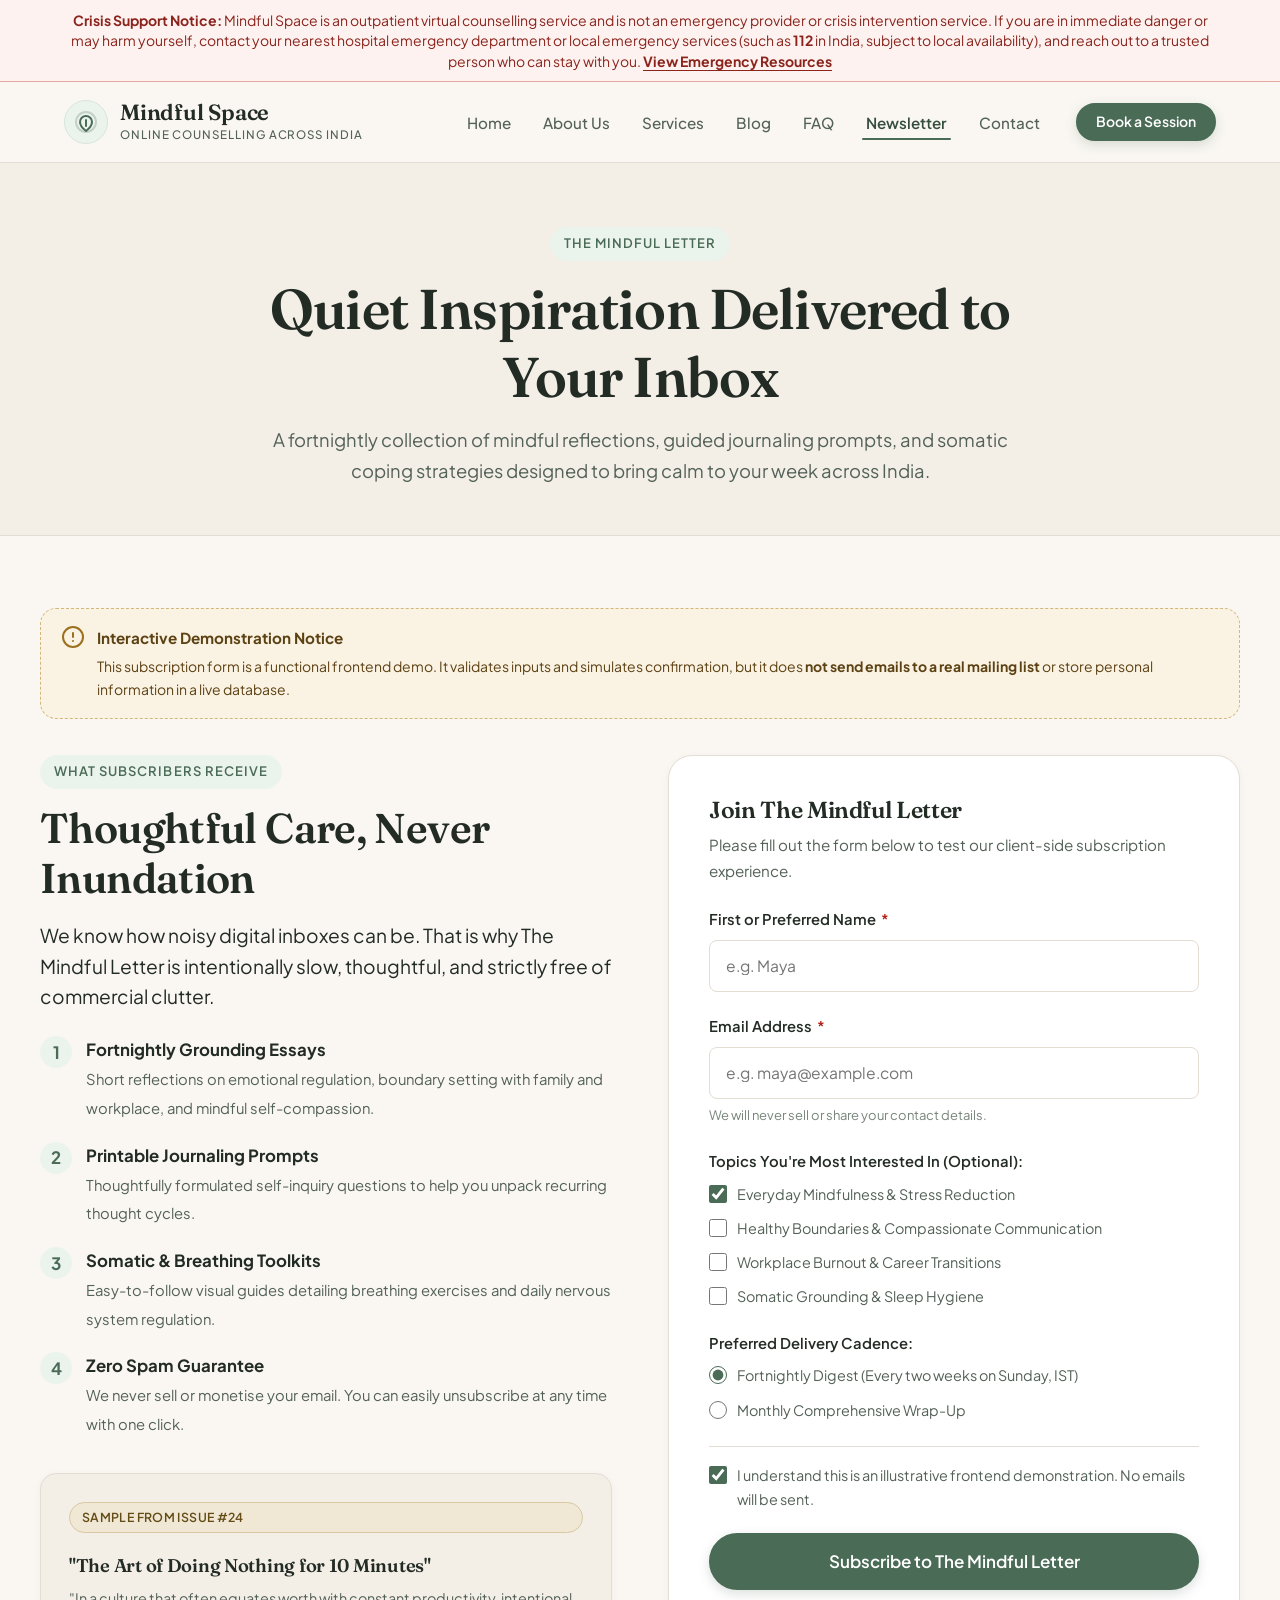
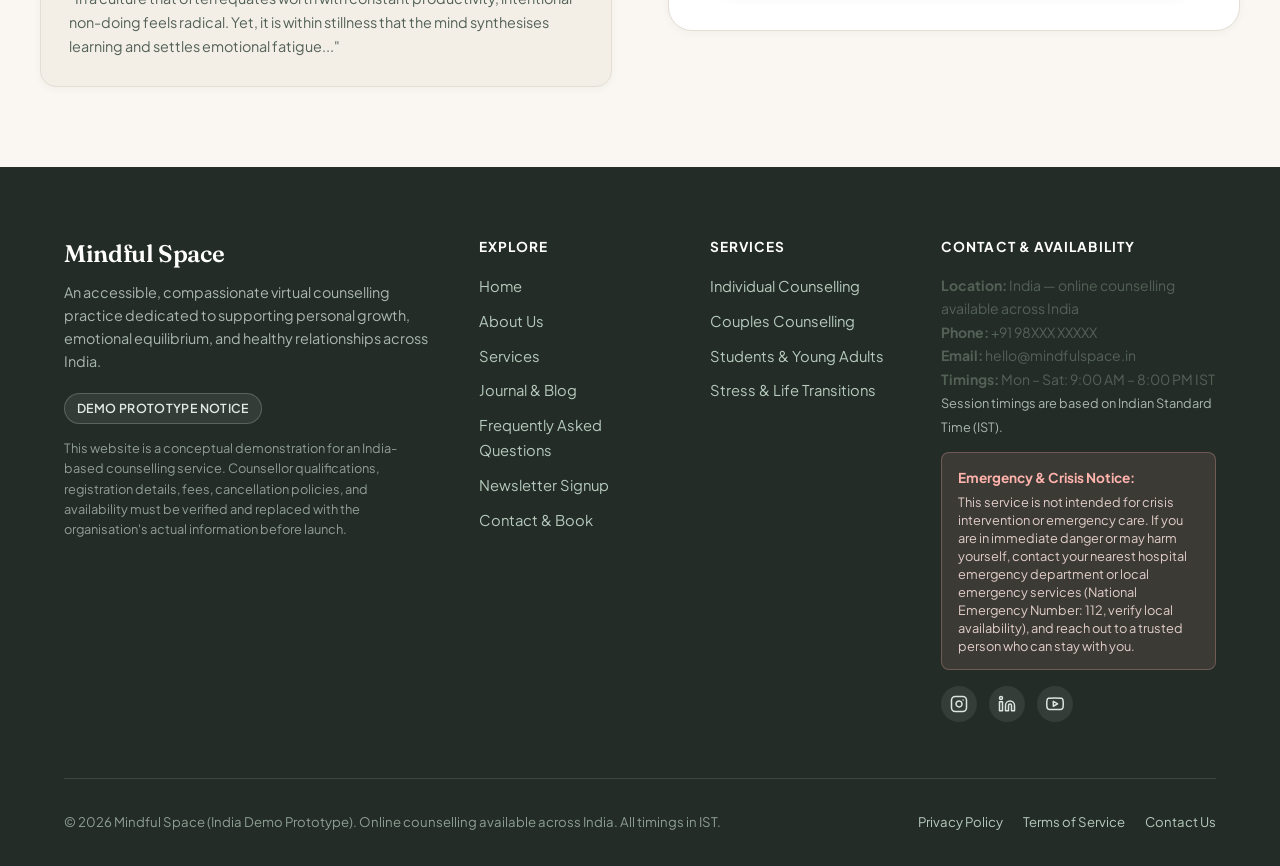
<file: agy/newsletter.html>
<!DOCTYPE html>
<html lang="en">
<head>
  <meta charset="UTF-8">
  <meta name="viewport" content="width=device-width, initial-scale=1.0">
  <meta name="description" content="Subscribe to The Mindful Letter for fortnightly psychological reflections, printable journaling prompts, and compassionate self-care toolkits across India.">
  <title>Newsletter | Mindful Space Online Counselling India</title>

  <!-- Google Fonts: Fraunces & Plus Jakarta Sans -->
  <link rel="preconnect" href="https://fonts.googleapis.com">
  <link rel="preconnect" href="https://fonts.gstatic.com" crossorigin>
  <link href="https://fonts.googleapis.com/css2?family=Fraunces:ital,opsz,wght@0,9..144,400;0,9..144,600;0,9..144,700;1,9..144,400&family=Plus+Jakarta+Sans:wght@400;500;600;700&display=swap" rel="stylesheet">

  <link rel="stylesheet" href="style.css">
</head>
<body>
  <!-- Accessible Skip Link -->
  <a href="#main-content" class="skip-link">Skip to main content</a>

  <!-- Crisis / Urgent Notice Banner (India-specific) -->
  <aside class="crisis-top-bar" aria-label="Crisis Support Information">
    <div class="container">
      <strong>Crisis Support Notice:</strong> Mindful Space is an outpatient virtual counselling service and is not an emergency provider or crisis intervention service. If you are in immediate danger or may harm yourself, contact your nearest hospital emergency department or local emergency services (such as <strong>112</strong> in India, subject to local availability), and reach out to a trusted person who can stay with you. <a href="contact.html#crisis-resources">View Emergency Resources</a>
    </div>
  </aside>

  <!-- Main Site Header -->
  <header class="site-header">
    <div class="container nav-wrapper">
      <a href="index.html" class="brand-logo" aria-label="Mindful Space Home">
        <div class="brand-icon" aria-hidden="true">
          <svg width="24" height="24" viewBox="0 0 24 24" fill="none" stroke="currentColor" stroke-width="2" stroke-linecap="round" stroke-linejoin="round">
            <path d="M12 2a10 10 0 0 1 10 10c0 5.523-4.477 10-10 10S2 17.523 2 12A10 10 0 0 1 12 2z" opacity="0.25"/>
            <path d="M12 6c-3.314 0-6 2.686-6 6 0 4.5 6 9 6 9s6-4.5 6-9c0-3.314-2.686-6-6-6z"/>
            <path d="M12 10v6"/>
          </svg>
        </div>
        <div class="brand-text">
          <span class="brand-name">Mindful Space</span>
          <span class="brand-tagline">Online Counselling Across India</span>
        </div>
      </a>

      <!-- Hamburger Button (Mobile) -->
      <button class="menu-toggle" aria-expanded="false" aria-label="Open mobile navigation menu" aria-controls="primary-nav">
        <span></span>
        <span></span>
        <span></span>
      </button>

      <!-- Primary Navigation -->
      <nav id="primary-nav" class="main-nav" aria-label="Main Navigation">
        <ul class="nav-links">
          <li><a href="index.html" class="nav-link">Home</a></li>
          <li><a href="about.html" class="nav-link">About Us</a></li>
          <li><a href="services.html" class="nav-link">Services</a></li>
          <li><a href="blog.html" class="nav-link">Blog</a></li>
          <li><a href="faq.html" class="nav-link">FAQ</a></li>
          <li><a href="newsletter.html" class="nav-link">Newsletter</a></li>
          <li><a href="contact.html" class="nav-link">Contact</a></li>
        </ul>
        <div class="nav-cta-btn">
          <a href="contact.html#book" class="btn btn-primary btn-sm">Book a Session</a>
        </div>
      </nav>
    </div>
  </header>

  <main id="main-content">
    <!-- Subpage Page Header -->
    <header class="page-header">
      <div class="container">
        <span class="section-tag">The Mindful Letter</span>
        <h1>Quiet Inspiration Delivered to Your Inbox</h1>
        <p>A fortnightly collection of mindful reflections, guided journaling prompts, and somatic coping strategies designed to bring calm to your week across India.</p>
      </div>
    </header>

    <div class="container section" style="padding-top: 48px;">
      <!-- Demo Disclaimer Banner -->
      <div class="demo-banner" role="note" aria-label="Demonstration Notice">
        <svg width="24" height="24" viewBox="0 0 24 24" fill="none" stroke="currentColor" stroke-width="2" stroke-linecap="round" stroke-linejoin="round" style="flex-shrink:0; color: #9B701F;">
          <circle cx="12" cy="12" r="10"/>
          <line x1="12" y1="8" x2="12" y2="12"/>
          <line x1="12" y1="16" x2="12.01" y2="16"/>
        </svg>
        <div>
          <strong style="display: block; font-size: 0.95rem; margin-bottom: 4px; color: #5C4113;">
            Interactive Demonstration Notice
          </strong>
          <p style="margin-bottom: 0; font-size: 0.875rem; color: #5C4113;">
            This subscription form is a functional frontend demo. It validates inputs and simulates confirmation, but it does <strong>not send emails to a real mailing list</strong> or store personal information in a live database.
          </p>
        </div>
      </div>

      <div class="about-split" style="align-items: flex-start; margin-top: 36px;">
        <!-- Column 1: What Subscribers Receive -->
        <div>
          <span class="section-tag">What Subscribers Receive</span>
          <h2>Thoughtful Care, Never Inundation</h2>
          <p class="lead">
            We know how noisy digital inboxes can be. That is why The Mindful Letter is intentionally slow, thoughtful, and strictly free of commercial clutter.
          </p>

          <ul style="list-style: none; display: flex; flex-direction: column; gap: 20px; margin-top: 24px;">
            <li style="display: flex; gap: 14px;">
              <div style="width: 32px; height: 32px; border-radius: 50%; background: var(--color-primary-light); color: var(--color-primary); display: flex; align-items: center; justify-content: center; flex-shrink: 0; font-weight: bold;">
                1
              </div>
              <div>
                <strong style="display: block; font-size: 1.05rem; color: var(--color-text-main);">Fortnightly Grounding Essays</strong>
                <span style="font-size: 0.925rem; color: var(--color-text-muted);">Short reflections on emotional regulation, boundary setting with family and workplace, and mindful self-compassion.</span>
              </div>
            </li>

            <li style="display: flex; gap: 14px;">
              <div style="width: 32px; height: 32px; border-radius: 50%; background: var(--color-primary-light); color: var(--color-primary); display: flex; align-items: center; justify-content: center; flex-shrink: 0; font-weight: bold;">
                2
              </div>
              <div>
                <strong style="display: block; font-size: 1.05rem; color: var(--color-text-main);">Printable Journaling Prompts</strong>
                <span style="font-size: 0.925rem; color: var(--color-text-muted);">Thoughtfully formulated self-inquiry questions to help you unpack recurring thought cycles.</span>
              </div>
            </li>

            <li style="display: flex; gap: 14px;">
              <div style="width: 32px; height: 32px; border-radius: 50%; background: var(--color-primary-light); color: var(--color-primary); display: flex; align-items: center; justify-content: center; flex-shrink: 0; font-weight: bold;">
                3
              </div>
              <div>
                <strong style="display: block; font-size: 1.05rem; color: var(--color-text-main);">Somatic & Breathing Toolkits</strong>
                <span style="font-size: 0.925rem; color: var(--color-text-muted);">Easy-to-follow visual guides detailing breathing exercises and daily nervous system regulation.</span>
              </div>
            </li>

            <li style="display: flex; gap: 14px;">
              <div style="width: 32px; height: 32px; border-radius: 50%; background: var(--color-primary-light); color: var(--color-primary); display: flex; align-items: center; justify-content: center; flex-shrink: 0; font-weight: bold;">
                4
              </div>
              <div>
                <strong style="display: block; font-size: 1.05rem; color: var(--color-text-main);">Zero Spam Guarantee</strong>
                <span style="font-size: 0.925rem; color: var(--color-text-muted);">We never sell or monetise your email. You can easily unsubscribe at any time with one click.</span>
              </div>
            </li>
          </ul>

          <!-- Past Issue Preview Box -->
          <div class="card" style="margin-top: 36px; background-color: var(--color-bg-alt); padding: 28px;">
            <span class="demo-tag">Sample From Issue #24</span>
            <h4 style="font-size: 1.15rem; margin-top: 8px;">"The Art of Doing Nothing for 10 Minutes"</h4>
            <p style="font-size: 0.9rem; margin-bottom: 0;">
              "In a culture that often equates worth with constant productivity, intentional non-doing feels radical. Yet, it is within stillness that the mind synthesises learning and settles emotional fatigue..."
            </p>
          </div>
        </div>

        <!-- Column 2: Signup Form -->
        <div>
          <div class="form-container">
            <h3 style="font-size: 1.45rem; margin-bottom: 8px;">Join The Mindful Letter</h3>
            <p style="font-size: 0.95rem; margin-bottom: 24px;">Please fill out the form below to test our client-side subscription experience.</p>

            <form id="newsletter-full-form" novalidate aria-label="Mindful Letter Subscription Form">
              <!-- Name Field -->
              <div class="form-group">
                <label for="subscriber-name">First or Preferred Name <span class="required-indicator" aria-hidden="true">*</span></label>
                <input type="text" id="subscriber-name" class="form-input" placeholder="e.g. Maya" required aria-required="true" aria-describedby="subscriber-name-error">
                <div id="subscriber-name-error" class="form-error-msg" role="alert"></div>
              </div>

              <!-- Email Field -->
              <div class="form-group">
                <label for="subscriber-email">Email Address <span class="required-indicator" aria-hidden="true">*</span></label>
                <input type="email" id="subscriber-email" class="form-input" placeholder="e.g. maya@example.com" required aria-required="true" aria-describedby="subscriber-email-error">
                <div id="subscriber-email-error" class="form-error-msg" role="alert"></div>
                <div class="form-help">We will never sell or share your contact details.</div>
              </div>

              <!-- Topic Interests -->
              <div class="form-group">
                <label>Topics You're Most Interested In (Optional):</label>
                <div class="checkbox-group">
                  <label class="form-checkbox-label">
                    <input type="checkbox" name="interests" value="mindfulness" checked>
                    <span>Everyday Mindfulness & Stress Reduction</span>
                  </label>
                  <label class="form-checkbox-label">
                    <input type="checkbox" name="interests" value="relationships">
                    <span>Healthy Boundaries & Compassionate Communication</span>
                  </label>
                  <label class="form-checkbox-label">
                    <input type="checkbox" name="interests" value="burnout">
                    <span>Workplace Burnout & Career Transitions</span>
                  </label>
                  <label class="form-checkbox-label">
                    <input type="checkbox" name="interests" value="somatic">
                    <span>Somatic Grounding & Sleep Hygiene</span>
                  </label>
                </div>
              </div>

              <!-- Frequency Option -->
              <div class="form-group">
                <label>Preferred Delivery Cadence:</label>
                <div class="checkbox-group">
                  <label class="form-checkbox-label">
                    <input type="radio" name="frequency" value="fortnightly" checked>
                    <span>Fortnightly Digest (Every two weeks on Sunday, IST)</span>
                  </label>
                  <label class="form-checkbox-label">
                    <input type="radio" name="frequency" value="monthly">
                    <span>Monthly Comprehensive Wrap-Up</span>
                  </label>
                </div>
              </div>

              <!-- Demo Notice Agreement -->
              <div class="form-group" style="margin-top: 24px; padding-top: 16px; border-top: 1px solid var(--color-border);">
                <label class="form-checkbox-label">
                  <input type="checkbox" id="newsletter-demo-consent" checked required aria-required="true">
                  <span>I understand this is an illustrative frontend demonstration. No emails will be sent.</span>
                </label>
              </div>

              <button type="submit" class="btn btn-primary btn-lg" style="width: 100%;">
                Subscribe to The Mindful Letter
              </button>
            </form>

            <!-- Success Card -->
            <div id="newsletter-success-card" class="form-success-card" role="region" aria-live="polite">
              <h4>
                <svg width="24" height="24" viewBox="0 0 24 24" fill="none" stroke="currentColor" stroke-width="2" stroke-linecap="round" stroke-linejoin="round">
                  <path d="M22 11.08V12a10 10 0 1 1-5.93-9.14"/>
                  <polyline points="22 4 12 14.01 9 11.01"/>
                </svg>
                Subscription Simulated Successfully!
              </h4>
              <p id="newsletter-success-text" style="font-size: 0.95rem; margin-bottom: 8px;"></p>
              <p style="font-size: 0.85rem; color: var(--color-text-muted); margin-bottom: 0;">
                Because this is an interactive prototype, no email has been sent and no data is logged on a live server. Thank you for exploring Mindful Space!
              </p>
            </div>
          </div>
        </div>
      </div>
    </div>
  </main>

  <!-- Complete Site Footer (India-specific) -->
  <footer class="site-footer">
    <div class="container">
      <div class="footer-grid">
        <div class="footer-brand">
          <h3>Mindful Space</h3>
          <p>
            An accessible, compassionate virtual counselling practice dedicated to supporting personal growth, emotional equilibrium, and healthy relationships across India.
          </p>
          <div class="demo-tag" style="background: rgba(255,255,255,0.08); color: #E0EAE3; border-color: rgba(255,255,255,0.2);">
            Demo Prototype Notice
          </div>
          <p style="font-size: 0.8rem; color: #8F9E94;">
            This website is a conceptual demonstration for an India-based counselling service. Counsellor qualifications, registration details, fees, cancellation policies, and availability must be verified and replaced with the organisation's actual information before launch.
          </p>
        </div>

        <div>
          <h4 class="footer-heading">Explore</h4>
          <ul class="footer-links-list">
            <li><a href="index.html">Home</a></li>
            <li><a href="about.html">About Us</a></li>
            <li><a href="services.html">Services</a></li>
            <li><a href="blog.html">Journal & Blog</a></li>
            <li><a href="faq.html">Frequently Asked Questions</a></li>
            <li><a href="newsletter.html">Newsletter Signup</a></li>
            <li><a href="contact.html">Contact & Book</a></li>
          </ul>
        </div>

        <div>
          <h4 class="footer-heading">Services</h4>
          <ul class="footer-links-list">
            <li><a href="services.html#individual">Individual Counselling</a></li>
            <li><a href="services.html#couples">Couples Counselling</a></li>
            <li><a href="services.html#students">Students & Young Adults</a></li>
            <li><a href="services.html#transitions">Stress & Life Transitions</a></li>
          </ul>
        </div>

        <div>
          <h4 class="footer-heading">Contact & Availability</h4>
          <p style="font-size: 0.875rem; margin-bottom: 8px;">
            <strong>Location:</strong> India — online counselling available across India<br>
            <strong>Phone:</strong> +91 98XXX XXXXX<br>
            <strong>Email:</strong> hello@mindfulspace.in<br>
            <strong>Timings:</strong> Mon – Sat: 9:00 AM – 8:00 PM IST<br>
            <span style="font-size: 0.8rem; color: #A9B8AF;">Session timings are based on Indian Standard Time (IST).</span>
          </p>

          <div class="footer-crisis-box">
            <strong>Emergency & Crisis Notice:</strong>
            <p>This service is not intended for crisis intervention or emergency care. If you are in immediate danger or may harm yourself, contact your nearest hospital emergency department or local emergency services (National Emergency Number: 112, verify local availability), and reach out to a trusted person who can stay with you.</p>
          </div>

          <div class="footer-socials" aria-label="Social media links">
            <a href="#" class="social-icon-link" aria-label="Mindful Space on Instagram (Demo link)">
              <svg width="18" height="18" viewBox="0 0 24 24" fill="none" stroke="currentColor" stroke-width="2" stroke-linecap="round" stroke-linejoin="round"><rect x="2" y="2" width="20" height="20" rx="5" ry="5"/><path d="M16 11.37A4 4 0 1 1 12.63 8 4 4 0 0 1 16 11.37z"/><line x1="17.5" y1="6.5" x2="17.51" y2="6.5"/></svg>
            </a>
            <a href="#" class="social-icon-link" aria-label="Mindful Space on LinkedIn (Demo link)">
              <svg width="18" height="18" viewBox="0 0 24 24" fill="none" stroke="currentColor" stroke-width="2" stroke-linecap="round" stroke-linejoin="round"><path d="M16 8a6 6 0 0 1 6 6v7h-4v-7a2 2 0 0 0-2-2 2 2 0 0 0-2 2v7h-4v-7a6 6 0 0 1 6-6z"/><rect x="2" y="9" width="4" height="12"/><circle cx="4" cy="4" r="2"/></svg>
            </a>
            <a href="#" class="social-icon-link" aria-label="Mindful Space on YouTube (Demo link)">
              <svg width="18" height="18" viewBox="0 0 24 24" fill="none" stroke="currentColor" stroke-width="2" stroke-linecap="round" stroke-linejoin="round"><path d="M22.54 6.42a2.78 2.78 0 0 0-1.94-2C18.88 4 12 4 12 4s-6.88 0-8.6.46a2.78 2.78 0 0 0-1.94 2A29 29 0 0 0 1 11.75a29 29 0 0 0 .46 5.33A2.78 2.78 0 0 0 3.4 19c1.72.46 8.6.46 8.6.46s6.88 0 8.6-.46a2.78 2.78 0 0 0 1.94-2 29 29 0 0 0 .46-5.25 29 29 0 0 0-.46-5.33z"/><polygon points="9.75 15.02 15.5 11.75 9.75 8.48 9.75 15.02"/></svg>
            </a>
          </div>
        </div>
      </div>

      <div class="footer-bottom">
        <div>
          &copy; 2026 Mindful Space (India Demo Prototype). Online counselling available across India. All timings in IST.
        </div>
        <div class="footer-legal-links">
          <a href="privacy.html">Privacy Policy</a>
          <a href="terms.html">Terms of Service</a>
          <a href="contact.html">Contact Us</a>
        </div>
      </div>
    </div>
  </footer>

  <!-- Floating Back to Top Button -->
  <button class="back-to-top" aria-label="Scroll back to top">
    <svg width="22" height="22" viewBox="0 0 24 24" fill="none" stroke="currentColor" stroke-width="2.5" stroke-linecap="round" stroke-linejoin="round" aria-hidden="true">
      <polyline points="18 15 12 9 6 15"/>
    </svg>
  </button>

  <script src="script.js"></script>
</body>
</html>
</file>
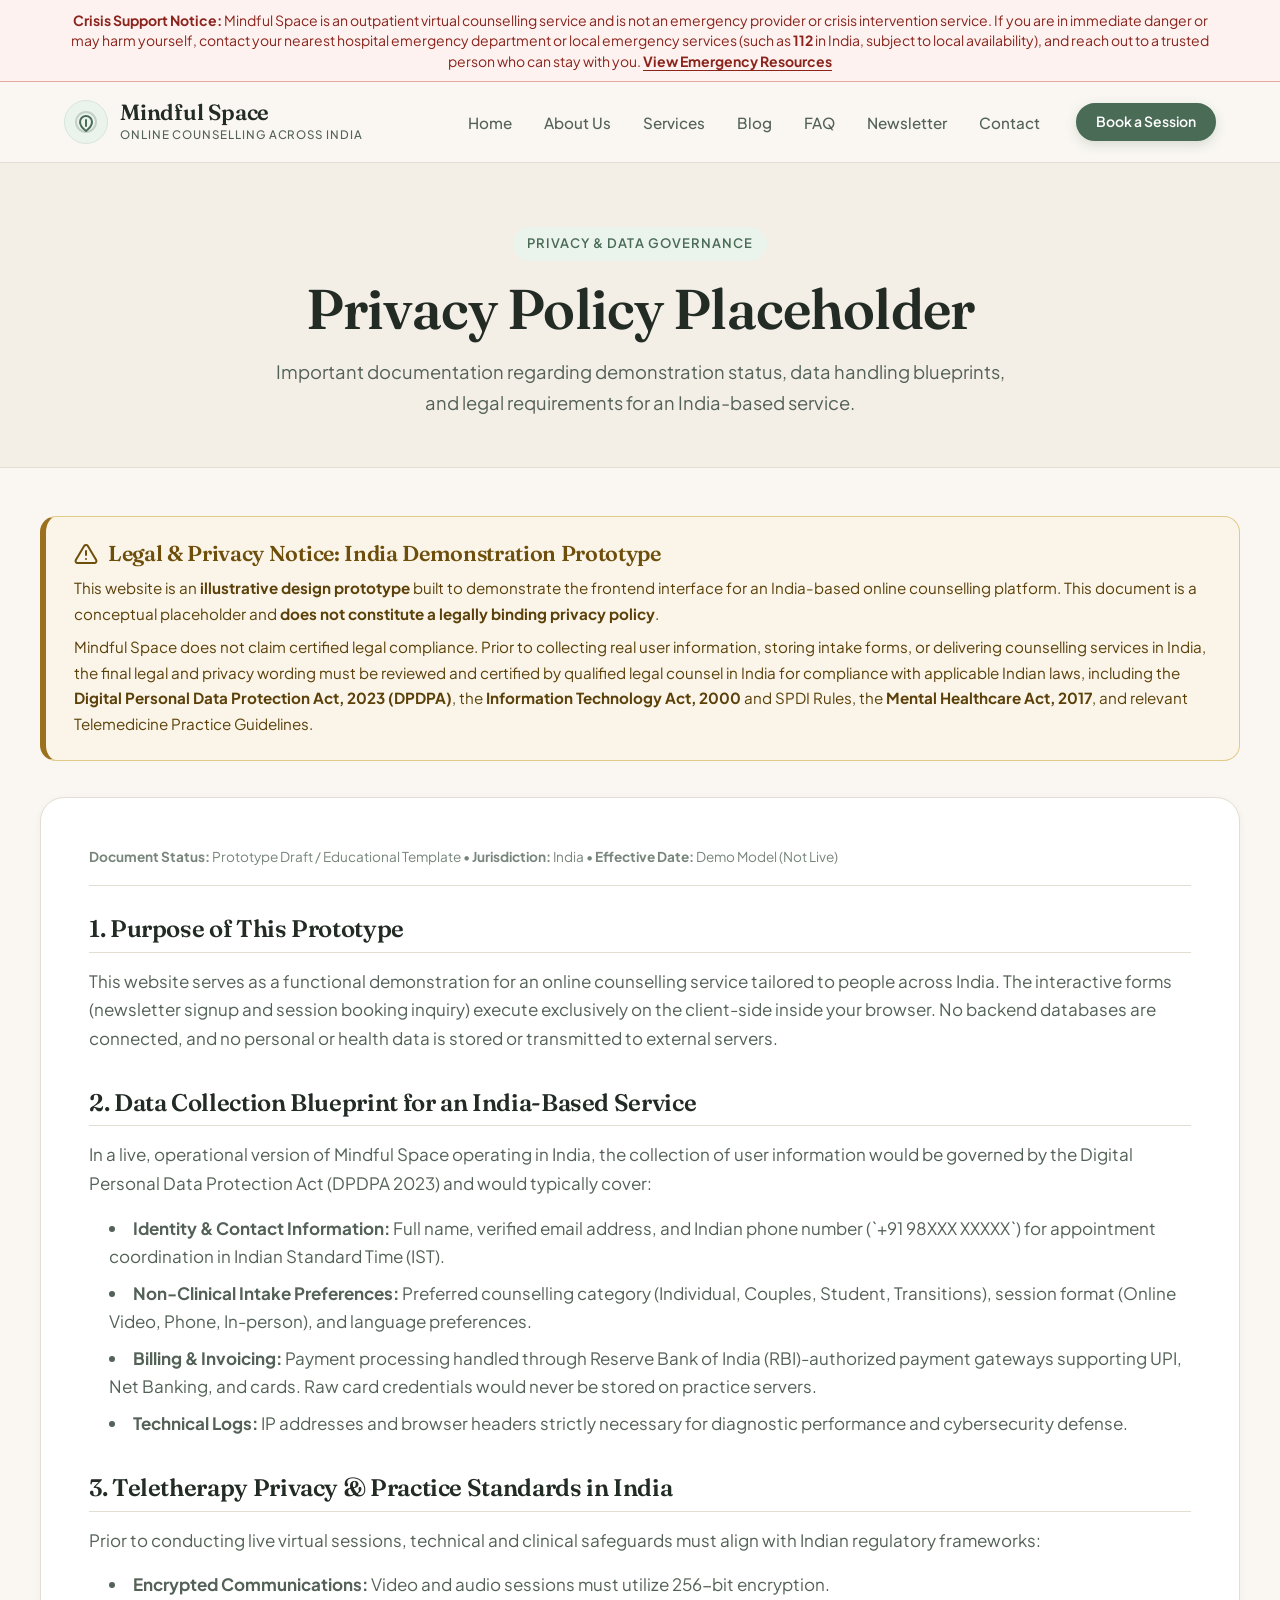
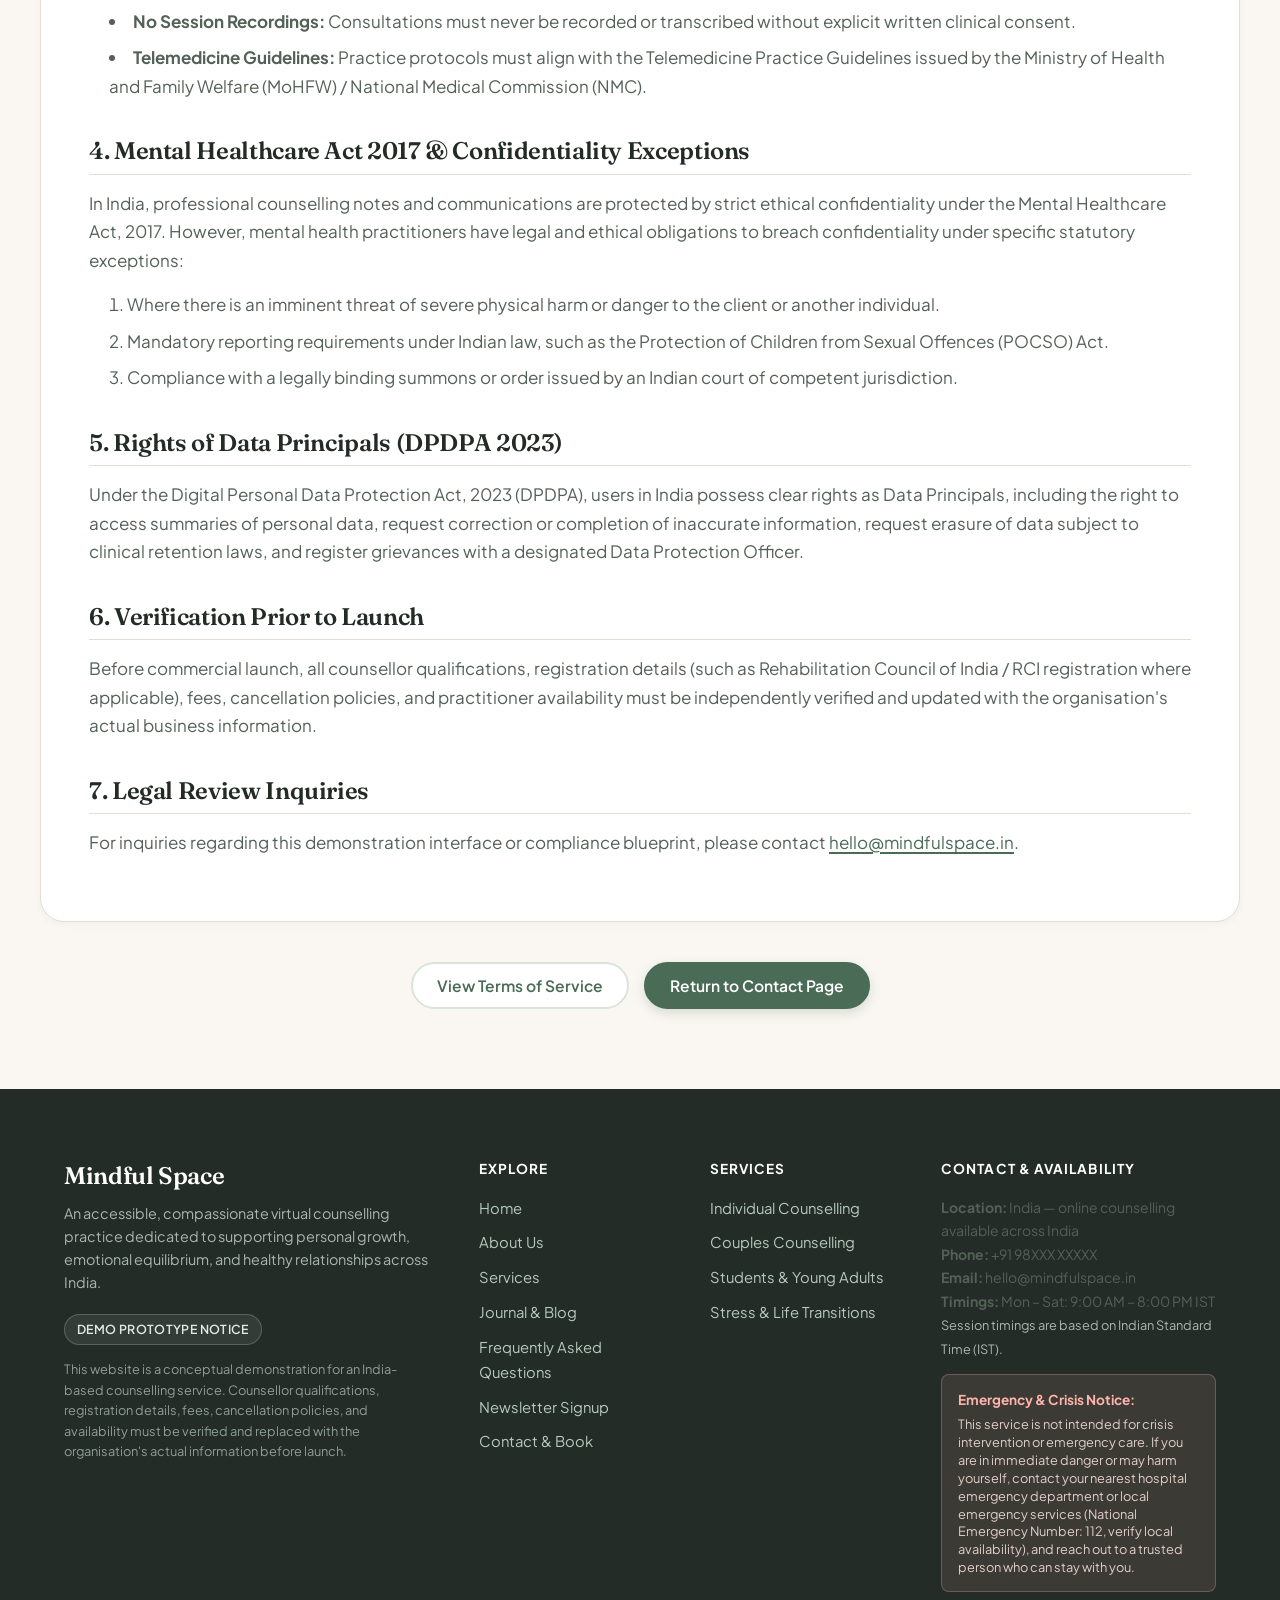
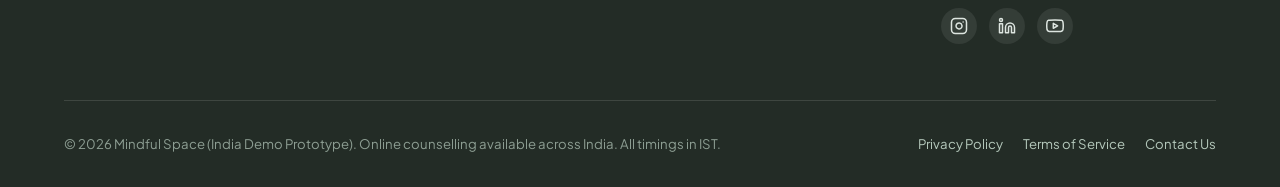
<file: agy/privacy.html>
<!DOCTYPE html>
<html lang="en">
<head>
  <meta charset="UTF-8">
  <meta name="viewport" content="width=device-width, initial-scale=1.0">
  <meta name="description" content="Privacy Policy placeholder for Mindful Space India demo website. Explains demonstration status and the requirement for legal review under Indian laws before launch.">
  <title>Privacy Policy (Demo Placeholder) | Mindful Space India</title>

  <!-- Google Fonts: Fraunces & Plus Jakarta Sans -->
  <link rel="preconnect" href="https://fonts.googleapis.com">
  <link rel="preconnect" href="https://fonts.gstatic.com" crossorigin>
  <link href="https://fonts.googleapis.com/css2?family=Fraunces:ital,opsz,wght@0,9..144,400;0,9..144,600;0,9..144,700;1,9..144,400&family=Plus+Jakarta+Sans:wght@400;500;600;700&display=swap" rel="stylesheet">

  <link rel="stylesheet" href="style.css">
</head>
<body>
  <!-- Accessible Skip Link -->
  <a href="#main-content" class="skip-link">Skip to main content</a>

  <!-- Crisis / Urgent Notice Banner (India-specific) -->
  <aside class="crisis-top-bar" aria-label="Crisis Support Information">
    <div class="container">
      <strong>Crisis Support Notice:</strong> Mindful Space is an outpatient virtual counselling service and is not an emergency provider or crisis intervention service. If you are in immediate danger or may harm yourself, contact your nearest hospital emergency department or local emergency services (such as <strong>112</strong> in India, subject to local availability), and reach out to a trusted person who can stay with you. <a href="contact.html#crisis-resources">View Emergency Resources</a>
    </div>
  </aside>

  <!-- Main Site Header -->
  <header class="site-header">
    <div class="container nav-wrapper">
      <a href="index.html" class="brand-logo" aria-label="Mindful Space Home">
        <div class="brand-icon" aria-hidden="true">
          <svg width="24" height="24" viewBox="0 0 24 24" fill="none" stroke="currentColor" stroke-width="2" stroke-linecap="round" stroke-linejoin="round">
            <path d="M12 2a10 10 0 0 1 10 10c0 5.523-4.477 10-10 10S2 17.523 2 12A10 10 0 0 1 12 2z" opacity="0.25"/>
            <path d="M12 6c-3.314 0-6 2.686-6 6 0 4.5 6 9 6 9s6-4.5 6-9c0-3.314-2.686-6-6-6z"/>
            <path d="M12 10v6"/>
          </svg>
        </div>
        <div class="brand-text">
          <span class="brand-name">Mindful Space</span>
          <span class="brand-tagline">Online Counselling Across India</span>
        </div>
      </a>

      <!-- Hamburger Button (Mobile) -->
      <button class="menu-toggle" aria-expanded="false" aria-label="Open mobile navigation menu" aria-controls="primary-nav">
        <span></span>
        <span></span>
        <span></span>
      </button>

      <!-- Primary Navigation -->
      <nav id="primary-nav" class="main-nav" aria-label="Main Navigation">
        <ul class="nav-links">
          <li><a href="index.html" class="nav-link">Home</a></li>
          <li><a href="about.html" class="nav-link">About Us</a></li>
          <li><a href="services.html" class="nav-link">Services</a></li>
          <li><a href="blog.html" class="nav-link">Blog</a></li>
          <li><a href="faq.html" class="nav-link">FAQ</a></li>
          <li><a href="newsletter.html" class="nav-link">Newsletter</a></li>
          <li><a href="contact.html" class="nav-link">Contact</a></li>
        </ul>
        <div class="nav-cta-btn">
          <a href="contact.html#book" class="btn btn-primary btn-sm">Book a Session</a>
        </div>
      </nav>
    </div>
  </header>

  <main id="main-content">
    <!-- Subpage Page Header -->
    <header class="page-header">
      <div class="container">
        <span class="section-tag">Privacy & Data Governance</span>
        <h1>Privacy Policy Placeholder</h1>
        <p>Important documentation regarding demonstration status, data handling blueprints, and legal requirements for an India-based service.</p>
      </div>
    </header>

    <div class="container section" style="padding-top: 48px;">
      <!-- Mandatory Legal & Compliance Warning Banner (India-specific) -->
      <div class="crisis-card" style="background-color: #FAF5E8; border-color: #E2CA89; border-left-color: #9C711D; color: #5B4009;">
        <h3 style="color: #6E4E0B;">
          <svg width="24" height="24" viewBox="0 0 24 24" fill="none" stroke="currentColor" stroke-width="2" stroke-linecap="round" stroke-linejoin="round" aria-hidden="true">
            <path d="M10.29 3.86L1.82 18a2 2 0 0 0 1.71 3h16.94a2 2 0 0 0 1.71-3L13.71 3.86a2 2 0 0 0-3.42 0z"/>
            <line x1="12" y1="9" x2="12" y2="13"/><line x1="12" y1="17" x2="12.01" y2="17"/>
          </svg>
          Legal & Privacy Notice: India Demonstration Prototype
        </h3>
        <p style="color: #5B4009; font-size: 0.95rem; margin-bottom: 8px;">
          This website is an <strong>illustrative design prototype</strong> built to demonstrate the frontend interface for an India-based online counselling platform. This document is a conceptual placeholder and <strong>does not constitute a legally binding privacy policy</strong>.
        </p>
        <p style="color: #5B4009; font-size: 0.95rem; margin-bottom: 0;">
          Mindful Space does not claim certified legal compliance. Prior to collecting real user information, storing intake forms, or delivering counselling services in India, the final legal and privacy wording must be reviewed and certified by qualified legal counsel in India for compliance with applicable Indian laws, including the <strong>Digital Personal Data Protection Act, 2023 (DPDPA)</strong>, the <strong>Information Technology Act, 2000</strong> and SPDI Rules, the <strong>Mental Healthcare Act, 2017</strong>, and relevant Telemedicine Practice Guidelines.
        </p>
      </div>

      <!-- Legal Content Body -->
      <article class="legal-content">
        <div class="legal-meta">
          <strong>Document Status:</strong> Prototype Draft / Educational Template &bull; <strong>Jurisdiction:</strong> India &bull; <strong>Effective Date:</strong> Demo Model (Not Live)
        </div>

        <h2>1. Purpose of This Prototype</h2>
        <p>
          This website serves as a functional demonstration for an online counselling service tailored to people across India. The interactive forms (newsletter signup and session booking inquiry) execute exclusively on the client-side inside your browser. No backend databases are connected, and no personal or health data is stored or transmitted to external servers.
        </p>

        <h2>2. Data Collection Blueprint for an India-Based Service</h2>
        <p>
          In a live, operational version of Mindful Space operating in India, the collection of user information would be governed by the Digital Personal Data Protection Act (DPDPA 2023) and would typically cover:
        </p>
        <ul>
          <li><strong>Identity & Contact Information:</strong> Full name, verified email address, and Indian phone number (`+91 98XXX XXXXX`) for appointment coordination in Indian Standard Time (IST).</li>
          <li><strong>Non-Clinical Intake Preferences:</strong> Preferred counselling category (Individual, Couples, Student, Transitions), session format (Online Video, Phone, In-person), and language preferences.</li>
          <li><strong>Billing & Invoicing:</strong> Payment processing handled through Reserve Bank of India (RBI)-authorized payment gateways supporting UPI, Net Banking, and cards. Raw card credentials would never be stored on practice servers.</li>
          <li><strong>Technical Logs:</strong> IP addresses and browser headers strictly necessary for diagnostic performance and cybersecurity defense.</li>
        </ul>

        <h2>3. Teletherapy Privacy & Practice Standards in India</h2>
        <p>
          Prior to conducting live virtual sessions, technical and clinical safeguards must align with Indian regulatory frameworks:
        </p>
        <ul>
          <li><strong>Encrypted Communications:</strong> Video and audio sessions must utilize 256-bit encryption.</li>
          <li><strong>No Session Recordings:</strong> Consultations must never be recorded or transcribed without explicit written clinical consent.</li>
          <li><strong>Telemedicine Guidelines:</strong> Practice protocols must align with the Telemedicine Practice Guidelines issued by the Ministry of Health and Family Welfare (MoHFW) / National Medical Commission (NMC).</li>
        </ul>

        <h2>4. Mental Healthcare Act 2017 & Confidentiality Exceptions</h2>
        <p>
          In India, professional counselling notes and communications are protected by strict ethical confidentiality under the Mental Healthcare Act, 2017. However, mental health practitioners have legal and ethical obligations to breach confidentiality under specific statutory exceptions:
        </p>
        <ol>
          <li>Where there is an imminent threat of severe physical harm or danger to the client or another individual.</li>
          <li>Mandatory reporting requirements under Indian law, such as the Protection of Children from Sexual Offences (POCSO) Act.</li>
          <li>Compliance with a legally binding summons or order issued by an Indian court of competent jurisdiction.</li>
        </ol>

        <h2>5. Rights of Data Principals (DPDPA 2023)</h2>
        <p>
          Under the Digital Personal Data Protection Act, 2023 (DPDPA), users in India possess clear rights as Data Principals, including the right to access summaries of personal data, request correction or completion of inaccurate information, request erasure of data subject to clinical retention laws, and register grievances with a designated Data Protection Officer.
        </p>

        <h2>6. Verification Prior to Launch</h2>
        <p>
          Before commercial launch, all counsellor qualifications, registration details (such as Rehabilitation Council of India / RCI registration where applicable), fees, cancellation policies, and practitioner availability must be independently verified and updated with the organisation's actual business information.
        </p>

        <h2>7. Legal Review Inquiries</h2>
        <p>
          For inquiries regarding this demonstration interface or compliance blueprint, please contact <a href="mailto:hello@mindfulspace.in">hello@mindfulspace.in</a>.
        </p>
      </article>

      <div style="text-align: center;">
        <a href="terms.html" class="btn btn-secondary" style="margin-right: 12px;">View Terms of Service</a>
        <a href="contact.html" class="btn btn-primary">Return to Contact Page</a>
      </div>
    </div>
  </main>

  <!-- Complete Site Footer (India-specific) -->
  <footer class="site-footer">
    <div class="container">
      <div class="footer-grid">
        <div class="footer-brand">
          <h3>Mindful Space</h3>
          <p>
            An accessible, compassionate virtual counselling practice dedicated to supporting personal growth, emotional equilibrium, and healthy relationships across India.
          </p>
          <div class="demo-tag" style="background: rgba(255,255,255,0.08); color: #E0EAE3; border-color: rgba(255,255,255,0.2);">
            Demo Prototype Notice
          </div>
          <p style="font-size: 0.8rem; color: #8F9E94;">
            This website is a conceptual demonstration for an India-based counselling service. Counsellor qualifications, registration details, fees, cancellation policies, and availability must be verified and replaced with the organisation's actual information before launch.
          </p>
        </div>

        <div>
          <h4 class="footer-heading">Explore</h4>
          <ul class="footer-links-list">
            <li><a href="index.html">Home</a></li>
            <li><a href="about.html">About Us</a></li>
            <li><a href="services.html">Services</a></li>
            <li><a href="blog.html">Journal & Blog</a></li>
            <li><a href="faq.html">Frequently Asked Questions</a></li>
            <li><a href="newsletter.html">Newsletter Signup</a></li>
            <li><a href="contact.html">Contact & Book</a></li>
          </ul>
        </div>

        <div>
          <h4 class="footer-heading">Services</h4>
          <ul class="footer-links-list">
            <li><a href="services.html#individual">Individual Counselling</a></li>
            <li><a href="services.html#couples">Couples Counselling</a></li>
            <li><a href="services.html#students">Students & Young Adults</a></li>
            <li><a href="services.html#transitions">Stress & Life Transitions</a></li>
          </ul>
        </div>

        <div>
          <h4 class="footer-heading">Contact & Availability</h4>
          <p style="font-size: 0.875rem; margin-bottom: 8px;">
            <strong>Location:</strong> India — online counselling available across India<br>
            <strong>Phone:</strong> +91 98XXX XXXXX<br>
            <strong>Email:</strong> hello@mindfulspace.in<br>
            <strong>Timings:</strong> Mon – Sat: 9:00 AM – 8:00 PM IST<br>
            <span style="font-size: 0.8rem; color: #A9B8AF;">Session timings are based on Indian Standard Time (IST).</span>
          </p>

          <div class="footer-crisis-box">
            <strong>Emergency & Crisis Notice:</strong>
            <p>This service is not intended for crisis intervention or emergency care. If you are in immediate danger or may harm yourself, contact your nearest hospital emergency department or local emergency services (National Emergency Number: 112, verify local availability), and reach out to a trusted person who can stay with you.</p>
          </div>

          <div class="footer-socials" aria-label="Social media links">
            <a href="#" class="social-icon-link" aria-label="Mindful Space on Instagram (Demo link)">
              <svg width="18" height="18" viewBox="0 0 24 24" fill="none" stroke="currentColor" stroke-width="2" stroke-linecap="round" stroke-linejoin="round"><rect x="2" y="2" width="20" height="20" rx="5" ry="5"/><path d="M16 11.37A4 4 0 1 1 12.63 8 4 4 0 0 1 16 11.37z"/><line x1="17.5" y1="6.5" x2="17.51" y2="6.5"/></svg>
            </a>
            <a href="#" class="social-icon-link" aria-label="Mindful Space on LinkedIn (Demo link)">
              <svg width="18" height="18" viewBox="0 0 24 24" fill="none" stroke="currentColor" stroke-width="2" stroke-linecap="round" stroke-linejoin="round"><path d="M16 8a6 6 0 0 1 6 6v7h-4v-7a2 2 0 0 0-2-2 2 2 0 0 0-2 2v7h-4v-7a6 6 0 0 1 6-6z"/><rect x="2" y="9" width="4" height="12"/><circle cx="4" cy="4" r="2"/></svg>
            </a>
            <a href="#" class="social-icon-link" aria-label="Mindful Space on YouTube (Demo link)">
              <svg width="18" height="18" viewBox="0 0 24 24" fill="none" stroke="currentColor" stroke-width="2" stroke-linecap="round" stroke-linejoin="round"><path d="M22.54 6.42a2.78 2.78 0 0 0-1.94-2C18.88 4 12 4 12 4s-6.88 0-8.6.46a2.78 2.78 0 0 0-1.94 2A29 29 0 0 0 1 11.75a29 29 0 0 0 .46 5.33A2.78 2.78 0 0 0 3.4 19c1.72.46 8.6.46 8.6.46s6.88 0 8.6-.46a2.78 2.78 0 0 0 1.94-2 29 29 0 0 0 .46-5.25 29 29 0 0 0-.46-5.33z"/><polygon points="9.75 15.02 15.5 11.75 9.75 8.48 9.75 15.02"/></svg>
            </a>
          </div>
        </div>
      </div>

      <div class="footer-bottom">
        <div>
          &copy; 2026 Mindful Space (India Demo Prototype). Online counselling available across India. All timings in IST.
        </div>
        <div class="footer-legal-links">
          <a href="privacy.html">Privacy Policy</a>
          <a href="terms.html">Terms of Service</a>
          <a href="contact.html">Contact Us</a>
        </div>
      </div>
    </div>
  </footer>

  <!-- Floating Back to Top Button -->
  <button class="back-to-top" aria-label="Scroll back to top">
    <svg width="22" height="22" viewBox="0 0 24 24" fill="none" stroke="currentColor" stroke-width="2.5" stroke-linecap="round" stroke-linejoin="round" aria-hidden="true">
      <polyline points="18 15 12 9 6 15"/>
    </svg>
  </button>

  <script src="script.js"></script>
</body>
</html>
</file>
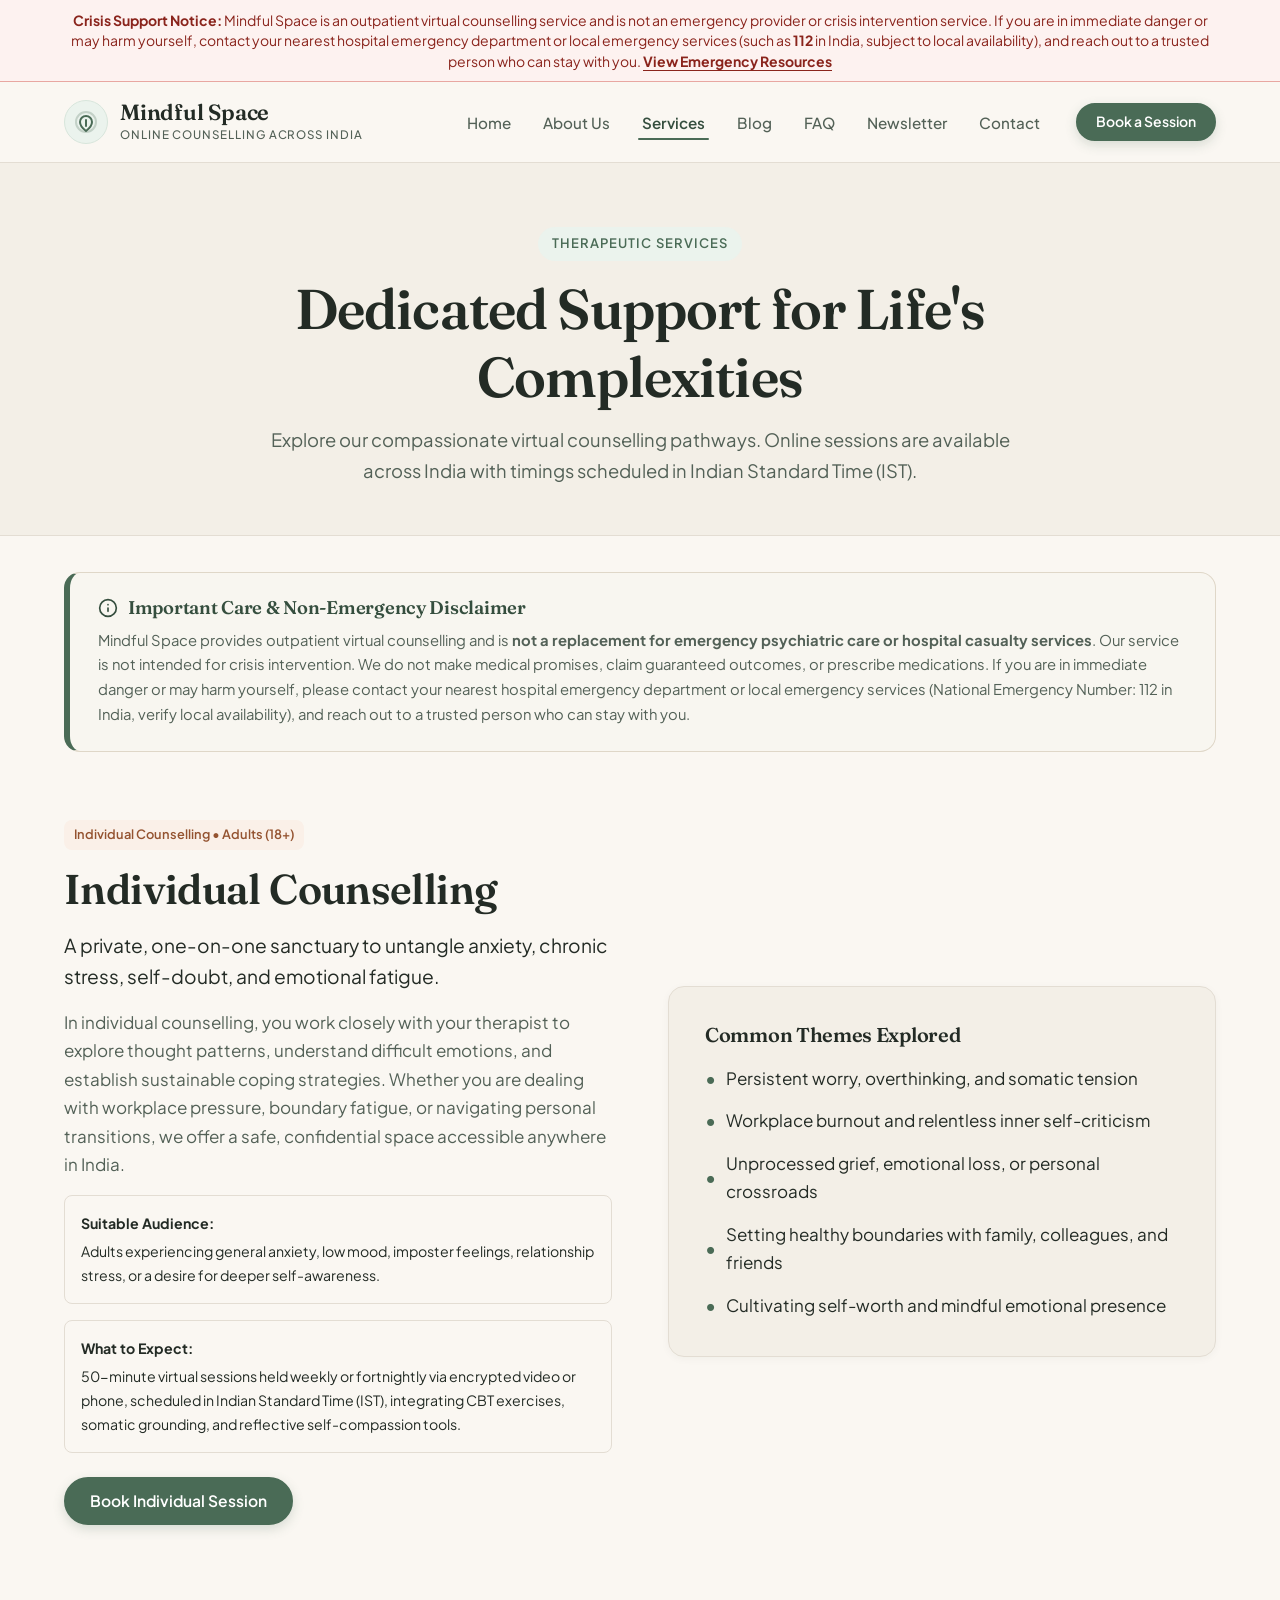
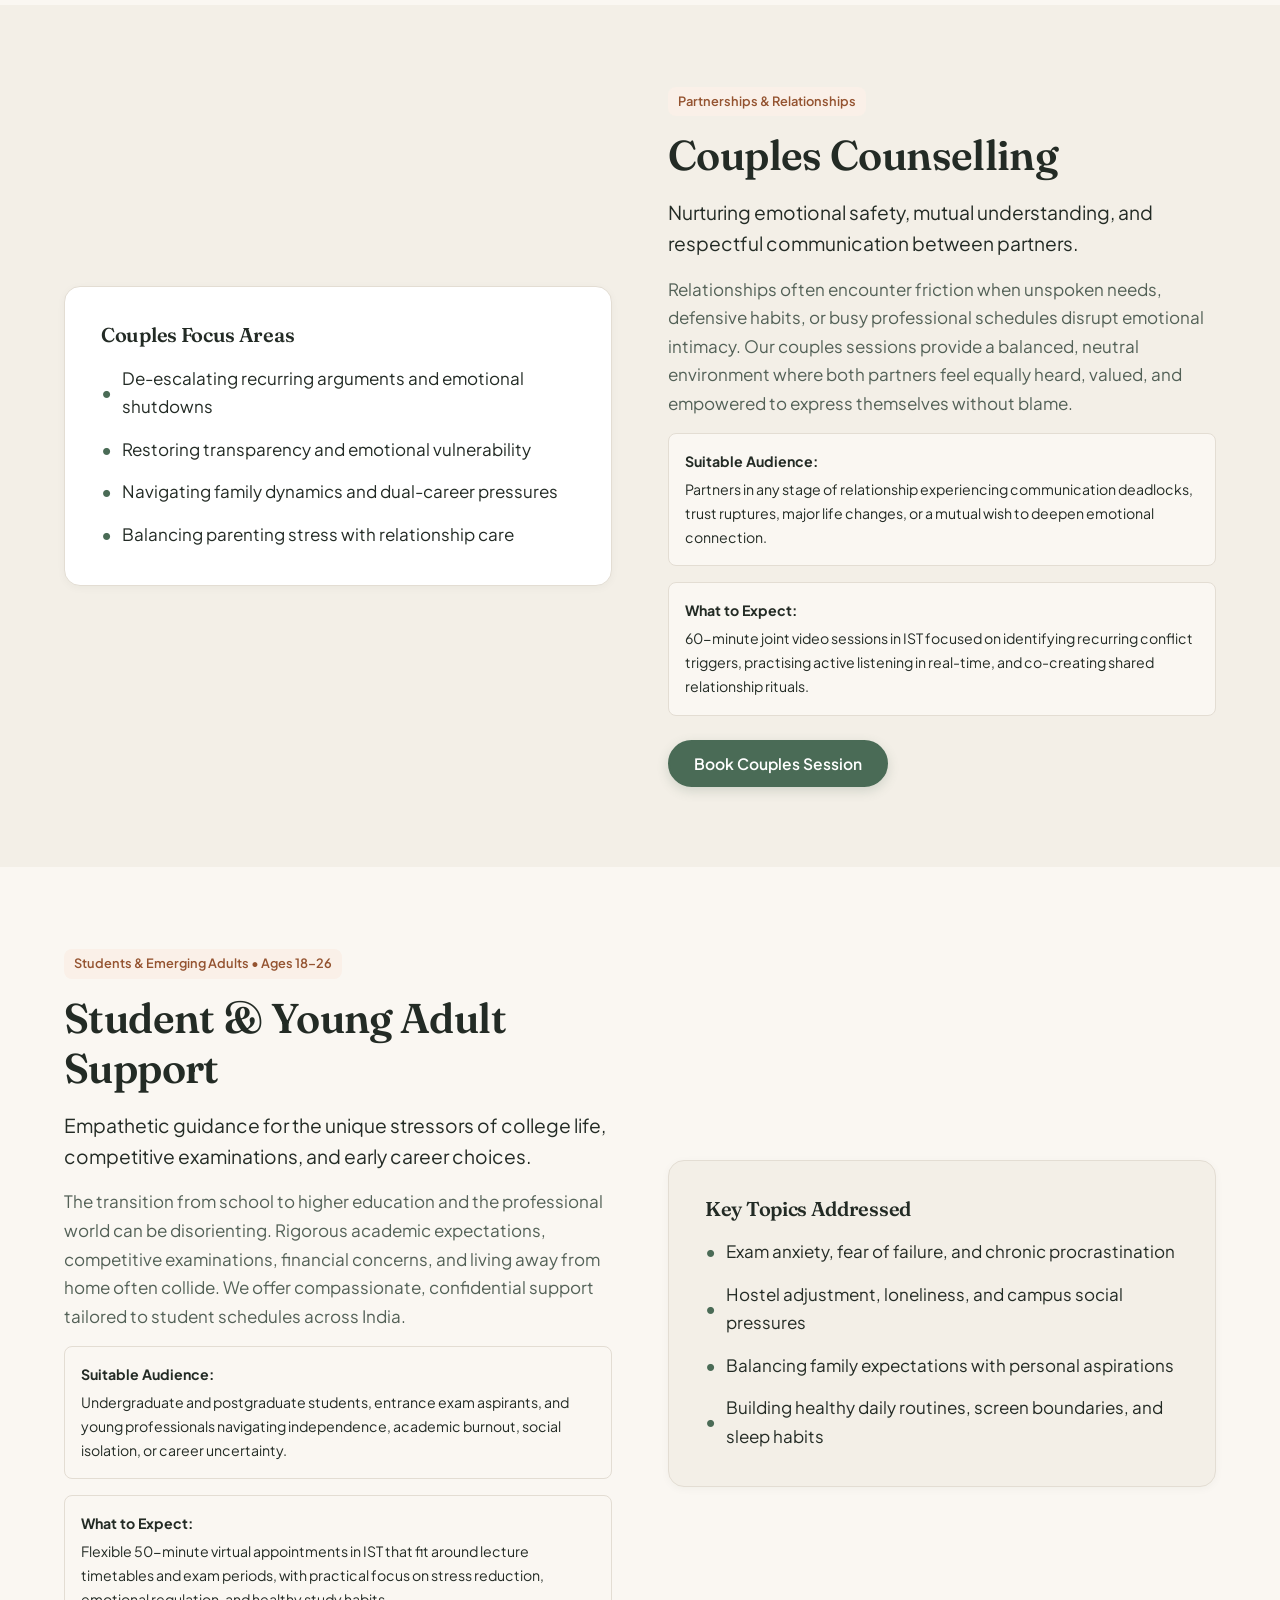
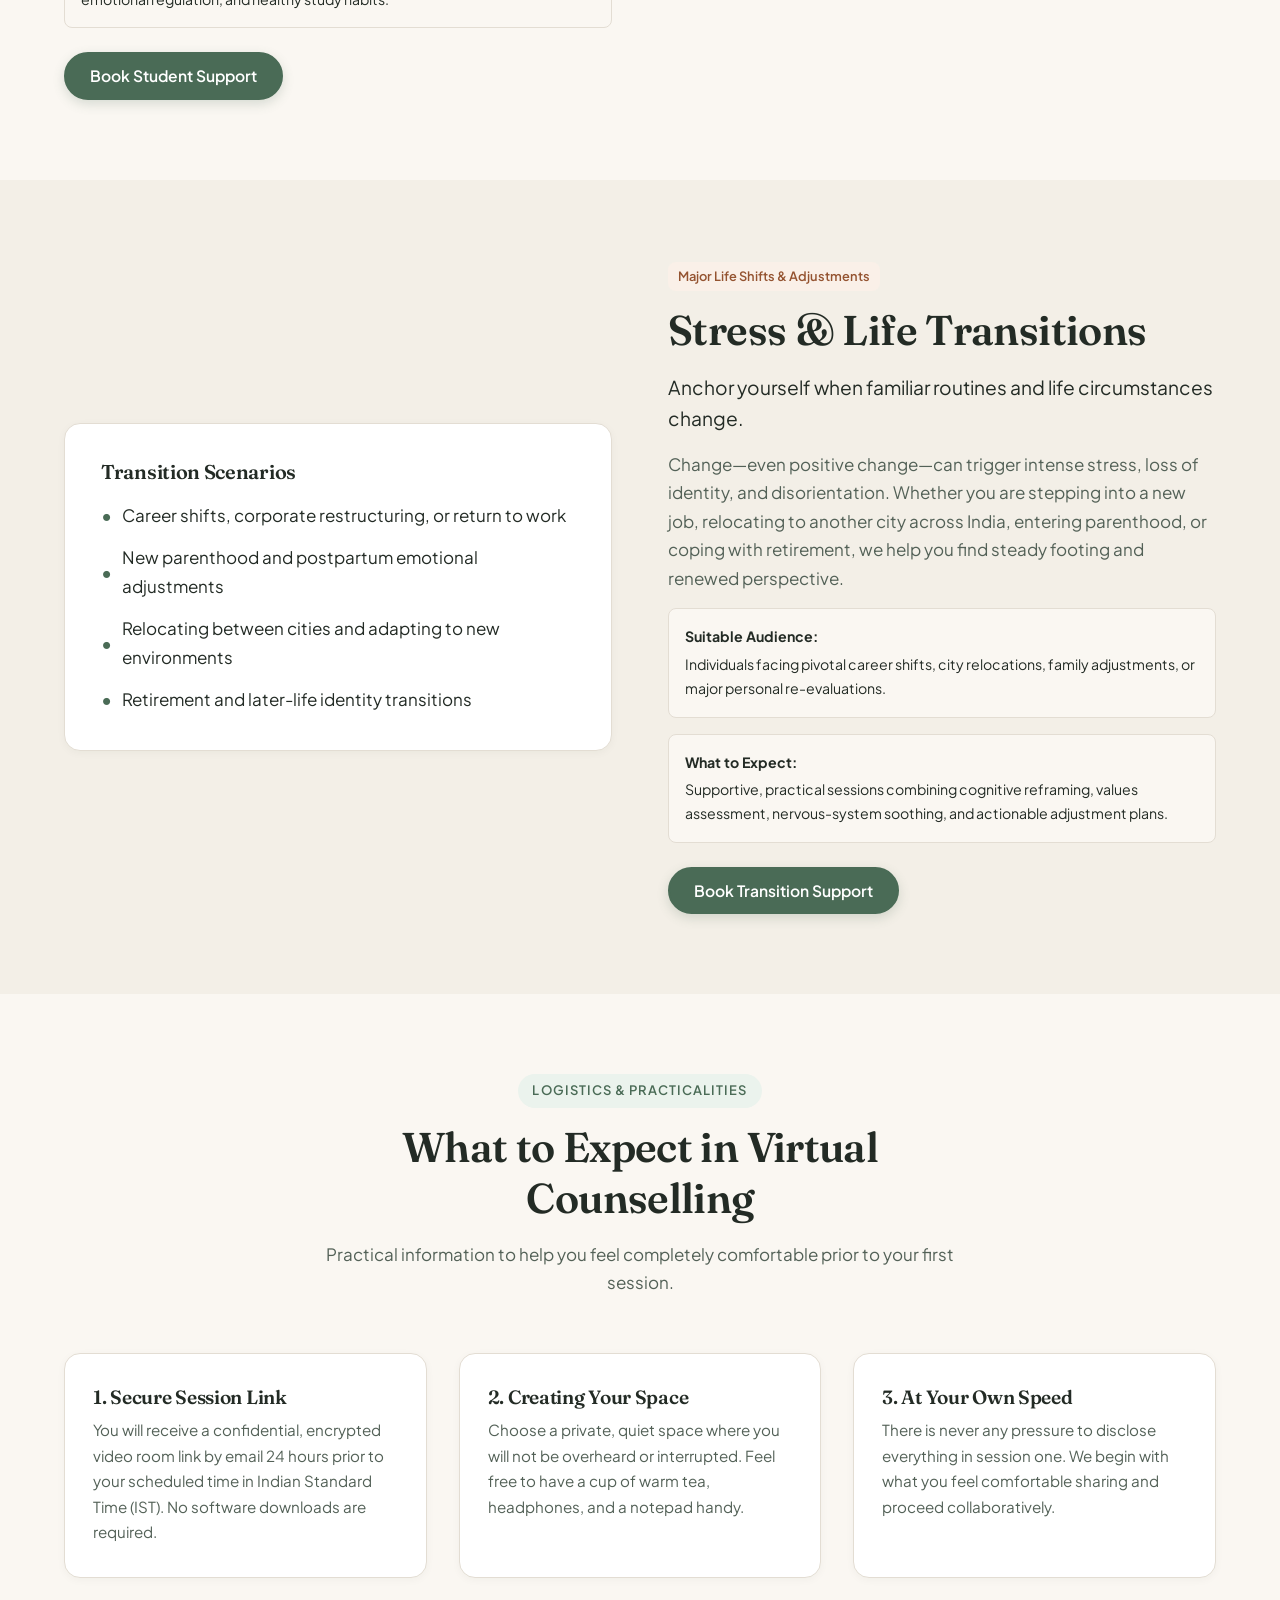
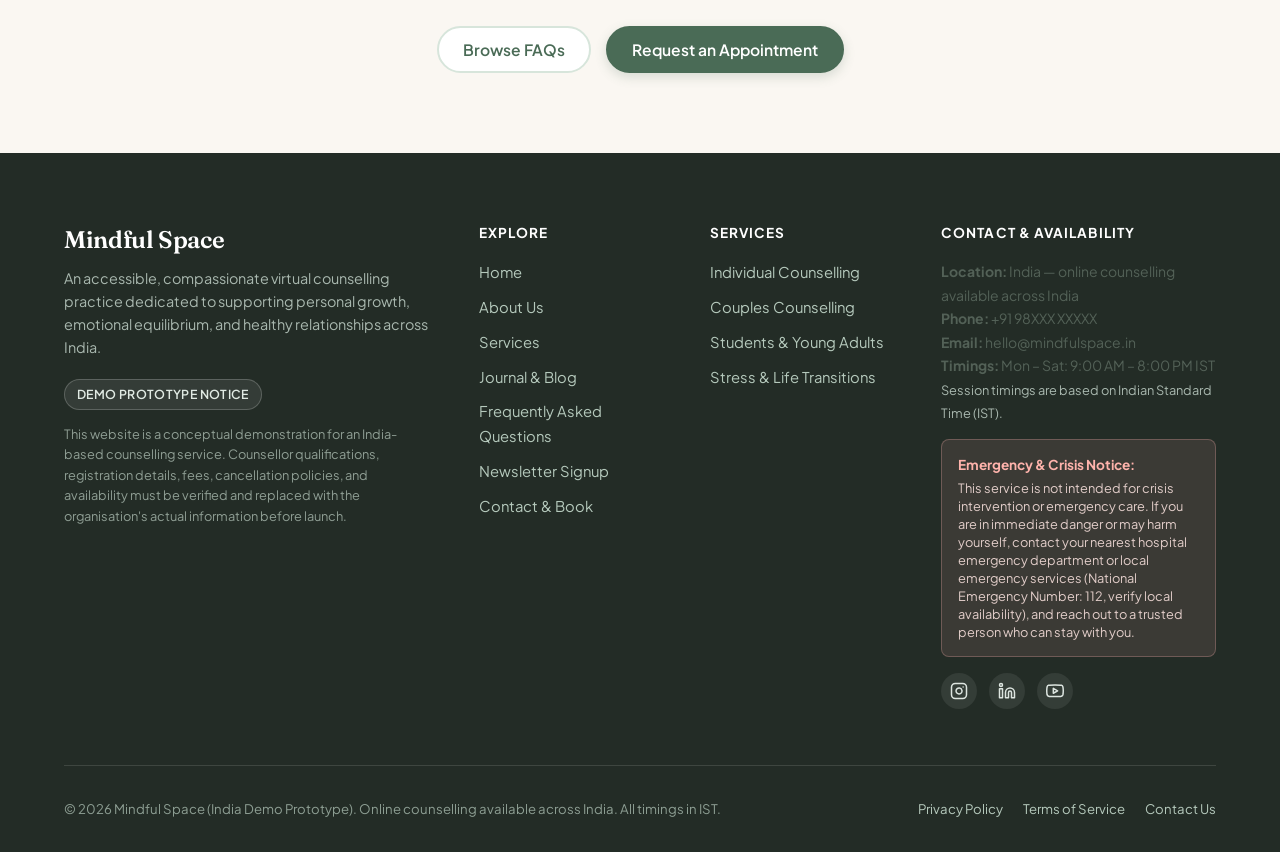
<file: agy/services.html>
<!DOCTYPE html>
<html lang="en">
<head>
  <meta charset="UTF-8">
  <meta name="viewport" content="width=device-width, initial-scale=1.0">
  <meta name="description" content="Explore Mindful Space's online counselling services across India: Individual counselling, Couples therapy, Student & young adult support, and Stress & life transitions in IST.">
  <title>Services | Mindful Space Online Counselling India</title>

  <!-- Google Fonts: Fraunces & Plus Jakarta Sans -->
  <link rel="preconnect" href="https://fonts.googleapis.com">
  <link rel="preconnect" href="https://fonts.gstatic.com" crossorigin>
  <link href="https://fonts.googleapis.com/css2?family=Fraunces:ital,opsz,wght@0,9..144,400;0,9..144,600;0,9..144,700;1,9..144,400&family=Plus+Jakarta+Sans:wght@400;500;600;700&display=swap" rel="stylesheet">

  <link rel="stylesheet" href="style.css">
</head>
<body>
  <!-- Accessible Skip Link -->
  <a href="#main-content" class="skip-link">Skip to main content</a>

  <!-- Crisis / Urgent Notice Banner (India-specific) -->
  <aside class="crisis-top-bar" aria-label="Crisis Support Information">
    <div class="container">
      <strong>Crisis Support Notice:</strong> Mindful Space is an outpatient virtual counselling service and is not an emergency provider or crisis intervention service. If you are in immediate danger or may harm yourself, contact your nearest hospital emergency department or local emergency services (such as <strong>112</strong> in India, subject to local availability), and reach out to a trusted person who can stay with you. <a href="contact.html#crisis-resources">View Emergency Resources</a>
    </div>
  </aside>

  <!-- Main Site Header -->
  <header class="site-header">
    <div class="container nav-wrapper">
      <a href="index.html" class="brand-logo" aria-label="Mindful Space Home">
        <div class="brand-icon" aria-hidden="true">
          <svg width="24" height="24" viewBox="0 0 24 24" fill="none" stroke="currentColor" stroke-width="2" stroke-linecap="round" stroke-linejoin="round">
            <path d="M12 2a10 10 0 0 1 10 10c0 5.523-4.477 10-10 10S2 17.523 2 12A10 10 0 0 1 12 2z" opacity="0.25"/>
            <path d="M12 6c-3.314 0-6 2.686-6 6 0 4.5 6 9 6 9s6-4.5 6-9c0-3.314-2.686-6-6-6z"/>
            <path d="M12 10v6"/>
          </svg>
        </div>
        <div class="brand-text">
          <span class="brand-name">Mindful Space</span>
          <span class="brand-tagline">Online Counselling Across India</span>
        </div>
      </a>

      <!-- Hamburger Button (Mobile) -->
      <button class="menu-toggle" aria-expanded="false" aria-label="Open mobile navigation menu" aria-controls="primary-nav">
        <span></span>
        <span></span>
        <span></span>
      </button>

      <!-- Primary Navigation -->
      <nav id="primary-nav" class="main-nav" aria-label="Main Navigation">
        <ul class="nav-links">
          <li><a href="index.html" class="nav-link">Home</a></li>
          <li><a href="about.html" class="nav-link">About Us</a></li>
          <li><a href="services.html" class="nav-link">Services</a></li>
          <li><a href="blog.html" class="nav-link">Blog</a></li>
          <li><a href="faq.html" class="nav-link">FAQ</a></li>
          <li><a href="newsletter.html" class="nav-link">Newsletter</a></li>
          <li><a href="contact.html" class="nav-link">Contact</a></li>
        </ul>
        <div class="nav-cta-btn">
          <a href="contact.html#book" class="btn btn-primary btn-sm">Book a Session</a>
        </div>
      </nav>
    </div>
  </header>

  <main id="main-content">
    <!-- Subpage Header -->
    <header class="page-header">
      <div class="container">
        <span class="section-tag">Therapeutic Services</span>
        <h1>Dedicated Support for Life's Complexities</h1>
        <p>Explore our compassionate virtual counselling pathways. Online sessions are available across India with timings scheduled in Indian Standard Time (IST).</p>
      </div>
    </header>

    <!-- Essential Medical & Emergency Disclaimer (India-specific) -->
    <div class="container" style="margin-top: 36px;">
      <div class="crisis-card" style="background-color: #F8F6F0; border-color: #DFD7C8; border-left-color: var(--color-primary); color: var(--color-text-main);">
        <h3 style="color: var(--color-primary-dark); font-size: 1.15rem;">
          <svg width="20" height="20" viewBox="0 0 24 24" fill="none" stroke="currentColor" stroke-width="2" stroke-linecap="round" stroke-linejoin="round" aria-hidden="true">
            <circle cx="12" cy="12" r="10"/>
            <line x1="12" y1="16" x2="12" y2="12"/>
            <line x1="12" y1="8" x2="12.01" y2="8"/>
          </svg>
          Important Care & Non-Emergency Disclaimer
        </h3>
        <p style="color: var(--color-text-muted); font-size: 0.925rem; margin-bottom: 0;">
          Mindful Space provides outpatient virtual counselling and is <strong>not a replacement for emergency psychiatric care or hospital casualty services</strong>. Our service is not intended for crisis intervention. We do not make medical promises, claim guaranteed outcomes, or prescribe medications. If you are in immediate danger or may harm yourself, please contact your nearest hospital emergency department or local emergency services (National Emergency Number: 112 in India, verify local availability), and reach out to a trusted person who can stay with you.
        </p>
      </div>
    </div>

    <!-- Service 1: Individual Counselling -->
    <section id="individual" class="section" aria-labelledby="service-indiv-heading" style="padding-top: 30px;">
      <div class="container">
        <div class="about-split">
          <div>
            <span class="service-audience">Individual Counselling • Adults (18+)</span>
            <h2 id="service-indiv-heading">Individual Counselling</h2>
            <p class="lead">
              A private, one-on-one sanctuary to untangle anxiety, chronic stress, self-doubt, and emotional fatigue.
            </p>
            <p>
              In individual counselling, you work closely with your therapist to explore thought patterns, understand difficult emotions, and establish sustainable coping strategies. Whether you are dealing with workplace pressure, boundary fatigue, or navigating personal transitions, we offer a safe, confidential space accessible anywhere in India.
            </p>
            <div class="service-detail-box">
              <strong>Suitable Audience:</strong>
              Adults experiencing general anxiety, low mood, imposter feelings, relationship stress, or a desire for deeper self-awareness.
            </div>
            <div class="service-detail-box">
              <strong>What to Expect:</strong>
              50-minute virtual sessions held weekly or fortnightly via encrypted video or phone, scheduled in Indian Standard Time (IST), integrating CBT exercises, somatic grounding, and reflective self-compassion tools.
            </div>
            <div style="margin-top: 24px;">
              <a href="contact.html?service=individual#book" class="btn btn-primary">Book Individual Session</a>
            </div>
          </div>
          <div>
            <div class="card" style="background-color: var(--color-bg-alt); padding: 36px;">
              <h3 style="font-size: 1.25rem; margin-bottom: 16px;">Common Themes Explored</h3>
              <ul style="list-style: none; display: flex; flex-direction: column; gap: 14px;">
                <li style="display: flex; gap: 10px; align-items: center;">
                  <span style="color: var(--color-primary); font-weight: bold;">•</span>
                  <span>Persistent worry, overthinking, and somatic tension</span>
                </li>
                <li style="display: flex; gap: 10px; align-items: center;">
                  <span style="color: var(--color-primary); font-weight: bold;">•</span>
                  <span>Workplace burnout and relentless inner self-criticism</span>
                </li>
                <li style="display: flex; gap: 10px; align-items: center;">
                  <span style="color: var(--color-primary); font-weight: bold;">•</span>
                  <span>Unprocessed grief, emotional loss, or personal crossroads</span>
                </li>
                <li style="display: flex; gap: 10px; align-items: center;">
                  <span style="color: var(--color-primary); font-weight: bold;">•</span>
                  <span>Setting healthy boundaries with family, colleagues, and friends</span>
                </li>
                <li style="display: flex; gap: 10px; align-items: center;">
                  <span style="color: var(--color-primary); font-weight: bold;">•</span>
                  <span>Cultivating self-worth and mindful emotional presence</span>
                </li>
              </ul>
            </div>
          </div>
        </div>
      </div>
    </section>

    <!-- Service 2: Couples Counselling -->
    <section id="couples" class="section section-alt" aria-labelledby="service-couples-heading">
      <div class="container">
        <div class="about-split" style="direction: rtl;">
          <div style="direction: ltr;">
            <span class="service-audience">Partnerships & Relationships</span>
            <h2 id="service-couples-heading">Couples Counselling</h2>
            <p class="lead">
              Nurturing emotional safety, mutual understanding, and respectful communication between partners.
            </p>
            <p>
              Relationships often encounter friction when unspoken needs, defensive habits, or busy professional schedules disrupt emotional intimacy. Our couples sessions provide a balanced, neutral environment where both partners feel equally heard, valued, and empowered to express themselves without blame.
            </p>
            <div class="service-detail-box">
              <strong>Suitable Audience:</strong>
              Partners in any stage of relationship experiencing communication deadlocks, trust ruptures, major life changes, or a mutual wish to deepen emotional connection.
            </div>
            <div class="service-detail-box">
              <strong>What to Expect:</strong>
              60-minute joint video sessions in IST focused on identifying recurring conflict triggers, practising active listening in real-time, and co-creating shared relationship rituals.
            </div>
            <div style="margin-top: 24px;">
              <a href="contact.html?service=couples#book" class="btn btn-primary">Book Couples Session</a>
            </div>
          </div>
          <div style="direction: ltr;">
            <div class="card" style="padding: 36px;">
              <h3 style="font-size: 1.25rem; margin-bottom: 16px;">Couples Focus Areas</h3>
              <ul style="list-style: none; display: flex; flex-direction: column; gap: 14px;">
                <li style="display: flex; gap: 10px; align-items: center;">
                  <span style="color: var(--color-primary); font-weight: bold;">•</span>
                  <span>De-escalating recurring arguments and emotional shutdowns</span>
                </li>
                <li style="display: flex; gap: 10px; align-items: center;">
                  <span style="color: var(--color-primary); font-weight: bold;">•</span>
                  <span>Restoring transparency and emotional vulnerability</span>
                </li>
                <li style="display: flex; gap: 10px; align-items: center;">
                  <span style="color: var(--color-primary); font-weight: bold;">•</span>
                  <span>Navigating family dynamics and dual-career pressures</span>
                </li>
                <li style="display: flex; gap: 10px; align-items: center;">
                  <span style="color: var(--color-primary); font-weight: bold;">•</span>
                  <span>Balancing parenting stress with relationship care</span>
                </li>
              </ul>
            </div>
          </div>
        </div>
      </div>
    </section>

    <!-- Service 3: Student & Young Adult Support -->
    <section id="students" class="section" aria-labelledby="service-student-heading">
      <div class="container">
        <div class="about-split">
          <div>
            <span class="service-audience">Students & Emerging Adults • Ages 18–26</span>
            <h2 id="service-student-heading">Student & Young Adult Support</h2>
            <p class="lead">
              Empathetic guidance for the unique stressors of college life, competitive examinations, and early career choices.
            </p>
            <p>
              The transition from school to higher education and the professional world can be disorienting. Rigorous academic expectations, competitive examinations, financial concerns, and living away from home often collide. We offer compassionate, confidential support tailored to student schedules across India.
            </p>
            <div class="service-detail-box">
              <strong>Suitable Audience:</strong>
              Undergraduate and postgraduate students, entrance exam aspirants, and young professionals navigating independence, academic burnout, social isolation, or career uncertainty.
            </div>
            <div class="service-detail-box">
              <strong>What to Expect:</strong>
              Flexible 50-minute virtual appointments in IST that fit around lecture timetables and exam periods, with practical focus on stress reduction, emotional regulation, and healthy study habits.
            </div>
            <div style="margin-top: 24px;">
              <a href="contact.html?service=students#book" class="btn btn-primary">Book Student Support</a>
            </div>
          </div>
          <div>
            <div class="card" style="background-color: var(--color-bg-alt); padding: 36px;">
              <h3 style="font-size: 1.25rem; margin-bottom: 16px;">Key Topics Addressed</h3>
              <ul style="list-style: none; display: flex; flex-direction: column; gap: 14px;">
                <li style="display: flex; gap: 10px; align-items: center;">
                  <span style="color: var(--color-primary); font-weight: bold;">•</span>
                  <span>Exam anxiety, fear of failure, and chronic procrastination</span>
                </li>
                <li style="display: flex; gap: 10px; align-items: center;">
                  <span style="color: var(--color-primary); font-weight: bold;">•</span>
                  <span>Hostel adjustment, loneliness, and campus social pressures</span>
                </li>
                <li style="display: flex; gap: 10px; align-items: center;">
                  <span style="color: var(--color-primary); font-weight: bold;">•</span>
                  <span>Balancing family expectations with personal aspirations</span>
                </li>
                <li style="display: flex; gap: 10px; align-items: center;">
                  <span style="color: var(--color-primary); font-weight: bold;">•</span>
                  <span>Building healthy daily routines, screen boundaries, and sleep habits</span>
                </li>
              </ul>
            </div>
          </div>
        </div>
      </div>
    </section>

    <!-- Service 4: Stress & Life Transitions -->
    <section id="transitions" class="section section-alt" aria-labelledby="service-trans-heading">
      <div class="container">
        <div class="about-split" style="direction: rtl;">
          <div style="direction: ltr;">
            <span class="service-audience">Major Life Shifts & Adjustments</span>
            <h2 id="service-trans-heading">Stress & Life Transitions</h2>
            <p class="lead">
              Anchor yourself when familiar routines and life circumstances change.
            </p>
            <p>
              Change—even positive change—can trigger intense stress, loss of identity, and disorientation. Whether you are stepping into a new job, relocating to another city across India, entering parenthood, or coping with retirement, we help you find steady footing and renewed perspective.
            </p>
            <div class="service-detail-box">
              <strong>Suitable Audience:</strong>
              Individuals facing pivotal career shifts, city relocations, family adjustments, or major personal re-evaluations.
            </div>
            <div class="service-detail-box">
              <strong>What to Expect:</strong>
              Supportive, practical sessions combining cognitive reframing, values assessment, nervous-system soothing, and actionable adjustment plans.
            </div>
            <div style="margin-top: 24px;">
              <a href="contact.html?service=transitions#book" class="btn btn-primary">Book Transition Support</a>
            </div>
          </div>
          <div style="direction: ltr;">
            <div class="card" style="padding: 36px;">
              <h3 style="font-size: 1.25rem; margin-bottom: 16px;">Transition Scenarios</h3>
              <ul style="list-style: none; display: flex; flex-direction: column; gap: 14px;">
                <li style="display: flex; gap: 10px; align-items: center;">
                  <span style="color: var(--color-primary); font-weight: bold;">•</span>
                  <span>Career shifts, corporate restructuring, or return to work</span>
                </li>
                <li style="display: flex; gap: 10px; align-items: center;">
                  <span style="color: var(--color-primary); font-weight: bold;">•</span>
                  <span>New parenthood and postpartum emotional adjustments</span>
                </li>
                <li style="display: flex; gap: 10px; align-items: center;">
                  <span style="color: var(--color-primary); font-weight: bold;">•</span>
                  <span>Relocating between cities and adapting to new environments</span>
                </li>
                <li style="display: flex; gap: 10px; align-items: center;">
                  <span style="color: var(--color-primary); font-weight: bold;">•</span>
                  <span>Retirement and later-life identity transitions</span>
                </li>
              </ul>
            </div>
          </div>
        </div>
      </div>
    </section>

    <!-- Session Logistics & Preparation -->
    <section class="section" aria-labelledby="session-logistics-heading">
      <div class="container">
        <div class="section-header">
          <span class="section-tag">Logistics & Practicalities</span>
          <h2 id="session-logistics-heading">What to Expect in Virtual Counselling</h2>
          <p>Practical information to help you feel completely comfortable prior to your first session.</p>
        </div>

        <div class="cards-grid-3">
          <div class="card">
            <h4>1. Secure Session Link</h4>
            <p style="font-size: 0.95rem; margin-bottom: 0;">You will receive a confidential, encrypted video room link by email 24 hours prior to your scheduled time in Indian Standard Time (IST). No software downloads are required.</p>
          </div>
          <div class="card">
            <h4>2. Creating Your Space</h4>
            <p style="font-size: 0.95rem; margin-bottom: 0;">Choose a private, quiet space where you will not be overheard or interrupted. Feel free to have a cup of warm tea, headphones, and a notepad handy.</p>
          </div>
          <div class="card">
            <h4>3. At Your Own Speed</h4>
            <p style="font-size: 0.95rem; margin-bottom: 0;">There is never any pressure to disclose everything in session one. We begin with what you feel comfortable sharing and proceed collaboratively.</p>
          </div>
        </div>

        <div style="text-align: center; margin-top: 48px;">
          <a href="faq.html" class="btn btn-secondary" style="margin-right: 12px;">Browse FAQs</a>
          <a href="contact.html#book" class="btn btn-primary">Request an Appointment</a>
        </div>
      </div>
    </section>
  </main>

  <!-- Complete Site Footer (India-specific) -->
  <footer class="site-footer">
    <div class="container">
      <div class="footer-grid">
        <div class="footer-brand">
          <h3>Mindful Space</h3>
          <p>
            An accessible, compassionate virtual counselling practice dedicated to supporting personal growth, emotional equilibrium, and healthy relationships across India.
          </p>
          <div class="demo-tag" style="background: rgba(255,255,255,0.08); color: #E0EAE3; border-color: rgba(255,255,255,0.2);">
            Demo Prototype Notice
          </div>
          <p style="font-size: 0.8rem; color: #8F9E94;">
            This website is a conceptual demonstration for an India-based counselling service. Counsellor qualifications, registration details, fees, cancellation policies, and availability must be verified and replaced with the organisation's actual information before launch.
          </p>
        </div>

        <div>
          <h4 class="footer-heading">Explore</h4>
          <ul class="footer-links-list">
            <li><a href="index.html">Home</a></li>
            <li><a href="about.html">About Us</a></li>
            <li><a href="services.html">Services</a></li>
            <li><a href="blog.html">Journal & Blog</a></li>
            <li><a href="faq.html">Frequently Asked Questions</a></li>
            <li><a href="newsletter.html">Newsletter Signup</a></li>
            <li><a href="contact.html">Contact & Book</a></li>
          </ul>
        </div>

        <div>
          <h4 class="footer-heading">Services</h4>
          <ul class="footer-links-list">
            <li><a href="services.html#individual">Individual Counselling</a></li>
            <li><a href="services.html#couples">Couples Counselling</a></li>
            <li><a href="services.html#students">Students & Young Adults</a></li>
            <li><a href="services.html#transitions">Stress & Life Transitions</a></li>
          </ul>
        </div>

        <div>
          <h4 class="footer-heading">Contact & Availability</h4>
          <p style="font-size: 0.875rem; margin-bottom: 8px;">
            <strong>Location:</strong> India — online counselling available across India<br>
            <strong>Phone:</strong> +91 98XXX XXXXX<br>
            <strong>Email:</strong> hello@mindfulspace.in<br>
            <strong>Timings:</strong> Mon – Sat: 9:00 AM – 8:00 PM IST<br>
            <span style="font-size: 0.8rem; color: #A9B8AF;">Session timings are based on Indian Standard Time (IST).</span>
          </p>

          <div class="footer-crisis-box">
            <strong>Emergency & Crisis Notice:</strong>
            <p>This service is not intended for crisis intervention or emergency care. If you are in immediate danger or may harm yourself, contact your nearest hospital emergency department or local emergency services (National Emergency Number: 112, verify local availability), and reach out to a trusted person who can stay with you.</p>
          </div>

          <div class="footer-socials" aria-label="Social media links">
            <a href="#" class="social-icon-link" aria-label="Mindful Space on Instagram (Demo link)">
              <svg width="18" height="18" viewBox="0 0 24 24" fill="none" stroke="currentColor" stroke-width="2" stroke-linecap="round" stroke-linejoin="round"><rect x="2" y="2" width="20" height="20" rx="5" ry="5"/><path d="M16 11.37A4 4 0 1 1 12.63 8 4 4 0 0 1 16 11.37z"/><line x1="17.5" y1="6.5" x2="17.51" y2="6.5"/></svg>
            </a>
            <a href="#" class="social-icon-link" aria-label="Mindful Space on LinkedIn (Demo link)">
              <svg width="18" height="18" viewBox="0 0 24 24" fill="none" stroke="currentColor" stroke-width="2" stroke-linecap="round" stroke-linejoin="round"><path d="M16 8a6 6 0 0 1 6 6v7h-4v-7a2 2 0 0 0-2-2 2 2 0 0 0-2 2v7h-4v-7a6 6 0 0 1 6-6z"/><rect x="2" y="9" width="4" height="12"/><circle cx="4" cy="4" r="2"/></svg>
            </a>
            <a href="#" class="social-icon-link" aria-label="Mindful Space on YouTube (Demo link)">
              <svg width="18" height="18" viewBox="0 0 24 24" fill="none" stroke="currentColor" stroke-width="2" stroke-linecap="round" stroke-linejoin="round"><path d="M22.54 6.42a2.78 2.78 0 0 0-1.94-2C18.88 4 12 4 12 4s-6.88 0-8.6.46a2.78 2.78 0 0 0-1.94 2A29 29 0 0 0 1 11.75a29 29 0 0 0 .46 5.33A2.78 2.78 0 0 0 3.4 19c1.72.46 8.6.46 8.6.46s6.88 0 8.6-.46a2.78 2.78 0 0 0 1.94-2 29 29 0 0 0 .46-5.25 29 29 0 0 0-.46-5.33z"/><polygon points="9.75 15.02 15.5 11.75 9.75 8.48 9.75 15.02"/></svg>
            </a>
          </div>
        </div>
      </div>

      <div class="footer-bottom">
        <div>
          &copy; 2026 Mindful Space (India Demo Prototype). Online counselling available across India. All timings in IST.
        </div>
        <div class="footer-legal-links">
          <a href="privacy.html">Privacy Policy</a>
          <a href="terms.html">Terms of Service</a>
          <a href="contact.html">Contact Us</a>
        </div>
      </div>
    </div>
  </footer>

  <!-- Floating Back to Top Button -->
  <button class="back-to-top" aria-label="Scroll back to top">
    <svg width="22" height="22" viewBox="0 0 24 24" fill="none" stroke="currentColor" stroke-width="2.5" stroke-linecap="round" stroke-linejoin="round" aria-hidden="true">
      <polyline points="18 15 12 9 6 15"/>
    </svg>
  </button>

  <script src="script.js"></script>
</body>
</html>
</file>
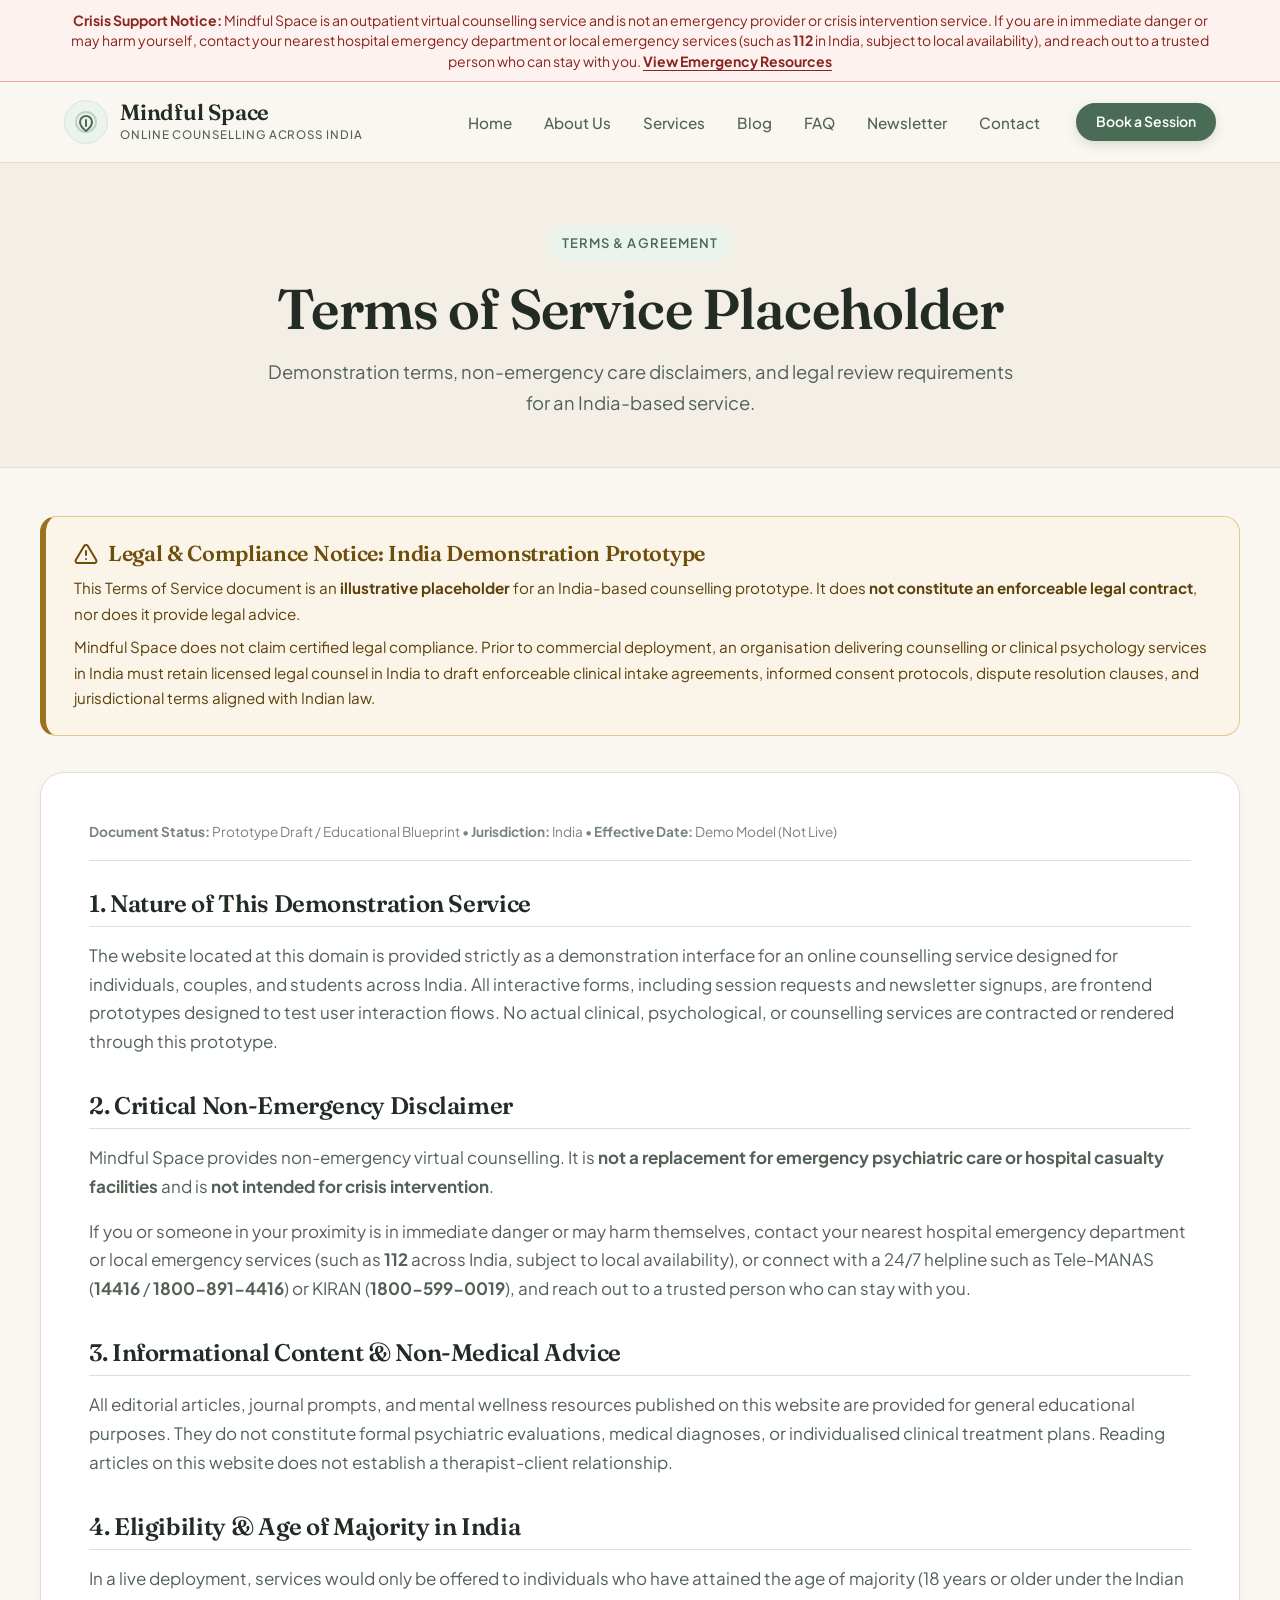
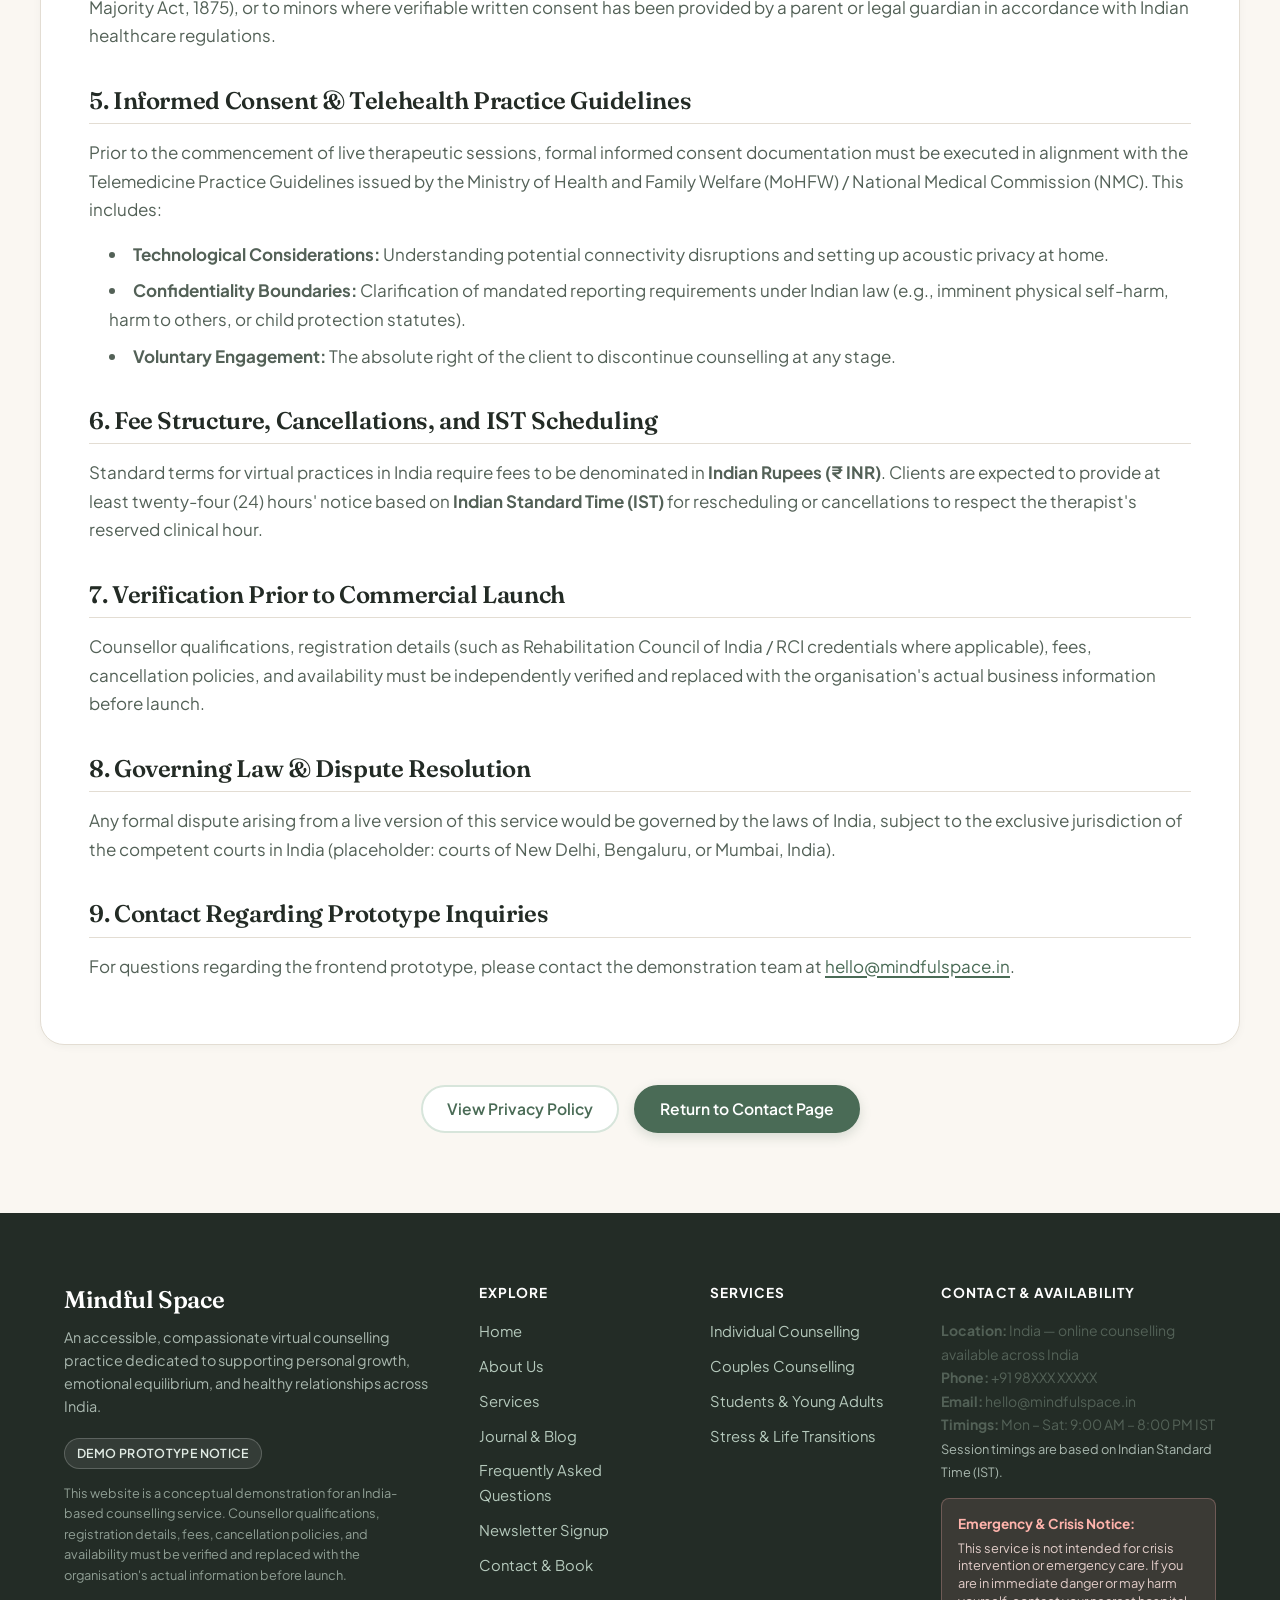
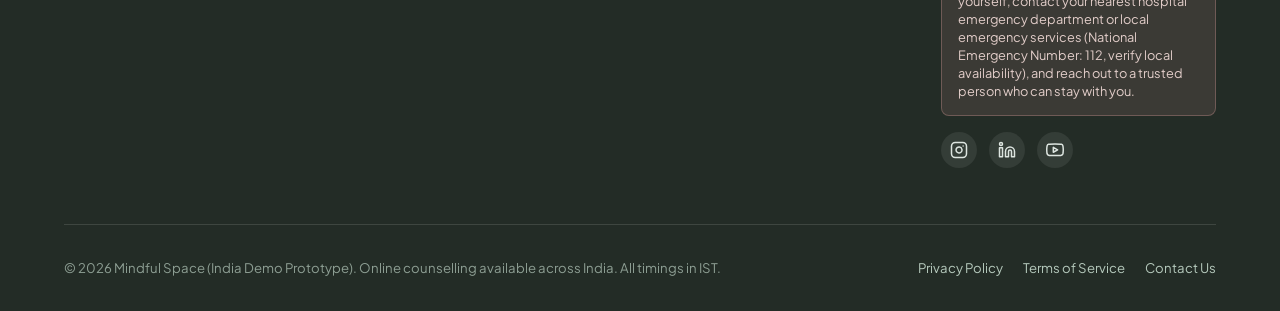
<file: agy/terms.html>
<!DOCTYPE html>
<html lang="en">
<head>
  <meta charset="UTF-8">
  <meta name="viewport" content="width=device-width, initial-scale=1.0">
  <meta name="description" content="Terms of Service placeholder for Mindful Space India demo website. Explains demonstration status and the requirement for legal review under Indian laws before launch.">
  <title>Terms of Service (Demo Placeholder) | Mindful Space India</title>

  <!-- Google Fonts: Fraunces & Plus Jakarta Sans -->
  <link rel="preconnect" href="https://fonts.googleapis.com">
  <link rel="preconnect" href="https://fonts.gstatic.com" crossorigin>
  <link href="https://fonts.googleapis.com/css2?family=Fraunces:ital,opsz,wght@0,9..144,400;0,9..144,600;0,9..144,700;1,9..144,400&family=Plus+Jakarta+Sans:wght@400;500;600;700&display=swap" rel="stylesheet">

  <link rel="stylesheet" href="style.css">
</head>
<body>
  <!-- Accessible Skip Link -->
  <a href="#main-content" class="skip-link">Skip to main content</a>

  <!-- Crisis / Urgent Notice Banner (India-specific) -->
  <aside class="crisis-top-bar" aria-label="Crisis Support Information">
    <div class="container">
      <strong>Crisis Support Notice:</strong> Mindful Space is an outpatient virtual counselling service and is not an emergency provider or crisis intervention service. If you are in immediate danger or may harm yourself, contact your nearest hospital emergency department or local emergency services (such as <strong>112</strong> in India, subject to local availability), and reach out to a trusted person who can stay with you. <a href="contact.html#crisis-resources">View Emergency Resources</a>
    </div>
  </aside>

  <!-- Main Site Header -->
  <header class="site-header">
    <div class="container nav-wrapper">
      <a href="index.html" class="brand-logo" aria-label="Mindful Space Home">
        <div class="brand-icon" aria-hidden="true">
          <svg width="24" height="24" viewBox="0 0 24 24" fill="none" stroke="currentColor" stroke-width="2" stroke-linecap="round" stroke-linejoin="round">
            <path d="M12 2a10 10 0 0 1 10 10c0 5.523-4.477 10-10 10S2 17.523 2 12A10 10 0 0 1 12 2z" opacity="0.25"/>
            <path d="M12 6c-3.314 0-6 2.686-6 6 0 4.5 6 9 6 9s6-4.5 6-9c0-3.314-2.686-6-6-6z"/>
            <path d="M12 10v6"/>
          </svg>
        </div>
        <div class="brand-text">
          <span class="brand-name">Mindful Space</span>
          <span class="brand-tagline">Online Counselling Across India</span>
        </div>
      </a>

      <!-- Hamburger Button (Mobile) -->
      <button class="menu-toggle" aria-expanded="false" aria-label="Open mobile navigation menu" aria-controls="primary-nav">
        <span></span>
        <span></span>
        <span></span>
      </button>

      <!-- Primary Navigation -->
      <nav id="primary-nav" class="main-nav" aria-label="Main Navigation">
        <ul class="nav-links">
          <li><a href="index.html" class="nav-link">Home</a></li>
          <li><a href="about.html" class="nav-link">About Us</a></li>
          <li><a href="services.html" class="nav-link">Services</a></li>
          <li><a href="blog.html" class="nav-link">Blog</a></li>
          <li><a href="faq.html" class="nav-link">FAQ</a></li>
          <li><a href="newsletter.html" class="nav-link">Newsletter</a></li>
          <li><a href="contact.html" class="nav-link">Contact</a></li>
        </ul>
        <div class="nav-cta-btn">
          <a href="contact.html#book" class="btn btn-primary btn-sm">Book a Session</a>
        </div>
      </nav>
    </div>
  </header>

  <main id="main-content">
    <!-- Subpage Page Header -->
    <header class="page-header">
      <div class="container">
        <span class="section-tag">Terms & Agreement</span>
        <h1>Terms of Service Placeholder</h1>
        <p>Demonstration terms, non-emergency care disclaimers, and legal review requirements for an India-based service.</p>
      </div>
    </header>

    <div class="container section" style="padding-top: 48px;">
      <!-- Mandatory Legal & Compliance Warning Banner (India-specific) -->
      <div class="crisis-card" style="background-color: #FAF5E8; border-color: #E2CA89; border-left-color: #9C711D; color: #5B4009;">
        <h3 style="color: #6E4E0B;">
          <svg width="24" height="24" viewBox="0 0 24 24" fill="none" stroke="currentColor" stroke-width="2" stroke-linecap="round" stroke-linejoin="round" aria-hidden="true">
            <path d="M10.29 3.86L1.82 18a2 2 0 0 0 1.71 3h16.94a2 2 0 0 0 1.71-3L13.71 3.86a2 2 0 0 0-3.42 0z"/>
            <line x1="12" y1="9" x2="12" y2="13"/><line x1="12" y1="17" x2="12.01" y2="17"/>
          </svg>
          Legal & Compliance Notice: India Demonstration Prototype
        </h3>
        <p style="color: #5B4009; font-size: 0.95rem; margin-bottom: 8px;">
          This Terms of Service document is an <strong>illustrative placeholder</strong> for an India-based counselling prototype. It does <strong>not constitute an enforceable legal contract</strong>, nor does it provide legal advice.
        </p>
        <p style="color: #5B4009; font-size: 0.95rem; margin-bottom: 0;">
          Mindful Space does not claim certified legal compliance. Prior to commercial deployment, an organisation delivering counselling or clinical psychology services in India must retain licensed legal counsel in India to draft enforceable clinical intake agreements, informed consent protocols, dispute resolution clauses, and jurisdictional terms aligned with Indian law.
        </p>
      </div>

      <!-- Legal Content Body -->
      <article class="legal-content">
        <div class="legal-meta">
          <strong>Document Status:</strong> Prototype Draft / Educational Blueprint &bull; <strong>Jurisdiction:</strong> India &bull; <strong>Effective Date:</strong> Demo Model (Not Live)
        </div>

        <h2>1. Nature of This Demonstration Service</h2>
        <p>
          The website located at this domain is provided strictly as a demonstration interface for an online counselling service designed for individuals, couples, and students across India. All interactive forms, including session requests and newsletter signups, are frontend prototypes designed to test user interaction flows. No actual clinical, psychological, or counselling services are contracted or rendered through this prototype.
        </p>

        <h2>2. Critical Non-Emergency Disclaimer</h2>
        <p>
          Mindful Space provides non-emergency virtual counselling. It is <strong>not a replacement for emergency psychiatric care or hospital casualty facilities</strong> and is <strong>not intended for crisis intervention</strong>.
        </p>
        <p>
          If you or someone in your proximity is in immediate danger or may harm themselves, contact your nearest hospital emergency department or local emergency services (such as <strong>112</strong> across India, subject to local availability), or connect with a 24/7 helpline such as Tele-MANAS (<strong>14416</strong> / <strong>1800-891-4416</strong>) or KIRAN (<strong>1800-599-0019</strong>), and reach out to a trusted person who can stay with you.
        </p>

        <h2>3. Informational Content & Non-Medical Advice</h2>
        <p>
          All editorial articles, journal prompts, and mental wellness resources published on this website are provided for general educational purposes. They do not constitute formal psychiatric evaluations, medical diagnoses, or individualised clinical treatment plans. Reading articles on this website does not establish a therapist-client relationship.
        </p>

        <h2>4. Eligibility & Age of Majority in India</h2>
        <p>
          In a live deployment, services would only be offered to individuals who have attained the age of majority (18 years or older under the Indian Majority Act, 1875), or to minors where verifiable written consent has been provided by a parent or legal guardian in accordance with Indian healthcare regulations.
        </p>

        <h2>5. Informed Consent & Telehealth Practice Guidelines</h2>
        <p>
          Prior to the commencement of live therapeutic sessions, formal informed consent documentation must be executed in alignment with the Telemedicine Practice Guidelines issued by the Ministry of Health and Family Welfare (MoHFW) / National Medical Commission (NMC). This includes:
        </p>
        <ul>
          <li><strong>Technological Considerations:</strong> Understanding potential connectivity disruptions and setting up acoustic privacy at home.</li>
          <li><strong>Confidentiality Boundaries:</strong> Clarification of mandated reporting requirements under Indian law (e.g., imminent physical self-harm, harm to others, or child protection statutes).</li>
          <li><strong>Voluntary Engagement:</strong> The absolute right of the client to discontinue counselling at any stage.</li>
        </ul>

        <h2>6. Fee Structure, Cancellations, and IST Scheduling</h2>
        <p>
          Standard terms for virtual practices in India require fees to be denominated in <strong>Indian Rupees (₹ INR)</strong>. Clients are expected to provide at least twenty-four (24) hours' notice based on <strong>Indian Standard Time (IST)</strong> for rescheduling or cancellations to respect the therapist's reserved clinical hour.
        </p>

        <h2>7. Verification Prior to Commercial Launch</h2>
        <p>
          Counsellor qualifications, registration details (such as Rehabilitation Council of India / RCI credentials where applicable), fees, cancellation policies, and availability must be independently verified and replaced with the organisation's actual business information before launch.
        </p>

        <h2>8. Governing Law & Dispute Resolution</h2>
        <p>
          Any formal dispute arising from a live version of this service would be governed by the laws of India, subject to the exclusive jurisdiction of the competent courts in India (placeholder: courts of New Delhi, Bengaluru, or Mumbai, India).
        </p>

        <h2>9. Contact Regarding Prototype Inquiries</h2>
        <p>
          For questions regarding the frontend prototype, please contact the demonstration team at <a href="mailto:hello@mindfulspace.in">hello@mindfulspace.in</a>.
        </p>
      </article>

      <div style="text-align: center;">
        <a href="privacy.html" class="btn btn-secondary" style="margin-right: 12px;">View Privacy Policy</a>
        <a href="contact.html" class="btn btn-primary">Return to Contact Page</a>
      </div>
    </div>
  </main>

  <!-- Complete Site Footer (India-specific) -->
  <footer class="site-footer">
    <div class="container">
      <div class="footer-grid">
        <div class="footer-brand">
          <h3>Mindful Space</h3>
          <p>
            An accessible, compassionate virtual counselling practice dedicated to supporting personal growth, emotional equilibrium, and healthy relationships across India.
          </p>
          <div class="demo-tag" style="background: rgba(255,255,255,0.08); color: #E0EAE3; border-color: rgba(255,255,255,0.2);">
            Demo Prototype Notice
          </div>
          <p style="font-size: 0.8rem; color: #8F9E94;">
            This website is a conceptual demonstration for an India-based counselling service. Counsellor qualifications, registration details, fees, cancellation policies, and availability must be verified and replaced with the organisation's actual information before launch.
          </p>
        </div>

        <div>
          <h4 class="footer-heading">Explore</h4>
          <ul class="footer-links-list">
            <li><a href="index.html">Home</a></li>
            <li><a href="about.html">About Us</a></li>
            <li><a href="services.html">Services</a></li>
            <li><a href="blog.html">Journal & Blog</a></li>
            <li><a href="faq.html">Frequently Asked Questions</a></li>
            <li><a href="newsletter.html">Newsletter Signup</a></li>
            <li><a href="contact.html">Contact & Book</a></li>
          </ul>
        </div>

        <div>
          <h4 class="footer-heading">Services</h4>
          <ul class="footer-links-list">
            <li><a href="services.html#individual">Individual Counselling</a></li>
            <li><a href="services.html#couples">Couples Counselling</a></li>
            <li><a href="services.html#students">Students & Young Adults</a></li>
            <li><a href="services.html#transitions">Stress & Life Transitions</a></li>
          </ul>
        </div>

        <div>
          <h4 class="footer-heading">Contact & Availability</h4>
          <p style="font-size: 0.875rem; margin-bottom: 8px;">
            <strong>Location:</strong> India — online counselling available across India<br>
            <strong>Phone:</strong> +91 98XXX XXXXX<br>
            <strong>Email:</strong> hello@mindfulspace.in<br>
            <strong>Timings:</strong> Mon – Sat: 9:00 AM – 8:00 PM IST<br>
            <span style="font-size: 0.8rem; color: #A9B8AF;">Session timings are based on Indian Standard Time (IST).</span>
          </p>

          <div class="footer-crisis-box">
            <strong>Emergency & Crisis Notice:</strong>
            <p>This service is not intended for crisis intervention or emergency care. If you are in immediate danger or may harm yourself, contact your nearest hospital emergency department or local emergency services (National Emergency Number: 112, verify local availability), and reach out to a trusted person who can stay with you.</p>
          </div>

          <div class="footer-socials" aria-label="Social media links">
            <a href="#" class="social-icon-link" aria-label="Mindful Space on Instagram (Demo link)">
              <svg width="18" height="18" viewBox="0 0 24 24" fill="none" stroke="currentColor" stroke-width="2" stroke-linecap="round" stroke-linejoin="round"><rect x="2" y="2" width="20" height="20" rx="5" ry="5"/><path d="M16 11.37A4 4 0 1 1 12.63 8 4 4 0 0 1 16 11.37z"/><line x1="17.5" y1="6.5" x2="17.51" y2="6.5"/></svg>
            </a>
            <a href="#" class="social-icon-link" aria-label="Mindful Space on LinkedIn (Demo link)">
              <svg width="18" height="18" viewBox="0 0 24 24" fill="none" stroke="currentColor" stroke-width="2" stroke-linecap="round" stroke-linejoin="round"><path d="M16 8a6 6 0 0 1 6 6v7h-4v-7a2 2 0 0 0-2-2 2 2 0 0 0-2 2v7h-4v-7a6 6 0 0 1 6-6z"/><rect x="2" y="9" width="4" height="12"/><circle cx="4" cy="4" r="2"/></svg>
            </a>
            <a href="#" class="social-icon-link" aria-label="Mindful Space on YouTube (Demo link)">
              <svg width="18" height="18" viewBox="0 0 24 24" fill="none" stroke="currentColor" stroke-width="2" stroke-linecap="round" stroke-linejoin="round"><path d="M22.54 6.42a2.78 2.78 0 0 0-1.94-2C18.88 4 12 4 12 4s-6.88 0-8.6.46a2.78 2.78 0 0 0-1.94 2A29 29 0 0 0 1 11.75a29 29 0 0 0 .46 5.33A2.78 2.78 0 0 0 3.4 19c1.72.46 8.6.46 8.6.46s6.88 0 8.6-.46a2.78 2.78 0 0 0 1.94-2 29 29 0 0 0 .46-5.25 29 29 0 0 0-.46-5.33z"/><polygon points="9.75 15.02 15.5 11.75 9.75 8.48 9.75 15.02"/></svg>
            </a>
          </div>
        </div>
      </div>

      <div class="footer-bottom">
        <div>
          &copy; 2026 Mindful Space (India Demo Prototype). Online counselling available across India. All timings in IST.
        </div>
        <div class="footer-legal-links">
          <a href="privacy.html">Privacy Policy</a>
          <a href="terms.html">Terms of Service</a>
          <a href="contact.html">Contact Us</a>
        </div>
      </div>
    </div>
  </footer>

  <!-- Floating Back to Top Button -->
  <button class="back-to-top" aria-label="Scroll back to top">
    <svg width="22" height="22" viewBox="0 0 24 24" fill="none" stroke="currentColor" stroke-width="2.5" stroke-linecap="round" stroke-linejoin="round" aria-hidden="true">
      <polyline points="18 15 12 9 6 15"/>
    </svg>
  </button>

  <script src="script.js"></script>
</body>
</html>
</file>
<file: agy/style.css>
/* ==========================================================================
   MINDFUL SPACE - ONLINE COUNSELLING SERVICE
   Main Stylesheet (style.css)
   A clean, calming, modern, accessible design with warm cream backgrounds,
   muted sage greens, soft neutral accents, and elegant typography.
   ========================================================================== */

/* --------------------------------------------------------------------------
   1. DESIGN TOKENS & CSS VARIABLES
   -------------------------------------------------------------------------- */
:root {
  /* Brand Color Palette */
  --color-primary: #4A6B56;          /* Deep muted sage - primary brand color */
  --color-primary-dark: #354E3E;     /* Dark sage for hover & active states (AAA contrast) */
  --color-primary-light: #EBF3ED;    /* Soft sage tint for backgrounds & badges */
  --color-primary-soft: #D7E5DB;     /* Subtle sage border and highlight */
  
  --color-accent: #B56D45;           /* Warm terracotta / ochre for gentle contrast */
  --color-accent-dark: #945330;      /* Darker terracotta for focus/hover */
  --color-accent-light: #FAF0E8;     /* Soft warm highlight */

  /* Neutral Backgrounds & Surfaces */
  --color-bg: #FAF7F2;               /* Warm cream main body canvas */
  --color-bg-alt: #F3EFE7;           /* Slightly deeper warm cream for alternating sections */
  --color-surface: #FFFFFF;          /* Pure clean card and surface white */
  --color-surface-hover: #FCFBF9;    /* Card hover state */
  
  /* Text & Contrast */
  --color-text-main: #232B25;        /* Deep charcoal-sage for highest legibility */
  --color-text-muted: #536157;       /* Soft readable grey-green for secondary text */
  --color-text-light: #77857B;       /* Light neutral for dates & metadata */
  --color-border: #E3DDD3;           /* Soft warm border */
  --color-border-hover: #C5BCAD;     /* Darker border on hover */

  /* Semantic / Notification Colors */
  --color-crisis-bg: #FDF2F0;        /* Pale alert pink/red for crisis notices */
  --color-crisis-border: #E8A7A1;    /* Alert border */
  --color-crisis-text: #8A241C;      /* Alert text (high contrast) */
  --color-success-bg: #EDF7EE;       /* Gentle green for form success */
  --color-success-border: #A3D4A8;
  --color-success-text: #1E5C27;
  --color-error-text: #B42318;       /* Accessible validation error */

  /* Typography */
  --font-serif: "Fraunces", Georgia, "Times New Roman", serif;
  --font-sans: "Plus Jakarta Sans", -apple-system, BlinkMacSystemFont, "Segoe UI", Roboto, Helvetica, Arial, sans-serif;

  /* Elevation / Shadows */
  --shadow-sm: 0 2px 8px rgba(35, 43, 37, 0.04);
  --shadow-md: 0 8px 24px -4px rgba(35, 43, 37, 0.07);
  --shadow-lg: 0 16px 36px -6px rgba(35, 43, 37, 0.10);
  --shadow-focus: 0 0 0 3px rgba(74, 107, 86, 0.35);

  /* Layout & Spacing */
  --container-max-width: 1200px;
  --container-narrow: 840px;
  --radius-sm: 8px;
  --radius-md: 16px;
  --radius-lg: 24px;
  --radius-full: 9999px;

  /* Animation timing */
  --transition-fast: 150ms ease;
  --transition-normal: 250ms ease;
}

/* --------------------------------------------------------------------------
   2. RESET & BASE ELEMENTS
   -------------------------------------------------------------------------- */
*, *::before, *::after {
  box-sizing: border-box;
  margin: 0;
  padding: 0;
}

html {
  font-size: 100%;
  scroll-behavior: smooth;
  -webkit-text-size-adjust: 100%;
}

body {
  font-family: var(--font-sans);
  font-size: 1.0625rem; /* ~17px for superior readability */
  line-height: 1.68;
  color: var(--color-text-main);
  background-color: var(--color-bg);
  min-height: 100vh;
  display: flex;
  flex-direction: column;
  -webkit-font-smoothing: antialiased;
  -moz-osx-font-smoothing: grayscale;
}

main {
  flex: 1 0 auto;
}

img, svg {
  display: block;
  max-width: 100%;
  height: auto;
}

a {
  color: var(--color-primary);
  text-decoration: underline;
  text-decoration-thickness: 1.5px;
  text-underline-offset: 3px;
  transition: color var(--transition-fast), text-decoration-color var(--transition-fast);
}

a:hover {
  color: var(--color-primary-dark);
  text-decoration-color: var(--color-primary-dark);
}

button, input, select, textarea {
  font: inherit;
  color: inherit;
}

button {
  cursor: pointer;
  background: none;
  border: none;
}

ul, ol {
  list-style-position: inside;
}

/* --------------------------------------------------------------------------
   3. ACCESSIBILITY & UTILITIES
   -------------------------------------------------------------------------- */
/* Skip to Content Link */
.skip-link {
  position: absolute;
  top: -100px;
  left: 20px;
  background: var(--color-primary-dark);
  color: #FFFFFF;
  padding: 12px 20px;
  border-radius: var(--radius-sm);
  z-index: 10000;
  font-weight: 600;
  text-decoration: none;
  box-shadow: var(--shadow-md);
  transition: top var(--transition-fast);
}

.skip-link:focus {
  top: 20px;
  outline: 3px solid var(--color-accent);
}

/* Screen-reader only */
.sr-only {
  position: absolute;
  width: 1px;
  height: 1px;
  padding: 0;
  margin: -1px;
  overflow: hidden;
  clip: rect(0, 0, 0, 0);
  white-space: nowrap;
  border-width: 0;
}

/* Focus indicator for keyboard navigation */
:focus-visible {
  outline: 3px solid var(--color-primary);
  outline-offset: 3px;
}

/* Reduced Motion preferences */
@media (prefers-reduced-motion: reduce) {
  html {
    scroll-behavior: auto;
  }
  *, *::before, *::after {
    animation-duration: 0.01ms !important;
    animation-iteration-count: 1 !important;
    transition-duration: 0.01ms !important;
    scroll-behavior: auto !important;
  }
}

/* Layout Containers */
.container {
  width: 100%;
  max-width: var(--container-max-width);
  margin-left: auto;
  margin-right: auto;
  padding-left: 24px;
  padding-right: 24px;
}

.container-narrow {
  width: 100%;
  max-width: var(--container-narrow);
  margin-left: auto;
  margin-right: auto;
  padding-left: 24px;
  padding-right: 24px;
}

.section {
  padding: 80px 0;
}

.section-alt {
  background-color: var(--color-bg-alt);
}

.section-tint {
  background-color: var(--color-primary-light);
}

/* --------------------------------------------------------------------------
   4. CRISIS BANNER & NOTICES
   -------------------------------------------------------------------------- */
.crisis-top-bar {
  background-color: var(--color-crisis-bg);
  border-bottom: 1px solid var(--color-crisis-border);
  color: var(--color-crisis-text);
  font-size: 0.875rem;
  padding: 10px 16px;
  line-height: 1.45;
  text-align: center;
}

.crisis-top-bar a {
  color: var(--color-crisis-text);
  font-weight: 700;
  text-decoration: underline;
}

.crisis-top-bar a:hover {
  text-decoration-thickness: 2px;
}

.crisis-card {
  background-color: var(--color-crisis-bg);
  border: 1px solid var(--color-crisis-border);
  border-left: 6px solid var(--color-crisis-text);
  border-radius: var(--radius-md);
  padding: 24px 28px;
  margin-bottom: 36px;
  color: var(--color-crisis-text);
}

.crisis-card h3 {
  font-family: var(--font-serif);
  font-size: 1.35rem;
  margin-bottom: 8px;
  display: flex;
  align-items: center;
  gap: 10px;
  color: var(--color-crisis-text);
}

.crisis-card p {
  color: #5C1D17;
  margin-bottom: 12px;
  font-size: 0.95rem;
}

.crisis-helplines-grid {
  display: grid;
  grid-template-columns: repeat(auto-fit, minmax(220px, 1fr));
  gap: 16px;
  margin-top: 16px;
}

.helpline-box {
  background: #FFFFFF;
  border: 1px solid var(--color-crisis-border);
  border-radius: var(--radius-sm);
  padding: 14px 16px;
}

.helpline-box strong {
  display: block;
  font-size: 0.95rem;
  color: var(--color-crisis-text);
}

.helpline-box span {
  font-size: 0.85rem;
  color: #6E2620;
}

/* Demo Notice Badge */
.demo-tag {
  display: inline-flex;
  align-items: center;
  gap: 6px;
  background-color: #F0E8D5;
  color: #634C15;
  border: 1px solid #D9C8A2;
  padding: 4px 12px;
  border-radius: var(--radius-full);
  font-size: 0.775rem;
  font-weight: 600;
  letter-spacing: 0.03em;
  text-transform: uppercase;
  margin-bottom: 14px;
}

.demo-banner {
  background: #FAF3E3;
  border: 1px dashed #D2B77B;
  border-radius: var(--radius-md);
  padding: 16px 20px;
  margin: 24px 0;
  font-size: 0.9rem;
  color: #5E4613;
  display: flex;
  align-items: flex-start;
  gap: 12px;
}

/* --------------------------------------------------------------------------
   5. HEADER & NAVIGATION
   -------------------------------------------------------------------------- */
.site-header {
  background-color: rgba(250, 247, 242, 0.94);
  backdrop-filter: blur(10px);
  -webkit-backdrop-filter: blur(10px);
  border-bottom: 1px solid var(--color-border);
  position: sticky;
  top: 0;
  z-index: 1000;
  transition: box-shadow var(--transition-fast);
}

.site-header.scrolled {
  box-shadow: var(--shadow-sm);
}

.nav-wrapper {
  display: flex;
  align-items: center;
  justify-content: space-between;
  height: 80px;
}

/* Logo */
.brand-logo {
  display: flex;
  align-items: center;
  gap: 12px;
  text-decoration: none;
  color: var(--color-text-main);
}

.brand-icon {
  width: 44px;
  height: 44px;
  background-color: var(--color-primary-light);
  border: 1px solid var(--color-primary-soft);
  border-radius: 50%;
  display: flex;
  align-items: center;
  justify-content: center;
  color: var(--color-primary);
  flex-shrink: 0;
  transition: transform var(--transition-normal);
}

.brand-logo:hover .brand-icon {
  transform: scale(1.05) rotate(5deg);
}

.brand-text {
  display: flex;
  flex-direction: column;
}

.brand-name {
  font-family: var(--font-serif);
  font-size: 1.375rem;
  font-weight: 600;
  color: var(--color-text-main);
  line-height: 1.15;
  letter-spacing: -0.01em;
}

.brand-tagline {
  font-size: 0.725rem;
  font-weight: 500;
  text-transform: uppercase;
  letter-spacing: 0.08em;
  color: var(--color-text-muted);
}

/* Main Navigation Links */
.main-nav {
  display: flex;
  align-items: center;
  gap: 32px;
}

.nav-links {
  display: flex;
  align-items: center;
  gap: 24px;
  list-style: none;
}

.nav-link {
  text-decoration: none;
  font-size: 0.95rem;
  font-weight: 500;
  color: var(--color-text-muted);
  position: relative;
  padding: 8px 4px;
  transition: color var(--transition-fast);
}

.nav-link:hover {
  color: var(--color-primary);
}

.nav-link.active {
  color: var(--color-primary-dark);
  font-weight: 600;
}

.nav-link.active::after {
  content: "";
  position: absolute;
  bottom: 0;
  left: 0;
  right: 0;
  height: 2px;
  background-color: var(--color-primary);
  border-radius: 2px;
}

.nav-cta-btn {
  display: inline-flex;
}

/* Hamburger Toggle Button */
.menu-toggle {
  display: none;
  flex-direction: column;
  justify-content: space-around;
  width: 42px;
  height: 42px;
  padding: 8px;
  border-radius: var(--radius-sm);
  background: transparent;
  border: 1px solid var(--color-border);
  cursor: pointer;
  z-index: 1100;
}

.menu-toggle:focus {
  outline: 3px solid var(--color-primary);
}

.menu-toggle span {
  display: block;
  width: 100%;
  height: 2px;
  background-color: var(--color-text-main);
  border-radius: 2px;
  transition: transform var(--transition-normal), opacity var(--transition-normal);
}

/* Hamburger Active State */
.menu-toggle[aria-expanded="true"] span:nth-child(1) {
  transform: translateY(8px) rotate(45deg);
}

.menu-toggle[aria-expanded="true"] span:nth-child(2) {
  opacity: 0;
}

.menu-toggle[aria-expanded="true"] span:nth-child(3) {
  transform: translateY(-8px) rotate(-45deg);
}

/* --------------------------------------------------------------------------
   6. BUTTONS & INTERACTIVE ELEMENTS
   -------------------------------------------------------------------------- */
.btn {
  display: inline-flex;
  align-items: center;
  justify-content: center;
  gap: 8px;
  padding: 12px 24px;
  font-size: 0.975rem;
  font-weight: 600;
  border-radius: var(--radius-full);
  text-decoration: none;
  cursor: pointer;
  transition: all var(--transition-normal);
  line-height: 1.25;
  border: 2px solid transparent;
}

.btn-primary {
  background-color: var(--color-primary);
  color: #FFFFFF !important;
  border-color: var(--color-primary);
  box-shadow: 0 4px 12px rgba(74, 107, 86, 0.2);
}

.btn-primary:hover {
  background-color: var(--color-primary-dark);
  border-color: var(--color-primary-dark);
  box-shadow: 0 6px 16px rgba(74, 107, 86, 0.28);
  transform: translateY(-1px);
}

.btn-secondary {
  background-color: transparent;
  color: var(--color-primary) !important;
  border-color: var(--color-primary-soft);
  background-color: #FFFFFF;
}

.btn-secondary:hover {
  background-color: var(--color-primary-light);
  border-color: var(--color-primary);
  color: var(--color-primary-dark) !important;
  transform: translateY(-1px);
}

.btn-accent {
  background-color: var(--color-accent);
  color: #FFFFFF !important;
  border-color: var(--color-accent);
}

.btn-accent:hover {
  background-color: var(--color-accent-dark);
  border-color: var(--color-accent-dark);
}

.btn-outline {
  background: transparent;
  color: var(--color-text-main);
  border-color: var(--color-border);
}

.btn-outline:hover {
  border-color: var(--color-text-main);
  background-color: rgba(0, 0, 0, 0.02);
}

.btn-sm {
  padding: 8px 18px;
  font-size: 0.875rem;
}

.btn-lg {
  padding: 16px 32px;
  font-size: 1.0625rem;
}

.btn-icon {
  width: 18px;
  height: 18px;
  stroke-width: 2.2;
}

/* --------------------------------------------------------------------------
   7. TYPOGRAPHY & HEADINGS
   -------------------------------------------------------------------------- */
h1, h2, h3, h4, h5, h6 {
  font-family: var(--font-serif);
  color: var(--color-text-main);
  line-height: 1.22;
  font-weight: 600;
  letter-spacing: -0.015em;
}

h1 {
  font-size: clamp(2.25rem, 4vw + 1rem, 3.5rem);
  margin-bottom: 20px;
}

h2 {
  font-size: clamp(1.85rem, 3vw + 0.5rem, 2.6rem);
  margin-bottom: 16px;
}

h3 {
  font-size: clamp(1.35rem, 2vw + 0.3rem, 1.75rem);
  margin-bottom: 12px;
}

h4 {
  font-size: 1.2rem;
  margin-bottom: 8px;
}

p {
  margin-bottom: 16px;
  color: var(--color-text-muted);
}

p.lead {
  font-size: 1.2rem;
  line-height: 1.6;
  color: var(--color-text-main);
  font-weight: 400;
}

.text-center {
  text-align: center;
}

.section-header {
  text-align: center;
  max-width: 680px;
  margin: 0 auto 56px auto;
}

.section-tag {
  display: inline-block;
  font-size: 0.8125rem;
  font-weight: 600;
  letter-spacing: 0.08em;
  text-transform: uppercase;
  color: var(--color-primary);
  background-color: var(--color-primary-light);
  padding: 6px 14px;
  border-radius: var(--radius-full);
  margin-bottom: 14px;
}

/* --------------------------------------------------------------------------
   8. HERO SECTIONS
   -------------------------------------------------------------------------- */
.hero {
  padding: 60px 0 80px 0;
  overflow: hidden;
}

.hero-grid {
  display: grid;
  grid-template-columns: 1.15fr 0.95fr;
  gap: 56px;
  align-items: center;
}

.hero-content {
  max-width: 620px;
}

.hero-title {
  color: var(--color-text-main);
  margin-bottom: 22px;
}

.hero-subtitle {
  font-size: 1.1875rem;
  line-height: 1.65;
  color: var(--color-text-muted);
  margin-bottom: 32px;
}

.hero-actions {
  display: flex;
  flex-wrap: wrap;
  gap: 16px;
  margin-bottom: 40px;
}

.hero-badges {
  display: flex;
  flex-wrap: wrap;
  gap: 20px;
  padding-top: 24px;
  border-top: 1px solid var(--color-border);
}

.hero-badge-item {
  display: flex;
  align-items: center;
  gap: 8px;
  font-size: 0.875rem;
  font-weight: 500;
  color: var(--color-text-muted);
}

.hero-badge-icon {
  width: 20px;
  height: 20px;
  color: var(--color-primary);
}

.hero-visual {
  position: relative;
}

.hero-image-card {
  position: relative;
  border-radius: var(--radius-lg);
  overflow: hidden;
  box-shadow: var(--shadow-lg);
  border: 1px solid var(--color-border);
  background-color: #FFFFFF;
}

.hero-image-card img {
  width: 100%;
  height: 480px;
  object-fit: cover;
  display: block;
}

.hero-floating-card {
  position: absolute;
  bottom: -20px;
  left: -20px;
  background: rgba(255, 255, 255, 0.96);
  backdrop-filter: blur(8px);
  padding: 16px 20px;
  border-radius: var(--radius-md);
  box-shadow: var(--shadow-md);
  border: 1px solid var(--color-border);
  display: flex;
  align-items: center;
  gap: 14px;
  max-width: 280px;
}

.floating-icon {
  width: 36px;
  height: 36px;
  background-color: var(--color-primary-light);
  color: var(--color-primary);
  border-radius: 50%;
  display: flex;
  align-items: center;
  justify-content: center;
  flex-shrink: 0;
}

.floating-text strong {
  display: block;
  font-size: 0.9rem;
  color: var(--color-text-main);
}

.floating-text span {
  font-size: 0.775rem;
  color: var(--color-text-muted);
}

/* Subpage Page Header */
.page-header {
  padding: 64px 0 48px 0;
  background-color: var(--color-bg-alt);
  border-bottom: 1px solid var(--color-border);
  text-align: center;
}

.page-header .container {
  max-width: 800px;
}

.page-header h1 {
  margin-bottom: 14px;
}

.page-header p {
  font-size: 1.15rem;
  margin-bottom: 0;
}

/* --------------------------------------------------------------------------
   9. CARDS & GRIDS
   -------------------------------------------------------------------------- */
.cards-grid {
  display: grid;
  grid-template-columns: repeat(auto-fit, minmax(280px, 1fr));
  gap: 28px;
}

.cards-grid-4 {
  display: grid;
  grid-template-columns: repeat(auto-fit, minmax(260px, 1fr));
  gap: 24px;
}

.cards-grid-3 {
  display: grid;
  grid-template-columns: repeat(auto-fit, minmax(320px, 1fr));
  gap: 32px;
}

.card {
  background-color: var(--color-surface);
  border-radius: var(--radius-md);
  border: 1px solid var(--color-border);
  padding: 32px 28px;
  box-shadow: var(--shadow-sm);
  transition: transform var(--transition-normal), box-shadow var(--transition-normal), border-color var(--transition-normal);
  display: flex;
  flex-direction: column;
}

.card:hover {
  transform: translateY(-4px);
  box-shadow: var(--shadow-md);
  border-color: var(--color-border-hover);
}

/* --------------------------------------------------------------------------
   10. SERVICES SECTION & CARDS
   -------------------------------------------------------------------------- */
.service-card {
  position: relative;
}

.service-icon-wrapper {
  width: 52px;
  height: 52px;
  background-color: var(--color-primary-light);
  border-radius: 14px;
  display: flex;
  align-items: center;
  justify-content: center;
  color: var(--color-primary);
  margin-bottom: 20px;
}

.service-card h3 {
  font-size: 1.35rem;
  margin-bottom: 12px;
}

.service-audience {
  display: inline-block;
  font-size: 0.8rem;
  font-weight: 600;
  color: var(--color-accent-dark);
  background-color: var(--color-accent-light);
  padding: 4px 10px;
  border-radius: var(--radius-sm);
  margin-bottom: 14px;
}

.service-card p {
  flex-grow: 1;
  font-size: 0.95rem;
  margin-bottom: 20px;
}

.service-link {
  font-weight: 600;
  display: inline-flex;
  align-items: center;
  gap: 6px;
  margin-top: auto;
}

.service-detail-box {
  background-color: var(--color-bg);
  border-radius: var(--radius-sm);
  padding: 16px;
  margin: 16px 0;
  font-size: 0.885rem;
  border: 1px solid var(--color-border);
}

.service-detail-box strong {
  color: var(--color-text-main);
  display: block;
  margin-bottom: 4px;
}

/* --------------------------------------------------------------------------
   11. 'HOW IT WORKS' STEPPER
   -------------------------------------------------------------------------- */
.steps-grid {
  display: grid;
  grid-template-columns: repeat(3, 1fr);
  gap: 32px;
  position: relative;
}

.step-card {
  background: var(--color-surface);
  border-radius: var(--radius-md);
  border: 1px solid var(--color-border);
  padding: 36px 28px;
  position: relative;
  display: flex;
  flex-direction: column;
}

.step-number {
  width: 44px;
  height: 44px;
  border-radius: 50%;
  background-color: var(--color-primary);
  color: #FFFFFF;
  font-family: var(--font-serif);
  font-size: 1.25rem;
  font-weight: 600;
  display: flex;
  align-items: center;
  justify-content: center;
  margin-bottom: 20px;
}

.step-card h3 {
  font-size: 1.3rem;
  margin-bottom: 12px;
}

.step-card p {
  font-size: 0.95rem;
  margin-bottom: 0;
}

/* --------------------------------------------------------------------------
   12. ABOUT PREVIEW & FULL ABOUT PAGE
   -------------------------------------------------------------------------- */
.about-split {
  display: grid;
  grid-template-columns: 1fr 1fr;
  gap: 56px;
  align-items: center;
}

.quote-box {
  background-color: var(--color-primary-light);
  border-left: 4px solid var(--color-primary);
  border-radius: 0 var(--radius-md) var(--radius-md) 0;
  padding: 24px 28px;
  margin: 24px 0;
  font-style: italic;
  color: var(--color-text-main);
}

.values-grid {
  display: grid;
  grid-template-columns: repeat(auto-fit, minmax(240px, 1fr));
  gap: 24px;
  margin-top: 36px;
}

.value-card {
  background: var(--color-surface);
  border: 1px solid var(--color-border);
  border-radius: var(--radius-md);
  padding: 24px;
}

.value-icon {
  width: 40px;
  height: 40px;
  background-color: var(--color-primary-light);
  color: var(--color-primary);
  border-radius: 50%;
  display: flex;
  align-items: center;
  justify-content: center;
  margin-bottom: 14px;
}

/* Counsellor Profile Cards */
.counsellor-card {
  background: var(--color-surface);
  border: 1px solid var(--color-border);
  border-radius: var(--radius-lg);
  overflow: hidden;
  box-shadow: var(--shadow-sm);
  display: flex;
  flex-direction: column;
}

.counsellor-image-wrapper {
  position: relative;
  height: 280px;
  overflow: hidden;
  background-color: var(--color-bg-alt);
}

.counsellor-image-wrapper img {
  width: 100%;
  height: 100%;
  object-fit: cover;
  object-position: top center;
  transition: transform var(--transition-normal);
}

.counsellor-card:hover .counsellor-image-wrapper img {
  transform: scale(1.03);
}

.placeholder-badge {
  position: absolute;
  top: 12px;
  right: 12px;
  background: rgba(35, 43, 37, 0.85);
  color: #FFFFFF;
  padding: 4px 10px;
  border-radius: var(--radius-full);
  font-size: 0.725rem;
  font-weight: 600;
  letter-spacing: 0.04em;
  backdrop-filter: blur(4px);
}

.counsellor-info {
  padding: 24px;
  display: flex;
  flex-direction: column;
  flex-grow: 1;
}

.counsellor-name {
  font-size: 1.3rem;
  margin-bottom: 4px;
}

.counsellor-role {
  font-size: 0.85rem;
  font-weight: 600;
  color: var(--color-primary);
  margin-bottom: 12px;
  display: block;
}

.counsellor-quals {
  font-size: 0.825rem;
  color: var(--color-text-light);
  background-color: var(--color-bg);
  padding: 6px 12px;
  border-radius: var(--radius-sm);
  margin-bottom: 14px;
  display: inline-block;
}

.counsellor-bio {
  font-size: 0.925rem;
  color: var(--color-text-muted);
  margin-bottom: 16px;
  flex-grow: 1;
}

.counsellor-tags {
  display: flex;
  flex-wrap: wrap;
  gap: 6px;
  margin-top: auto;
}

.tag-pill {
  font-size: 0.75rem;
  background: var(--color-primary-light);
  color: var(--color-primary-dark);
  padding: 3px 8px;
  border-radius: var(--radius-sm);
}

/* --------------------------------------------------------------------------
   13. TESTIMONIALS
   -------------------------------------------------------------------------- */
.testimonial-card {
  background: var(--color-surface);
  border: 1px solid var(--color-border);
  border-radius: var(--radius-md);
  padding: 32px 28px;
  display: flex;
  flex-direction: column;
  box-shadow: var(--shadow-sm);
  position: relative;
}

.testimonial-quote {
  font-family: var(--font-serif);
  font-size: 1.15rem;
  line-height: 1.6;
  color: var(--color-text-main);
  margin-bottom: 20px;
  flex-grow: 1;
  position: relative;
}

.testimonial-author {
  display: flex;
  align-items: center;
  justify-content: space-between;
  border-top: 1px solid var(--color-border);
  padding-top: 16px;
}

.author-meta strong {
  display: block;
  font-size: 0.925rem;
  color: var(--color-text-main);
}

.author-meta span {
  font-size: 0.8rem;
  color: var(--color-text-muted);
}

.sample-notice-pill {
  font-size: 0.725rem;
  background: var(--color-bg-alt);
  color: var(--color-text-light);
  padding: 3px 8px;
  border-radius: var(--radius-full);
  border: 1px solid var(--color-border);
}

/* --------------------------------------------------------------------------
   14. BLOG & ARTICLES
   -------------------------------------------------------------------------- */
.blog-controls {
  margin-bottom: 40px;
  display: flex;
  flex-direction: column;
  gap: 20px;
}

.search-box-wrapper {
  max-width: 520px;
  margin: 0 auto;
  width: 100%;
  position: relative;
}

.search-input {
  width: 100%;
  padding: 14px 20px 14px 44px;
  border-radius: var(--radius-full);
  border: 1px solid var(--color-border);
  background-color: #FFFFFF;
  box-shadow: var(--shadow-sm);
  font-size: 0.95rem;
  transition: border-color var(--transition-fast), box-shadow var(--transition-fast);
}

.search-input:focus {
  border-color: var(--color-primary);
  outline: none;
  box-shadow: var(--shadow-focus);
}

.search-icon {
  position: absolute;
  left: 16px;
  top: 50%;
  transform: translateY(-50%);
  width: 20px;
  height: 20px;
  color: var(--color-text-light);
  pointer-events: none;
}

.category-filters {
  display: flex;
  flex-wrap: wrap;
  justify-content: center;
  gap: 8px;
}

.filter-btn {
  background-color: var(--color-surface);
  border: 1px solid var(--color-border);
  padding: 8px 18px;
  border-radius: var(--radius-full);
  font-size: 0.875rem;
  font-weight: 500;
  color: var(--color-text-muted);
  cursor: pointer;
  transition: all var(--transition-fast);
}

.filter-btn:hover {
  background-color: var(--color-bg-alt);
  color: var(--color-text-main);
  border-color: var(--color-border-hover);
}

.filter-btn.active {
  background-color: var(--color-primary);
  color: #FFFFFF;
  border-color: var(--color-primary);
  font-weight: 600;
}

.blog-card {
  background: var(--color-surface);
  border: 1px solid var(--color-border);
  border-radius: var(--radius-md);
  overflow: hidden;
  box-shadow: var(--shadow-sm);
  display: flex;
  flex-direction: column;
  transition: transform var(--transition-normal), box-shadow var(--transition-normal);
}

.blog-card:hover {
  transform: translateY(-4px);
  box-shadow: var(--shadow-md);
}

.blog-card-body {
  padding: 28px 24px;
  display: flex;
  flex-direction: column;
  flex-grow: 1;
}

.blog-meta-top {
  display: flex;
  align-items: center;
  justify-content: space-between;
  margin-bottom: 12px;
  font-size: 0.8rem;
}

.blog-category {
  font-weight: 600;
  color: var(--color-primary);
  background: var(--color-primary-light);
  padding: 3px 10px;
  border-radius: var(--radius-full);
}

.blog-date {
  color: var(--color-text-light);
}

.blog-card h3 {
  font-size: 1.25rem;
  line-height: 1.35;
  margin-bottom: 12px;
}

.blog-excerpt {
  font-size: 0.925rem;
  color: var(--color-text-muted);
  margin-bottom: 20px;
  flex-grow: 1;
}

.blog-read-action {
  display: flex;
  align-items: center;
  justify-content: space-between;
  padding-top: 16px;
  border-top: 1px solid var(--color-border);
  margin-top: auto;
}

.read-time {
  font-size: 0.8rem;
  color: var(--color-text-light);
}

.read-btn {
  font-size: 0.875rem;
  font-weight: 600;
  color: var(--color-primary);
  text-decoration: none;
  display: inline-flex;
  align-items: center;
  gap: 4px;
  background: none;
  border: none;
  padding: 0;
}

.read-btn:hover {
  color: var(--color-primary-dark);
  text-decoration: underline;
}

/* Article Modal Dialog */
.article-modal {
  border: none;
  border-radius: var(--radius-lg);
  padding: 0;
  max-width: 760px;
  width: 90vw;
  box-shadow: 0 25px 50px -12px rgba(0, 0, 0, 0.25);
  margin: auto;
  background: #FFFFFF;
}

.article-modal::backdrop {
  background: rgba(35, 43, 37, 0.65);
  backdrop-filter: blur(4px);
}

.modal-inner {
  max-height: 85vh;
  overflow-y: auto;
  padding: 36px 40px;
}

.modal-header {
  display: flex;
  align-items: flex-start;
  justify-content: space-between;
  gap: 20px;
  margin-bottom: 24px;
}

.modal-close-btn {
  background: var(--color-bg-alt);
  border: 1px solid var(--color-border);
  border-radius: 50%;
  width: 38px;
  height: 38px;
  display: flex;
  align-items: center;
  justify-content: center;
  font-size: 1.25rem;
  color: var(--color-text-muted);
  flex-shrink: 0;
  cursor: pointer;
  transition: background-color var(--transition-fast), color var(--transition-fast);
}

.modal-close-btn:hover {
  background: var(--color-primary-light);
  color: var(--color-primary-dark);
}

.modal-body {
  font-size: 1.05rem;
  line-height: 1.75;
}

.modal-body h4 {
  font-size: 1.25rem;
  margin: 24px 0 10px 0;
}

.modal-takeaway-box {
  background: var(--color-primary-light);
  border-radius: var(--radius-md);
  padding: 20px 24px;
  margin: 24px 0;
  border-left: 4px solid var(--color-primary);
}

.modal-takeaway-box h5 {
  font-family: var(--font-sans);
  font-weight: 700;
  font-size: 0.95rem;
  text-transform: uppercase;
  letter-spacing: 0.05em;
  color: var(--color-primary-dark);
  margin-bottom: 8px;
}

/* --------------------------------------------------------------------------
   15. FORMS & USER INPUT
   -------------------------------------------------------------------------- */
.form-container {
  background: var(--color-surface);
  border: 1px solid var(--color-border);
  border-radius: var(--radius-lg);
  padding: 40px;
  box-shadow: var(--shadow-sm);
}

.form-group {
  margin-bottom: 22px;
}

.form-row {
  display: grid;
  grid-template-columns: 1fr 1fr;
  gap: 20px;
}

label {
  display: block;
  font-size: 0.925rem;
  font-weight: 600;
  color: var(--color-text-main);
  margin-bottom: 8px;
}

label .required-indicator {
  color: var(--color-error-text);
  margin-left: 2px;
}

.form-input,
.form-select,
.form-textarea {
  width: 100%;
  padding: 12px 16px;
  border: 1px solid var(--color-border);
  border-radius: var(--radius-sm);
  background-color: #FFFFFF;
  color: var(--color-text-main);
  font-size: 0.975rem;
  transition: border-color var(--transition-fast), box-shadow var(--transition-fast);
}

.form-input:focus,
.form-select:focus,
.form-textarea:focus {
  border-color: var(--color-primary);
  outline: none;
  box-shadow: var(--shadow-focus);
}

.form-input.error,
.form-select.error,
.form-textarea.error {
  border-color: var(--color-error-text);
  background-color: #FFF9F8;
}

.form-error-msg {
  display: none;
  font-size: 0.8125rem;
  color: var(--color-error-text);
  margin-top: 6px;
  font-weight: 500;
}

.form-error-msg.visible {
  display: block;
}

.form-help {
  font-size: 0.8125rem;
  color: var(--color-text-light);
  margin-top: 6px;
}

.form-checkbox-label {
  display: flex;
  align-items: flex-start;
  gap: 10px;
  font-size: 0.9rem;
  font-weight: 400;
  color: var(--color-text-muted);
  cursor: pointer;
  margin-bottom: 0;
}

.form-checkbox-label input[type="checkbox"],
.form-checkbox-label input[type="radio"] {
  width: 18px;
  height: 18px;
  margin-top: 3px;
  flex-shrink: 0;
  accent-color: var(--color-primary);
  cursor: pointer;
}

.checkbox-group {
  display: flex;
  flex-direction: column;
  gap: 10px;
  margin-top: 8px;
}

/* Success Alert Container */
.form-success-card {
  display: none;
  background-color: var(--color-success-bg);
  border: 1px solid var(--color-success-border);
  border-radius: var(--radius-md);
  padding: 28px;
  margin-top: 24px;
  color: var(--color-success-text);
}

.form-success-card.visible {
  display: block;
  animation: fadeIn 300ms ease;
}

.form-success-card h4 {
  color: var(--color-success-text);
  margin-bottom: 8px;
  display: flex;
  align-items: center;
  gap: 8px;
}

/* Inline Newsletter Form */
.newsletter-inline-form {
  display: flex;
  gap: 12px;
  max-width: 480px;
  margin: 0 auto;
}

.newsletter-inline-form input {
  flex-grow: 1;
}

/* --------------------------------------------------------------------------
   16. FAQ ACCORDIONS
   -------------------------------------------------------------------------- */
.faq-list {
  display: flex;
  flex-direction: column;
  gap: 16px;
  max-width: var(--container-narrow);
  margin: 0 auto;
}

.faq-item {
  background: var(--color-surface);
  border: 1px solid var(--color-border);
  border-radius: var(--radius-md);
  overflow: hidden;
  transition: border-color var(--transition-fast), box-shadow var(--transition-fast);
}

.faq-item:hover {
  border-color: var(--color-border-hover);
}

.faq-item.active {
  border-color: var(--color-primary-soft);
  box-shadow: var(--shadow-sm);
}

.faq-question {
  width: 100%;
  text-align: left;
  padding: 22px 24px;
  background: none;
  border: none;
  display: flex;
  align-items: center;
  justify-content: space-between;
  gap: 16px;
  font-family: var(--font-serif);
  font-size: 1.1875rem;
  font-weight: 600;
  color: var(--color-text-main);
  cursor: pointer;
  transition: color var(--transition-fast);
}

.faq-question:hover {
  color: var(--color-primary);
}

.faq-icon {
  width: 28px;
  height: 28px;
  border-radius: 50%;
  background-color: var(--color-bg-alt);
  display: flex;
  align-items: center;
  justify-content: center;
  flex-shrink: 0;
  color: var(--color-text-muted);
  transition: transform var(--transition-normal), background-color var(--transition-fast), color var(--transition-fast);
}

.faq-item.active .faq-icon {
  transform: rotate(180deg);
  background-color: var(--color-primary-light);
  color: var(--color-primary);
}

.faq-answer {
  max-height: 0;
  overflow: hidden;
  transition: max-height 300ms ease-out, padding 300ms ease;
  padding: 0 24px;
  color: var(--color-text-muted);
  font-size: 0.985rem;
  line-height: 1.7;
}

.faq-item.active .faq-answer {
  max-height: 600px;
  padding: 0 24px 24px 24px;
}

.faq-actions {
  display: flex;
  justify-content: flex-end;
  gap: 12px;
  margin-bottom: 20px;
  max-width: var(--container-narrow);
  margin-left: auto;
  margin-right: auto;
}

.faq-control-link {
  font-size: 0.85rem;
  color: var(--color-text-muted);
  text-decoration: underline;
  cursor: pointer;
}

/* --------------------------------------------------------------------------
   17. LEGAL & STATIC DOCUMENTATION PAGES
   -------------------------------------------------------------------------- */
.legal-content {
  background: var(--color-surface);
  border: 1px solid var(--color-border);
  border-radius: var(--radius-lg);
  padding: 48px;
  box-shadow: var(--shadow-sm);
  margin-bottom: 40px;
}

.legal-content h2 {
  font-size: 1.5rem;
  margin-top: 36px;
  margin-bottom: 14px;
  padding-bottom: 8px;
  border-bottom: 1px solid var(--color-border);
}

.legal-content h2:first-of-type {
  margin-top: 0;
}

.legal-content h3 {
  font-size: 1.2rem;
  margin-top: 24px;
  margin-bottom: 10px;
}

.legal-content ul, .legal-content ol {
  margin-bottom: 20px;
  padding-left: 20px;
}

.legal-content li {
  margin-bottom: 8px;
  color: var(--color-text-muted);
}

.legal-meta {
  font-size: 0.85rem;
  color: var(--color-text-light);
  margin-bottom: 28px;
  padding-bottom: 16px;
  border-bottom: 1px solid var(--color-border);
}

/* --------------------------------------------------------------------------
   18. FOOTER
   -------------------------------------------------------------------------- */
.site-footer {
  background-color: #232C26;
  color: #DDE5E0;
  padding: 72px 0 32px 0;
  margin-top: auto;
  font-size: 0.925rem;
}

.site-footer a {
  color: #B5C9BC;
  text-decoration: none;
}

.site-footer a:hover {
  color: #FFFFFF;
  text-decoration: underline;
}

.footer-grid {
  display: grid;
  grid-template-columns: 2fr 1fr 1fr 1.5fr;
  gap: 48px;
  margin-bottom: 56px;
}

.footer-brand h3 {
  font-family: var(--font-serif);
  color: #FFFFFF;
  font-size: 1.5rem;
  margin-bottom: 12px;
}

.footer-brand p {
  color: #A9B8AF;
  font-size: 0.9rem;
  line-height: 1.6;
  margin-bottom: 20px;
}

.footer-heading {
  font-family: var(--font-sans);
  font-size: 0.85rem;
  font-weight: 700;
  text-transform: uppercase;
  letter-spacing: 0.08em;
  color: #FFFFFF;
  margin-bottom: 18px;
}

.footer-links-list {
  list-style: none;
  display: flex;
  flex-direction: column;
  gap: 10px;
}

.footer-crisis-box {
  background-color: rgba(232, 167, 161, 0.12);
  border: 1px solid rgba(232, 167, 161, 0.3);
  border-radius: var(--radius-sm);
  padding: 14px 16px;
  margin-top: 14px;
}

.footer-crisis-box strong {
  color: #FFB3AC;
  display: block;
  font-size: 0.85rem;
  margin-bottom: 4px;
}

.footer-crisis-box p {
  color: #E2CDC9;
  font-size: 0.8rem;
  margin-bottom: 0;
  line-height: 1.4;
}

.footer-socials {
  display: flex;
  gap: 12px;
  margin-top: 16px;
}

.social-icon-link {
  width: 36px;
  height: 36px;
  background-color: rgba(255, 255, 255, 0.08);
  border-radius: 50%;
  display: flex;
  align-items: center;
  justify-content: center;
  color: #DDE5E0 !important;
  transition: background-color var(--transition-fast), color var(--transition-fast);
}

.social-icon-link:hover {
  background-color: var(--color-primary);
  color: #FFFFFF !important;
}

.footer-bottom {
  padding-top: 32px;
  border-top: 1px solid rgba(255, 255, 255, 0.12);
  display: flex;
  align-items: center;
  justify-content: space-between;
  flex-wrap: wrap;
  gap: 16px;
  font-size: 0.825rem;
  color: #8D9E93;
}

.footer-legal-links {
  display: flex;
  gap: 20px;
}

/* --------------------------------------------------------------------------
   19. BACK TO TOP BUTTON
   -------------------------------------------------------------------------- */
.back-to-top {
  position: fixed;
  bottom: 28px;
  right: 28px;
  width: 46px;
  height: 46px;
  background-color: var(--color-primary-dark);
  color: #FFFFFF;
  border: none;
  border-radius: 50%;
  box-shadow: var(--shadow-md);
  display: flex;
  align-items: center;
  justify-content: center;
  cursor: pointer;
  z-index: 900;
  opacity: 0;
  visibility: hidden;
  transform: translateY(12px);
  transition: opacity var(--transition-normal), transform var(--transition-normal), background-color var(--transition-fast);
}

.back-to-top.visible {
  opacity: 1;
  visibility: visible;
  transform: translateY(0);
}

.back-to-top:hover {
  background-color: var(--color-primary);
  transform: translateY(-2px);
}

/* --------------------------------------------------------------------------
   20. ANIMATIONS & MEDIA QUERIES
   -------------------------------------------------------------------------- */
@keyframes fadeIn {
  from { opacity: 0; transform: translateY(6px); }
  to { opacity: 1; transform: translateY(0); }
}

/* Responsive Breakpoints */
@media (max-width: 992px) {
  .hero-grid {
    grid-template-columns: 1fr;
    gap: 40px;
  }
  
  .hero-visual {
    max-width: 540px;
    margin: 0 auto;
  }

  .steps-grid {
    grid-template-columns: 1fr;
  }

  .about-split {
    grid-template-columns: 1fr;
  }

  .footer-grid {
    grid-template-columns: 1fr 1fr;
    gap: 36px;
  }
}

@media (max-width: 820px) {
  .menu-toggle {
    display: flex;
  }

  .main-nav {
    position: fixed;
    top: 0;
    right: -100%;
    width: 300px;
    height: 100vh;
    background-color: var(--color-bg);
    border-left: 1px solid var(--color-border);
    box-shadow: var(--shadow-lg);
    flex-direction: column;
    align-items: flex-start;
    padding: 90px 32px 40px 32px;
    transition: right 300ms ease;
    z-index: 1050;
    overflow-y: auto;
  }

  .main-nav.open {
    right: 0;
  }

  .nav-links {
    flex-direction: column;
    align-items: flex-start;
    width: 100%;
    gap: 16px;
  }

  .nav-link {
    font-size: 1.1rem;
    display: block;
    width: 100%;
    padding: 10px 0;
  }

  .nav-cta-btn {
    margin-top: 24px;
    width: 100%;
  }

  .nav-cta-btn .btn {
    width: 100%;
  }

  .nav-backdrop {
    position: fixed;
    top: 0;
    left: 0;
    width: 100vw;
    height: 100vh;
    background: rgba(35, 43, 37, 0.45);
    backdrop-filter: blur(2px);
    z-index: 1020;
    opacity: 0;
    visibility: hidden;
    transition: opacity 300ms ease, visibility 300ms ease;
  }

  .nav-backdrop.open {
    opacity: 1;
    visibility: visible;
  }
}

@media (max-width: 640px) {
  .section {
    padding: 56px 0;
  }

  .form-row {
    grid-template-columns: 1fr;
  }

  .form-container {
    padding: 24px 18px;
  }

  .legal-content {
    padding: 24px 18px;
  }

  .footer-grid {
    grid-template-columns: 1fr;
    gap: 32px;
  }

  .hero-floating-card {
    position: static;
    margin-top: 16px;
    max-width: 100%;
  }

  .hero-actions {
    flex-direction: column;
  }

  .hero-actions .btn {
    width: 100%;
  }

  .newsletter-inline-form {
    flex-direction: column;
  }

  .modal-inner {
    padding: 24px 20px;
  }
}
</file>
